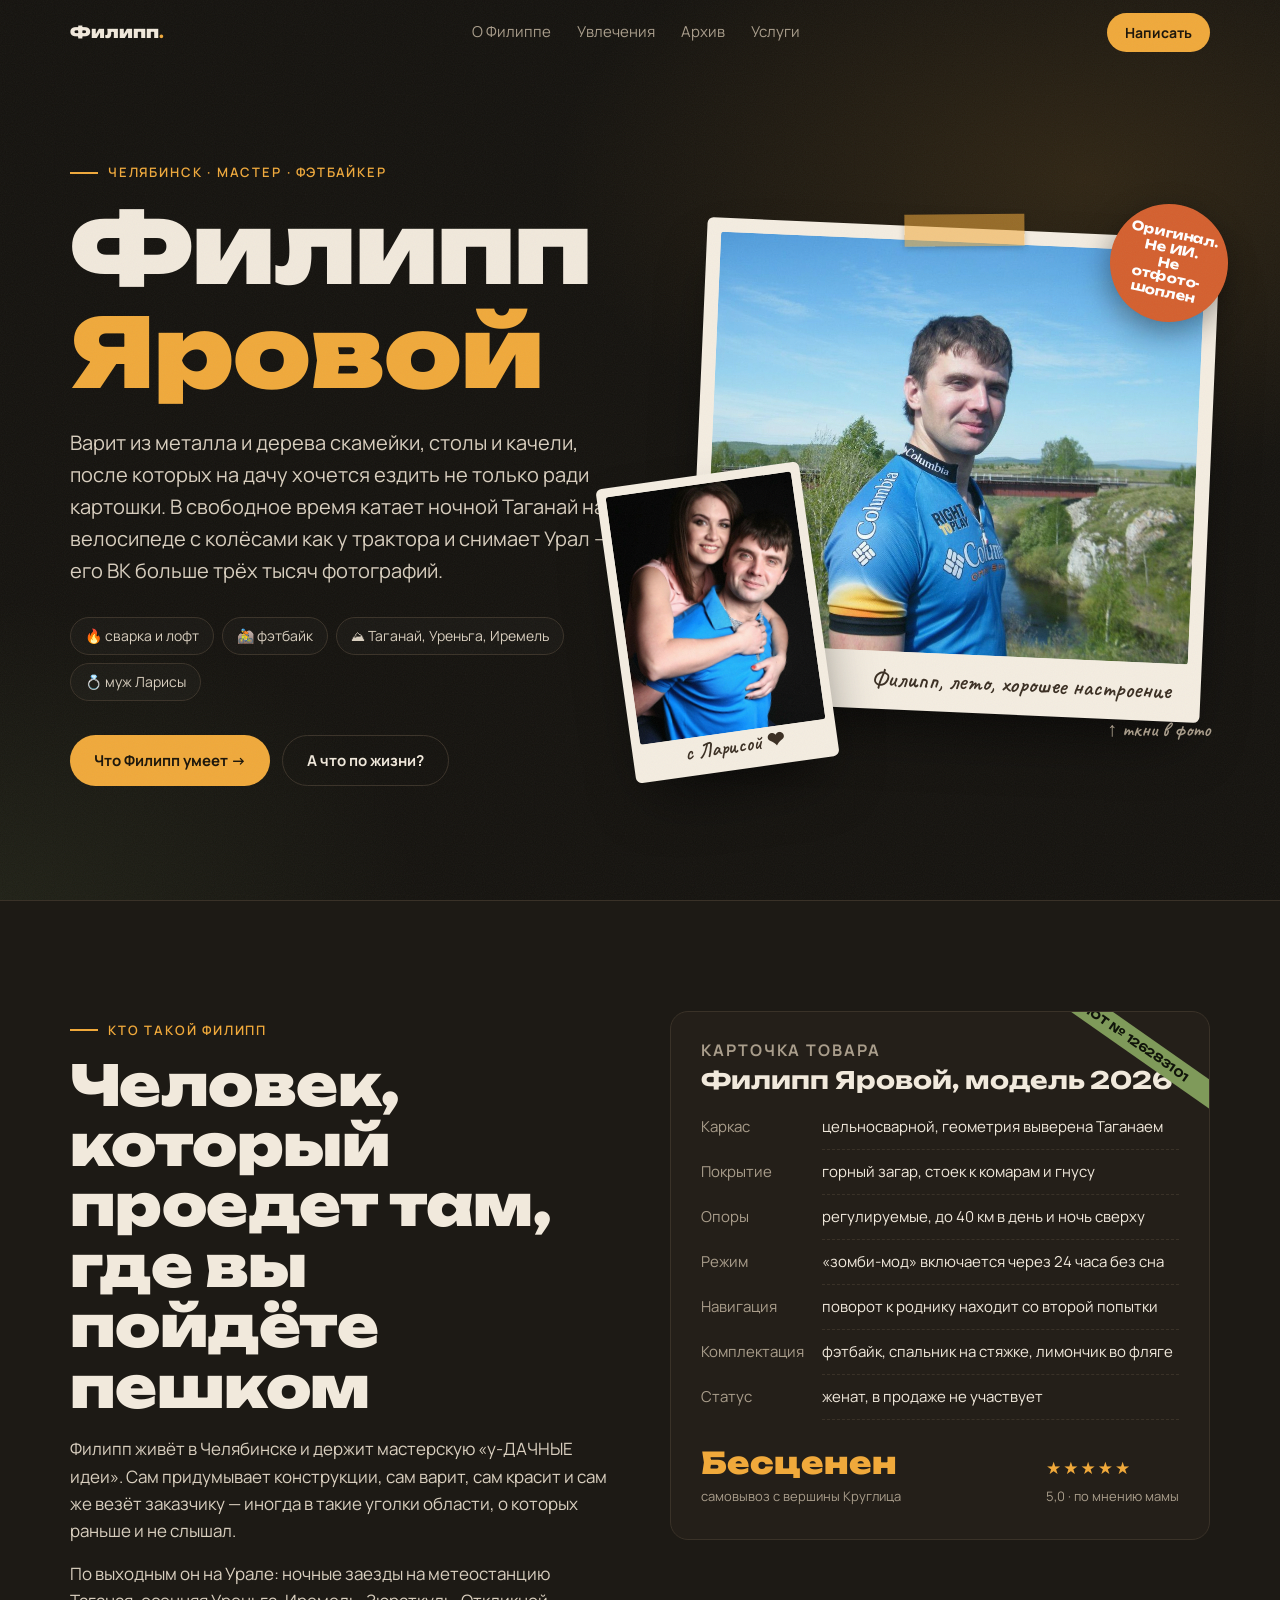
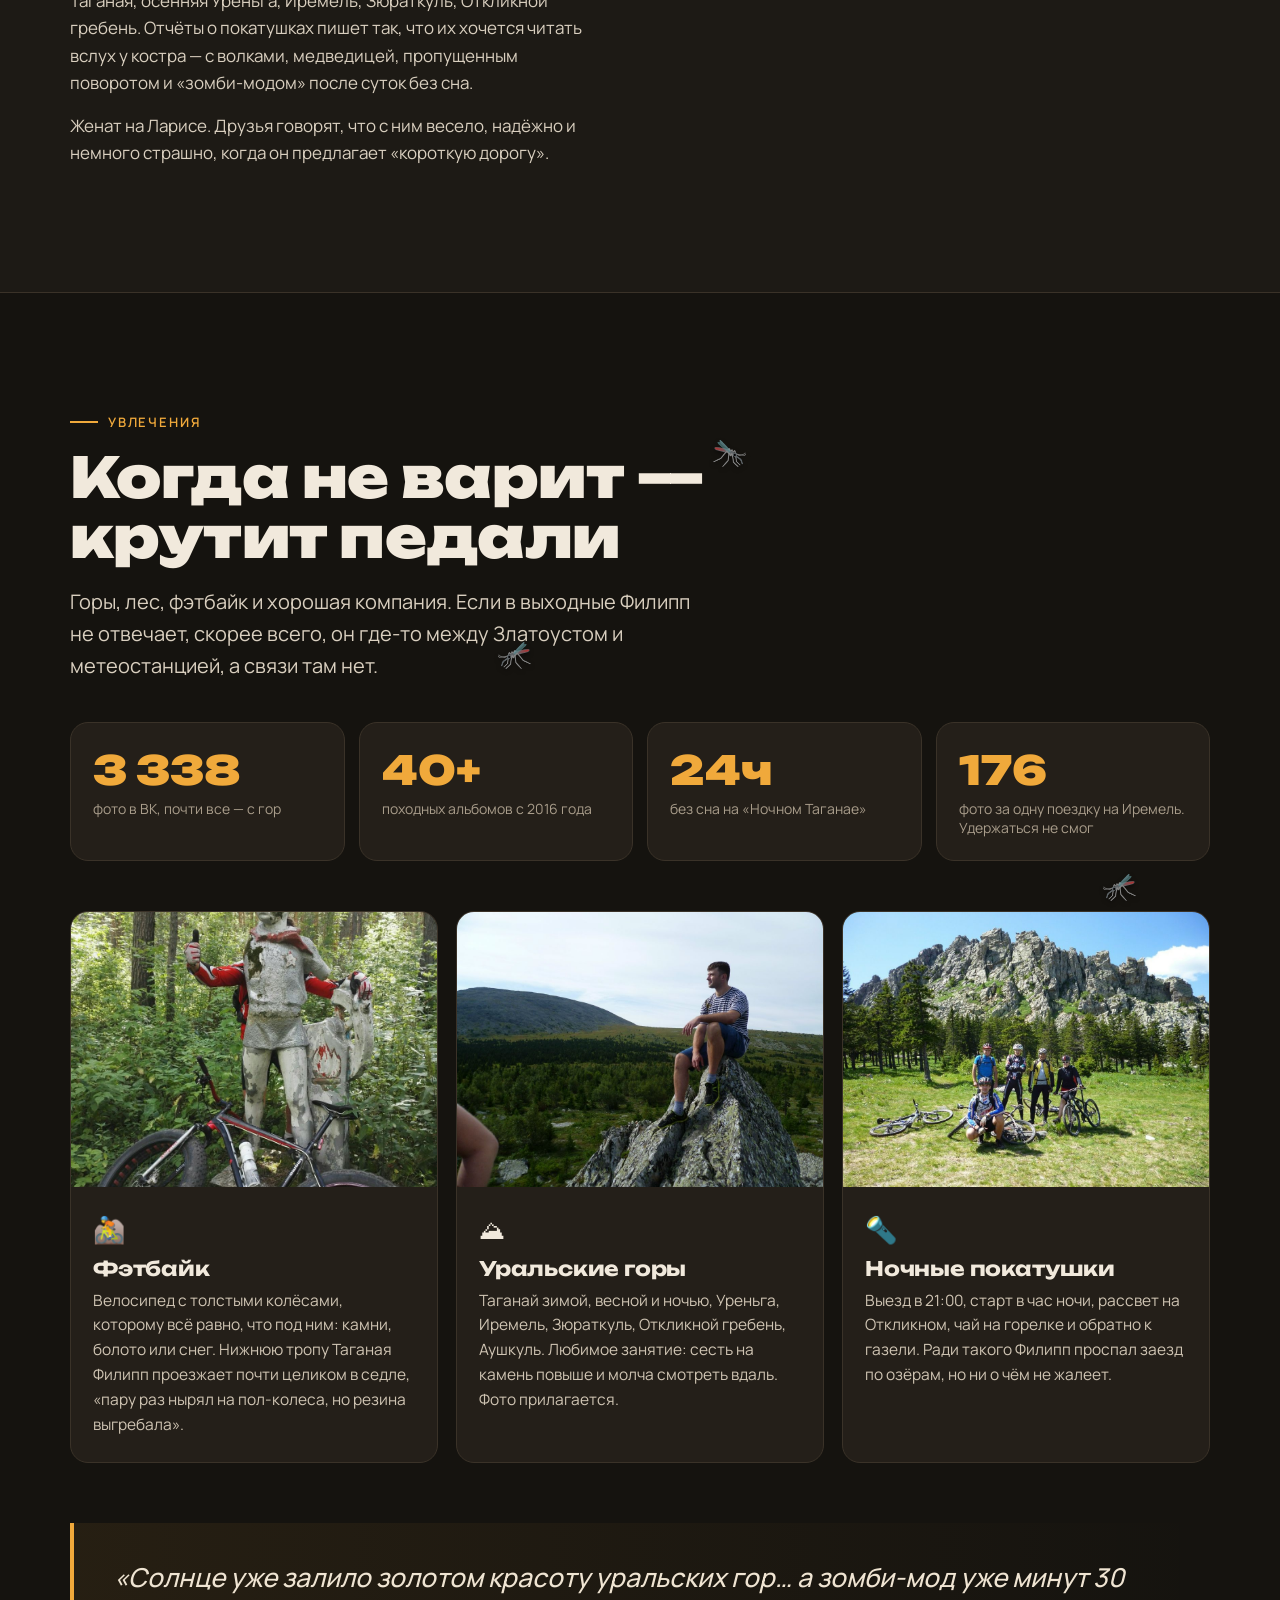
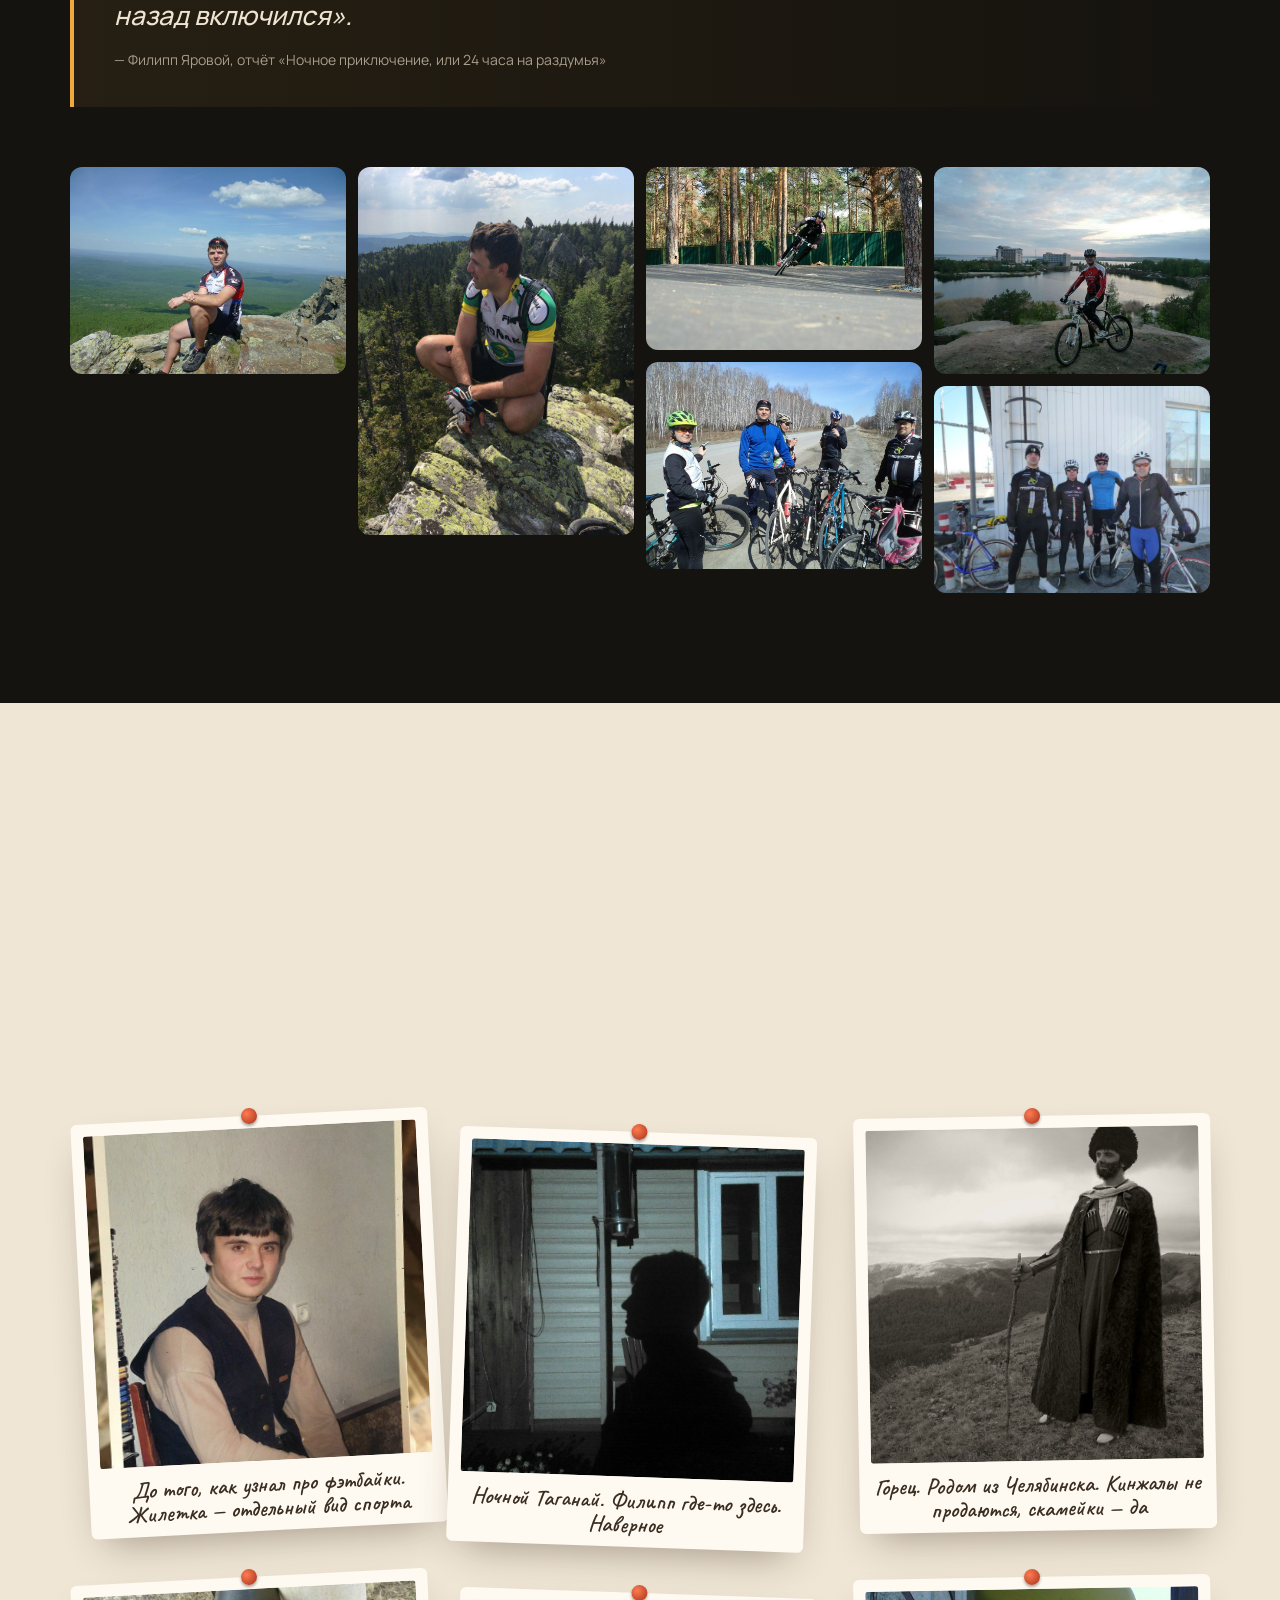
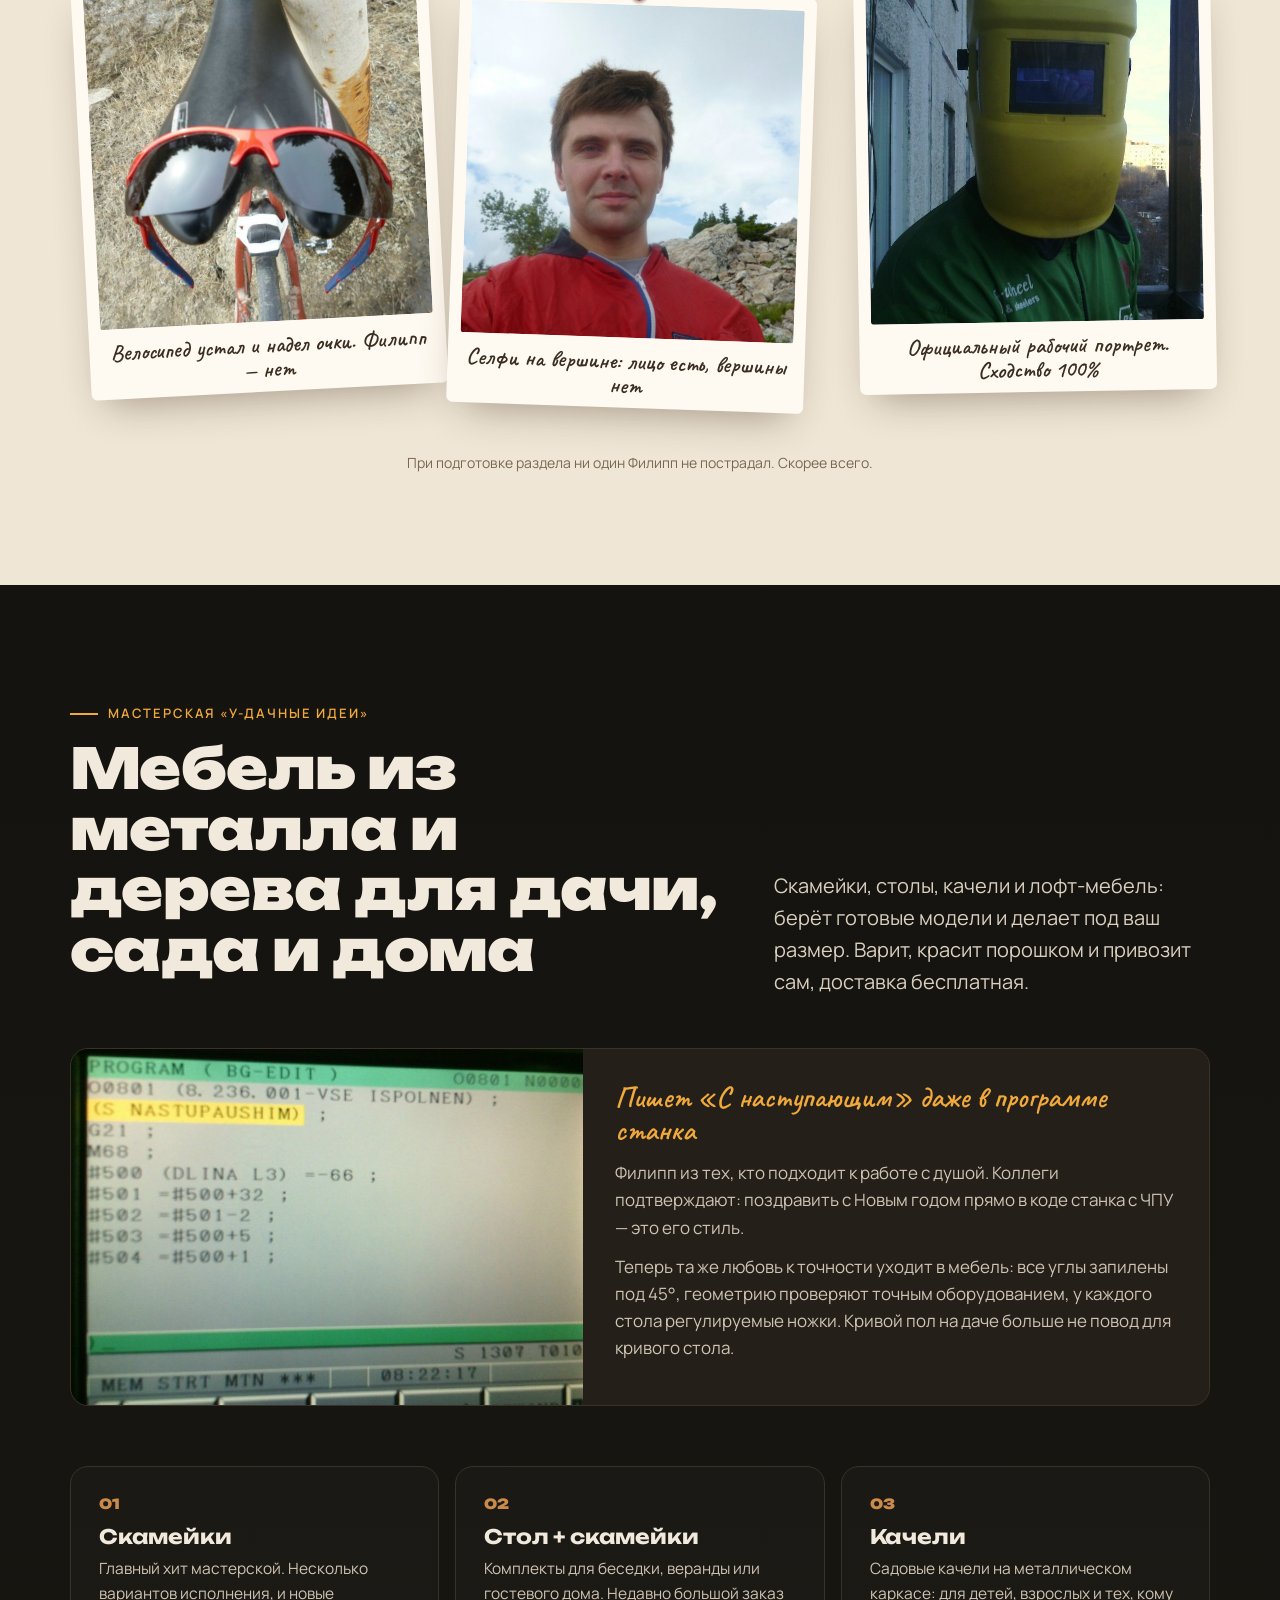
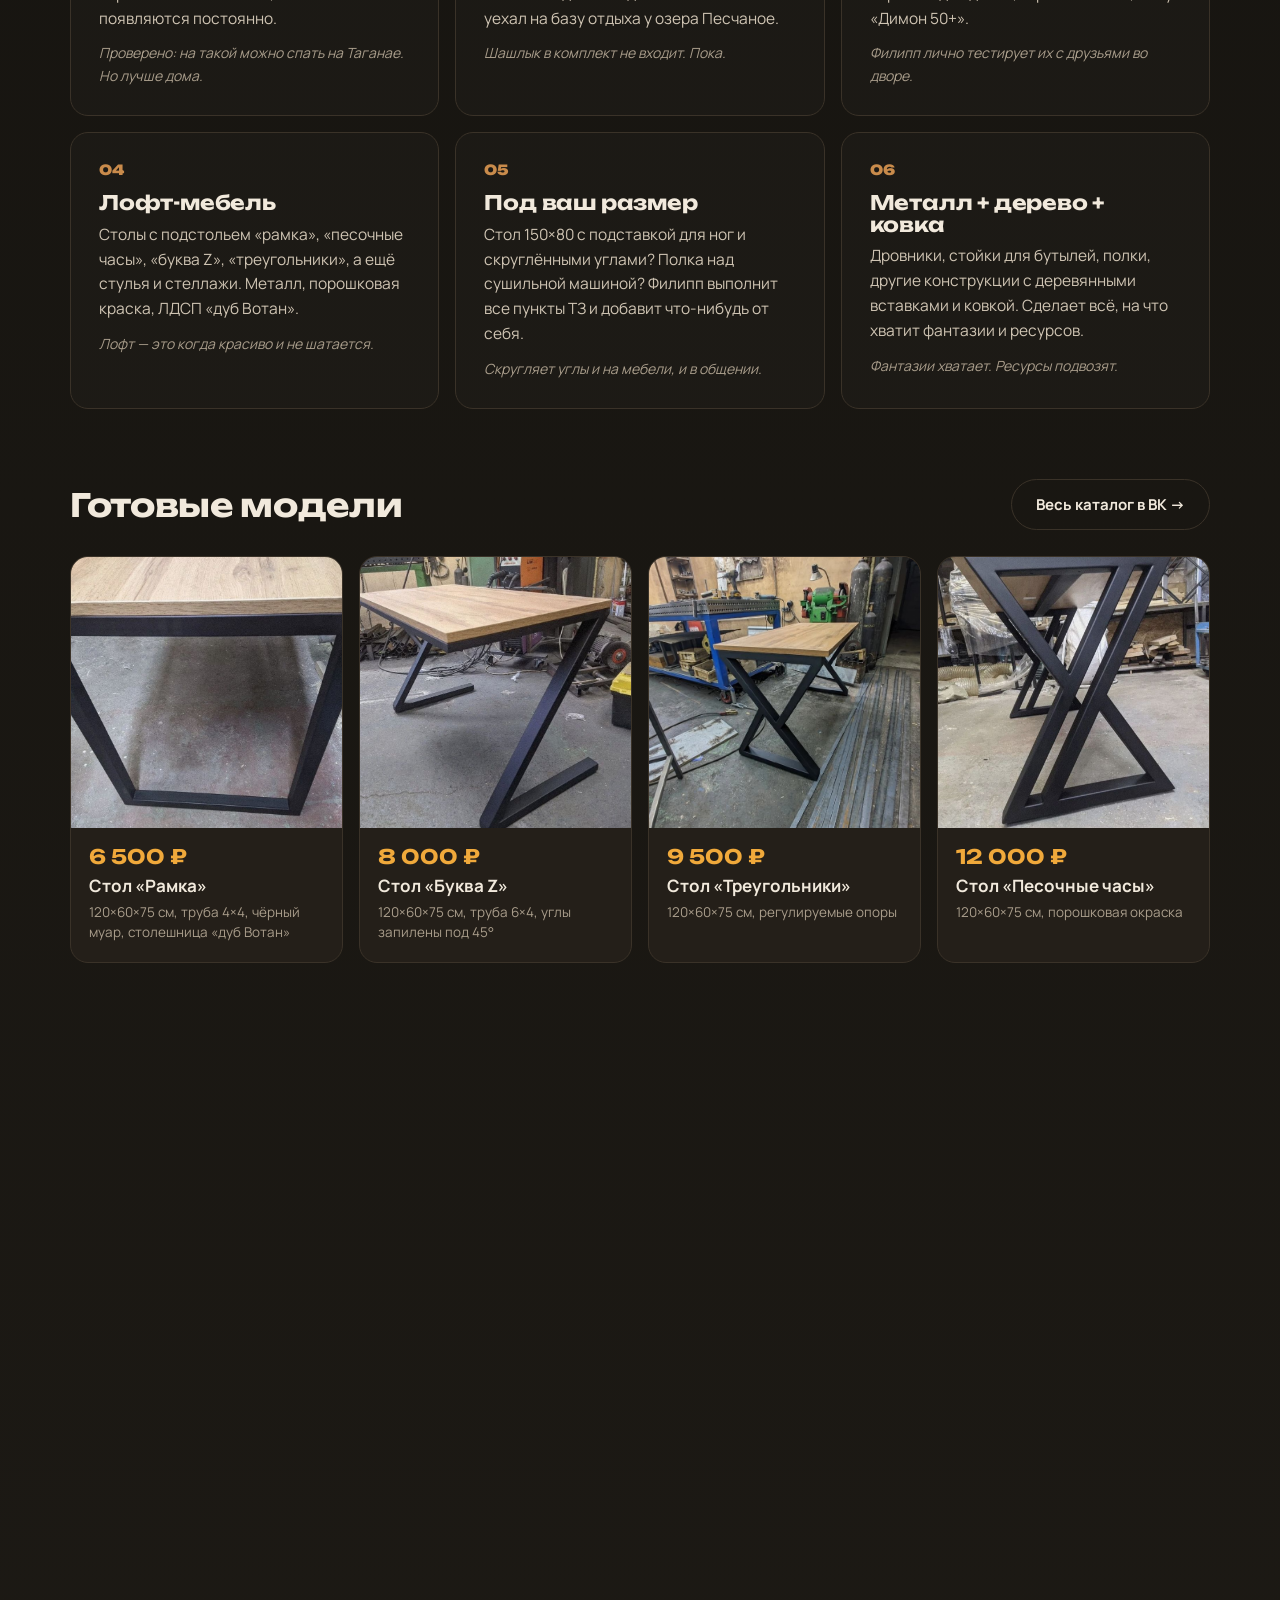
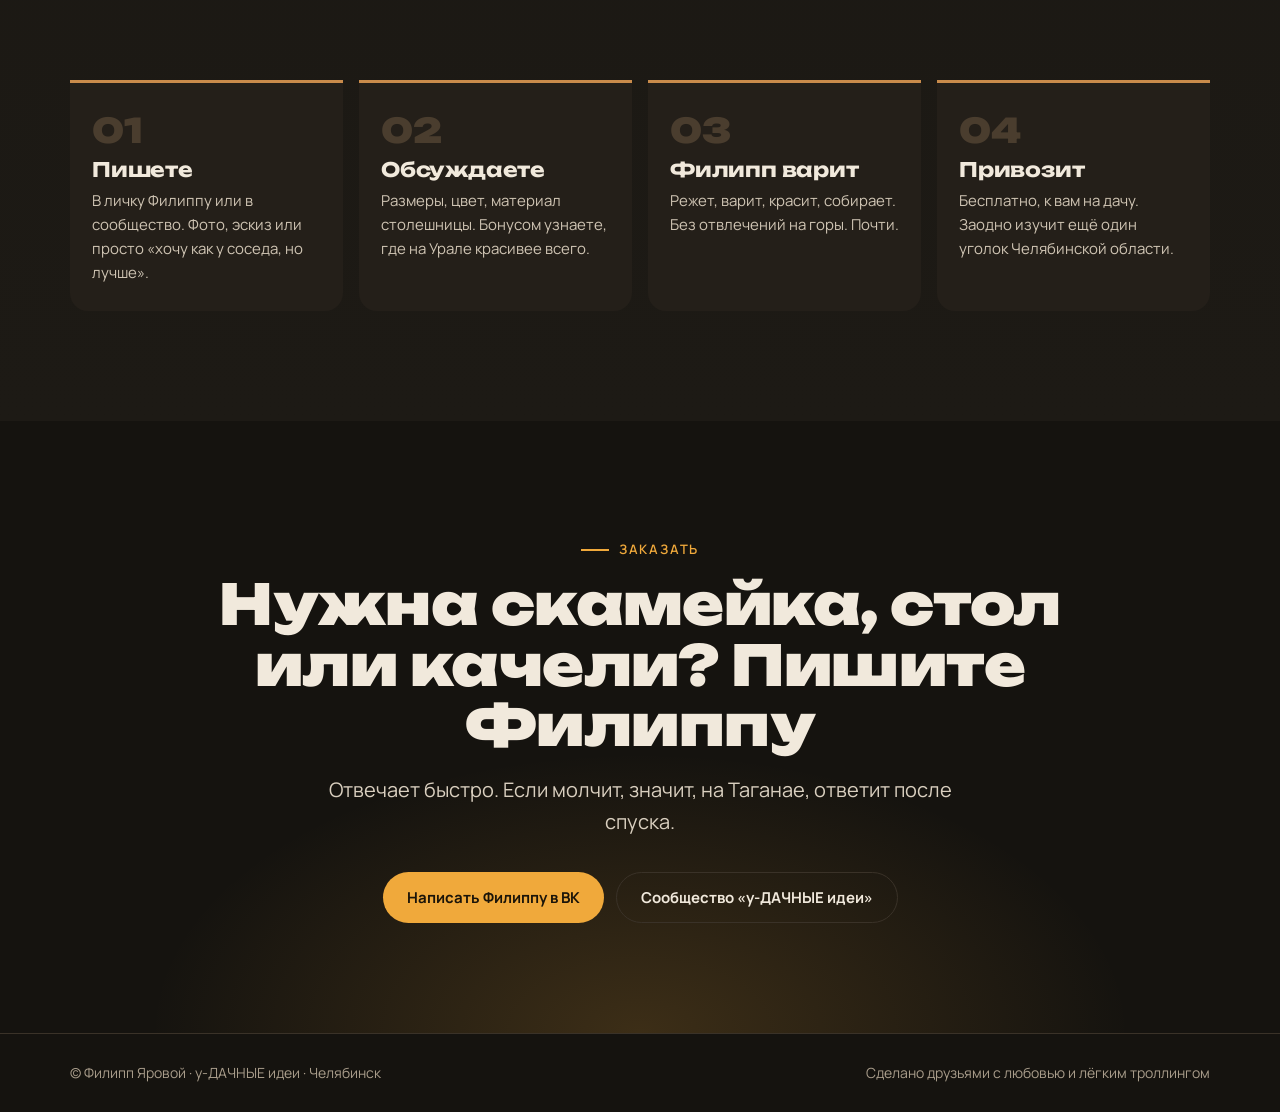
<file: filipp/index.html>
<!doctype html>
<html lang="ru">
<head>
<meta charset="utf-8">
<meta name="viewport" content="width=device-width, initial-scale=1">
<title>Филипп Яровой — мастер, фэтбайкер, у-ДАЧНЫЕ идеи</title>
<meta name="description" content="Филипп Яровой из Челябинска: варит скамейки, столы и качели для дачи, катается на фэтбайке по Таганаю. Мастерская «у-ДАЧНЫЕ идеи».">
<meta property="og:title" content="Филипп Яровой — у-ДАЧНЫЕ идеи">
<meta property="og:description" content="Скамейки, столы, качели и лофт-мебель из металла и дерева. Челябинск и область, доставка бесплатно.">
<meta property="og:image" content="img/hero.jpg">
<link rel="icon" href="favicon.ico" sizes="any">
<link rel="icon" type="image/png" sizes="32x32" href="img/favicon-32.png">
<link rel="icon" type="image/png" sizes="192x192" href="img/icon-192.png">
<link rel="apple-touch-icon" href="img/apple-touch-icon.png">
<link rel="preconnect" href="https://fonts.googleapis.com">
<link rel="preconnect" href="https://fonts.gstatic.com" crossorigin>
<link href="https://fonts.googleapis.com/css2?family=Unbounded:wght@500;700;900&family=Manrope:wght@400;500;700&family=Caveat:wght@600&display=swap" rel="stylesheet">
<style>
:root{
  --bg:#15130f; --bg2:#1d1a15; --card:#241f19; --line:#3a3228;
  --text:#f1e9dc; --muted:#a99d8b; --wood:#c98b4b; --amber:#f0a93b; --rust:#d4602f; --moss:#7f9a5a;
  --r:18px; --max:1180px;
}
*{box-sizing:border-box;margin:0;padding:0}
html{scroll-behavior:smooth}
body{background:var(--bg);color:var(--text);font:400 17px/1.6 Manrope,system-ui,sans-serif;overflow-x:hidden}
img{display:block;max-width:100%}
a{color:inherit}
.wrap{max-width:var(--max);margin:0 auto;padding:0 20px}
h1,h2,h3{font-family:Unbounded,sans-serif;line-height:1.08;letter-spacing:-.01em}
h2{font-size:clamp(30px,5vw,56px);font-weight:900;margin-bottom:18px}
h3{font-size:20px;font-weight:700;margin-bottom:8px}
.kicker{display:inline-flex;gap:10px;align-items:center;font:600 13px/1 Manrope;letter-spacing:.14em;text-transform:uppercase;color:var(--amber);margin-bottom:18px}
.kicker::before{content:"";width:28px;height:2px;background:currentColor}
.lead{font-size:clamp(17px,1.6vw,20px);color:#d9cfbf;max-width:640px}
.hand{font-family:Caveat,cursive;font-weight:600}
section{padding:110px 0;position:relative}

/* noise + metal texture */
body::before{content:"";position:fixed;inset:0;pointer-events:none;z-index:100;opacity:.05;
  background-image:url("data:image/svg+xml,%3Csvg xmlns='http://www.w3.org/2000/svg' width='160' height='160'%3E%3Cfilter id='n'%3E%3CfeTurbulence type='fractalNoise' baseFrequency='.9' numOctaves='3'/%3E%3C/filter%3E%3Crect width='100%25' height='100%25' filter='url(%23n)'/%3E%3C/svg%3E")}

/* NAV */
nav{position:fixed;top:0;left:0;right:0;z-index:50;transition:background .3s}
nav.solid{background:rgba(21,19,15,.88);backdrop-filter:blur(10px);border-bottom:1px solid var(--line)}
nav .wrap{display:flex;align-items:center;justify-content:space-between;height:64px}
.logo{font:900 16px Unbounded;text-decoration:none}
.logo b{color:var(--amber)}
nav ul{display:flex;gap:26px;list-style:none;font-size:15px}
nav ul a{text-decoration:none;color:var(--muted);transition:color .2s}
nav ul a:hover{color:var(--text)}
.btn{display:inline-flex;align-items:center;gap:10px;padding:14px 24px;border-radius:999px;background:var(--amber);color:#1a1409;font:700 15px Manrope;text-decoration:none;transition:transform .2s,box-shadow .2s;border:0;cursor:pointer}
.btn:hover{transform:translateY(-2px);box-shadow:0 10px 30px -8px rgba(240,169,59,.6)}
.btn.ghost{background:transparent;color:var(--text);border:1.5px solid var(--line)}
.btn.ghost:hover{border-color:var(--amber);box-shadow:none}
nav .btn{padding:10px 18px;font-size:14px}

/* HERO */
.hero{padding:130px 0 90px;min-height:min(100vh,920px);display:flex;align-items:center;
  background:radial-gradient(900px 500px at 85% 20%,rgba(240,169,59,.12),transparent 60%),radial-gradient(700px 500px at 0% 100%,rgba(127,154,90,.1),transparent 60%)}
.hero-grid{display:grid;grid-template-columns:1.05fr .95fr;gap:60px;align-items:center}
.hero h1{font-size:clamp(46px,7.5vw,96px);font-weight:900;margin-bottom:22px}
.hero h1 .ln2{display:block;color:var(--amber)}
#hobby{overflow:hidden}
.hero .lead{margin-bottom:30px}
.tags{display:flex;flex-wrap:wrap;gap:8px;margin-bottom:34px}
.tag{padding:7px 14px;border:1px solid var(--line);border-radius:999px;font-size:14px;color:#d9cfbf;background:rgba(255,255,255,.02)}
.cta-row{display:flex;gap:12px;flex-wrap:wrap}

.hero-photo{position:relative}
.polaroid{background:#f4ede1;padding:14px 14px 58px;border-radius:6px;box-shadow:0 30px 60px -20px rgba(0,0,0,.7);position:relative}
.polaroid img{border-radius:3px;aspect-ratio:4/3.4;object-fit:cover;width:100%}
.polaroid .cap{position:absolute;left:0;right:0;bottom:12px;text-align:center;color:#3a2e22;font-size:28px}
.hero-photo .main{transform:rotate(2.5deg)}
.hero-photo .main .cap{padding-left:30%;font-size:24px}
.hero-photo .mini{position:absolute;width:40%;left:-16%;bottom:-12%;transform:rotate(-8deg);padding:9px 9px 38px}
.hero-photo .mini img{aspect-ratio:3/4}
.hero-photo .mini .cap{font-size:21px;bottom:6px}
.tape{position:absolute;top:-14px;left:50%;width:120px;height:32px;transform:translateX(-50%) rotate(-3deg);background:rgba(240,169,59,.55);box-shadow:0 2px 6px rgba(0,0,0,.2)}
.sticker{position:absolute;top:-24px;right:-18px;width:118px;height:118px;border-radius:50%;background:var(--rust);color:#fff;display:grid;place-items:center;text-align:center;font:700 13px/1.15 Unbounded;transform:rotate(12deg);box-shadow:0 10px 30px rgba(0,0,0,.4);padding:12px;animation:wob 5s ease-in-out infinite}
@keyframes wob{50%{transform:rotate(4deg) scale(1.04)}}

/* SPEC CARD */
.about{background:var(--bg2);border-top:1px solid var(--line);border-bottom:1px solid var(--line)}
.about-grid{display:grid;grid-template-columns:1fr 1fr;gap:60px;align-items:start}
.about p{color:#d9cfbf;margin-bottom:16px}
.spec{background:var(--card);border:1px solid var(--line);border-radius:var(--r);padding:30px;position:relative;overflow:hidden}
.spec::after{content:"ЛОТ № 126283101";position:absolute;top:18px;right:-40px;transform:rotate(35deg);background:var(--moss);color:#10140a;font:700 11px Unbounded;padding:5px 50px}
.spec h3{font-size:16px;color:var(--muted);font-family:Manrope;font-weight:700;text-transform:uppercase;letter-spacing:.12em;margin-bottom:6px}
.spec .title{font:700 24px Unbounded;margin-bottom:20px}
.spec dl{display:grid;grid-template-columns:auto 1fr;gap:10px 18px;font-size:15px}
.spec dt{color:var(--muted)}
.spec dd{border-bottom:1px dashed var(--line);padding-bottom:10px}
.spec .price{display:flex;justify-content:space-between;align-items:end;margin-top:24px;gap:12px;flex-wrap:wrap}
.spec .price b{font:900 30px Unbounded;color:var(--amber)}
.spec .price small{color:var(--muted);font-size:13px}
.stars{color:var(--amber);letter-spacing:2px}

/* HOBBIES */
.stats{display:grid;grid-template-columns:repeat(4,1fr);gap:14px;margin:40px 0 50px}
.stat{background:var(--card);border:1px solid var(--line);border-radius:var(--r);padding:22px}
.stat b{display:block;font:900 clamp(26px,3.4vw,40px) Unbounded;color:var(--amber);margin-bottom:4px}
.stat span{color:var(--muted);font-size:14px;line-height:1.4;display:block}
.hobby-grid{display:grid;grid-template-columns:repeat(3,1fr);gap:18px}
.hobby{background:var(--card);border:1px solid var(--line);border-radius:var(--r);overflow:hidden;display:flex;flex-direction:column;transition:transform .3s,border-color .3s}
.hobby:hover{transform:translateY(-4px);border-color:#5a4b39}
.hobby img{aspect-ratio:4/3;object-fit:cover;width:100%;cursor:zoom-in}
.hobby .body{padding:22px 22px 26px}
.hobby p{color:#cfc4b3;font-size:15.5px}
.hobby .emoji{font-size:26px;margin-bottom:8px}

.quote{margin:60px 0;padding:36px 40px;border-left:4px solid var(--amber);background:linear-gradient(90deg,rgba(240,169,59,.08),transparent);border-radius:0 var(--r) var(--r) 0}
.quote p{font:500 clamp(19px,2.2vw,26px)/1.45 Manrope;color:#efe4d2;font-style:italic}
.quote cite{display:block;margin-top:14px;color:var(--muted);font-style:normal;font-size:14px}

.gallery{columns:4 240px;column-gap:12px}
.gallery img{width:100%;margin-bottom:12px;border-radius:12px;cursor:zoom-in;transition:filter .3s,transform .3s}
.gallery img:hover{filter:brightness(1.1);transform:scale(1.01)}

/* BLOOPERS */
.bloopers{background:#efe6d6;color:#2a2118}
.bloopers .kicker{color:var(--rust)}
.bloopers .lead{color:#5a4a39}
.board{display:grid;grid-template-columns:repeat(3,1fr);gap:46px 34px;margin-top:56px}
.board .polaroid{background:#fffaf1;box-shadow:0 18px 40px -16px rgba(60,40,20,.45);padding:12px 12px 70px;transition:transform .3s}
.board .polaroid:nth-child(3n+1){transform:rotate(-3deg)}
.board .polaroid:nth-child(3n+2){transform:rotate(2deg) translateY(16px)}
.board .polaroid:nth-child(3n){transform:rotate(-1deg)}
.board .polaroid:hover{transform:rotate(0) scale(1.03);z-index:2}
.board .polaroid img{aspect-ratio:1;cursor:zoom-in}
.board .cap{font-size:23px;line-height:1.05;padding:0 14px;bottom:10px}
.disclaimer{margin-top:60px;text-align:center;color:#7a6753;font-size:14px}

/* SERVICES */
.services{background:
  linear-gradient(180deg,var(--bg) 0,var(--bg2) 100%)}
.svc-head{display:grid;grid-template-columns:1.2fr .8fr;gap:50px;align-items:end;margin-bottom:50px}
.work-joke{display:grid;grid-template-columns:.9fr 1.1fr;gap:0;background:var(--card);border:1px solid var(--line);border-radius:var(--r);overflow:hidden;margin-bottom:60px}
.work-joke img{height:100%;object-fit:cover;cursor:zoom-in}
.work-joke .body{padding:32px}
.work-joke .hand{font-size:30px;color:var(--amber);line-height:1.1;margin-bottom:12px}
.work-joke p{color:#cfc4b3;margin-bottom:12px}
.svc-grid{display:grid;grid-template-columns:repeat(3,1fr);gap:16px;margin-bottom:70px}
.svc{padding:28px;border:1px solid var(--line);border-radius:var(--r);background:rgba(255,255,255,.015);transition:background .3s,border-color .3s}
.svc:hover{background:var(--card);border-color:#5a4b39}
.svc .n{font:900 14px Unbounded;color:var(--wood);margin-bottom:14px;display:block}
.svc p{color:#cfc4b3;font-size:15.5px}
.svc .joke{display:block;margin-top:12px;color:var(--muted);font-size:14px;font-style:italic}

.catalog-head{display:flex;justify-content:space-between;align-items:end;gap:20px;flex-wrap:wrap;margin-bottom:26px}
.catalog-head h3{font-size:clamp(22px,3vw,32px)}
.catalog{display:grid;grid-template-columns:repeat(4,1fr);gap:16px}
.item{background:var(--card);border:1px solid var(--line);border-radius:var(--r);overflow:hidden;display:flex;flex-direction:column;transition:transform .3s}
.item:hover{transform:translateY(-4px)}
.item img{aspect-ratio:1;object-fit:cover;width:100%;cursor:zoom-in;background:#2e281f}
.item .body{padding:16px 18px 20px;display:flex;flex-direction:column;gap:6px;flex:1}
.item .price{font:700 20px Unbounded;color:var(--amber)}
.item .name{font-weight:700;line-height:1.3}
.item .desc{color:var(--muted);font-size:13.5px;line-height:1.45}

.perks{display:grid;grid-template-columns:repeat(4,1fr);gap:16px;margin:60px 0}
.perk{padding:22px;border-radius:var(--r);background:rgba(127,154,90,.08);border:1px solid rgba(127,154,90,.25)}
.perk b{display:block;font:700 16px Unbounded;margin-bottom:6px}
.perk span{color:#cfc4b3;font-size:14.5px}

.steps{display:grid;grid-template-columns:repeat(4,1fr);gap:16px;counter-reset:s}
.step{position:relative;padding:26px 22px;border-top:3px solid var(--wood);background:var(--card);border-radius:0 0 var(--r) var(--r)}
.step::before{counter-increment:s;content:"0" counter(s);font:900 34px Unbounded;color:#4a3d2e;display:block;margin-bottom:8px}
.step p{color:#cfc4b3;font-size:15px}

/* CTA */
.cta{padding:110px 0;text-align:center;background:radial-gradient(700px 400px at 50% 100%,rgba(240,169,59,.18),transparent 70%)}
.cta h2{max-width:900px;margin:0 auto 18px}
.cta .lead{margin:0 auto 34px}
.cta .cta-row{justify-content:center}
footer{border-top:1px solid var(--line);padding:28px 0;color:var(--muted);font-size:14px}
footer .wrap{display:flex;justify-content:space-between;gap:16px;flex-wrap:wrap}

/* lightbox */
.lb{position:fixed;inset:0;background:rgba(10,8,6,.93);display:none;place-items:center;z-index:200;padding:20px;cursor:zoom-out}
.lb.on{display:grid}
.lb img{max-height:90vh;max-width:94vw;border-radius:10px;box-shadow:0 20px 60px rgba(0,0,0,.6)}

/* ===== дурацкие анимации ===== */
/* буквы имени — желе */
.hero h1 .ch{display:inline-block;transition:transform .2s}
.hero h1 .ch:hover{animation:jelly .6s}
@keyframes jelly{0%{transform:scale(1)}30%{transform:scale(1.25,.75)}45%{transform:scale(.8,1.2) translateY(-8px)}60%{transform:scale(1.1,.9)}80%{transform:scale(.97,1.03)}100%{transform:scale(1)}}
/* наклейка крутится */
.sticker{cursor:pointer}
.sticker:hover{animation:spin 1s cubic-bezier(.5,-0.5,.5,1.5)}
@keyframes spin{to{transform:rotate(372deg) scale(1.1)}}
/* фото героя: режим горца */
.hero-photo .main{cursor:pointer;transition:transform .6s cubic-bezier(.5,-0.4,.4,1.6)}
.hero-photo .main.flip{transform:rotate(-4deg) scale(.96)}
.hero-photo .main.spin{animation:flip .7s ease-in-out}
@keyframes flip{50%{transform:rotateY(90deg) rotate(2deg)}}
.hint{position:absolute;bottom:-34px;right:0;color:var(--muted);font-size:20px;pointer-events:none}
/* полароиды качаются на гвоздиках */
.board .polaroid::before{content:"";position:absolute;top:-8px;left:50%;width:16px;height:16px;margin-left:-8px;border-radius:50%;background:radial-gradient(circle at 35% 35%,#ff7b52,#a3321a);box-shadow:0 2px 3px rgba(0,0,0,.35);z-index:3}
.board .polaroid.rv.in{transform-origin:50% 0;animation:swing 4s ease-in-out infinite}
.board .polaroid.rv.in:nth-child(2n){animation-duration:5s;animation-delay:-1.3s}
.board .polaroid.rv.in:nth-child(3n){animation-duration:3.6s;animation-delay:-2s}
.board .polaroid.rv.in:hover{animation:swing-hard .8s ease-in-out infinite}
@keyframes swing{0%,100%{transform:rotate(-3deg)}50%{transform:rotate(3deg)}}
@keyframes swing-hard{0%,100%{transform:rotate(-12deg) scale(1.03)}50%{transform:rotate(12deg) scale(1.03)}}
/* кнопка «Написать» нервничает */
nav .btn{animation:nudge 6s ease-in-out infinite}
@keyframes nudge{0%,88%,100%{transform:none}90%{transform:rotate(-8deg)}92%{transform:rotate(8deg)}94%{transform:rotate(-6deg)}96%{transform:rotate(4deg)}}
/* «Бесценен» мигает ценником */
.spec .price b{display:inline-block;animation:pulse 2.4s ease-in-out infinite}
@keyframes pulse{50%{transform:scale(1.08) rotate(-2deg);text-shadow:0 0 18px rgba(240,169,59,.6)}}
/* фэтбайкер едет по низу экрана */
.rider{position:fixed;bottom:6px;left:-80px;font-size:40px;z-index:60;pointer-events:none;animation:ride 16s linear infinite;animation-delay:3s}
.rider span{display:inline-block;transform:scaleX(-1);animation:bump .35s ease-in-out infinite alternate}
@keyframes ride{0%{left:-80px}45%{left:calc(100vw + 20px)}100%{left:calc(100vw + 20px)}}
@keyframes bump{to{transform:scaleX(-1) translateY(-5px) rotate(-6deg)}}
/* искры сварки по клику */
.spark{position:fixed;width:6px;height:6px;border-radius:50%;pointer-events:none;z-index:300;background:#ffd36b;box-shadow:0 0 8px 2px #ff9b2f}
/* комар */
.mosquito{position:absolute;font-size:28px;cursor:crosshair;z-index:5;user-select:none;transition:left 1.4s ease-in-out,top 1.4s ease-in-out;filter:drop-shadow(0 2px 2px rgba(0,0,0,.5))}
.mosquito.dead{transition:none;animation:splat .5s forwards}
@keyframes splat{to{transform:scale(2.2) rotate(40deg);opacity:0}}
.score{position:fixed;right:16px;bottom:62px;z-index:61;background:var(--card);border:1px solid var(--line);border-radius:999px;padding:8px 14px;font-size:14px;display:none}
.score.on{display:block;animation:pop .4s}
@keyframes pop{0%{transform:scale(.5)}70%{transform:scale(1.15)}}
/* стикеры-эмодзи в карточках хобби прыгают */
.hobby:hover .emoji{animation:hop .5s ease-in-out 2}
@keyframes hop{50%{transform:translateY(-12px) rotate(15deg)}}
/* цены в каталоге трясутся при наведении */
.item:hover .price{animation:shake .4s}
@keyframes shake{25%{transform:translateX(-4px) rotate(-3deg)}75%{transform:translateX(4px) rotate(3deg)}}
/* шаги — номера светятся по очереди */
.step::before{animation:glow 4s infinite}
.step:nth-child(2)::before{animation-delay:1s}.step:nth-child(3)::before{animation-delay:2s}.step:nth-child(4)::before{animation-delay:3s}
@keyframes glow{0%,20%,100%{color:#4a3d2e}10%{color:var(--amber)}}

/* reveal */
.rv{opacity:0;transform:translateY(24px);transition:opacity .8s ease,transform .8s ease}
.rv.in{opacity:1;transform:none}
@media (prefers-reduced-motion:reduce){
  .rv{opacity:1;transform:none}html{scroll-behavior:auto}
  *,*::before{animation:none!important}
  .rider,.mosquito{display:none}
}

@media (max-width:960px){
  nav ul{display:none}
  .hero-grid,.about-grid,.svc-head,.work-joke{grid-template-columns:1fr}
  .hero{padding-top:110px}
  .hero-photo{max-width:520px;margin:30px auto 40px}
  .hero-photo .mini{left:-4%}
  .hobby-grid,.svc-grid{grid-template-columns:1fr 1fr}
  .catalog,.perks,.steps,.stats{grid-template-columns:1fr 1fr}
  .board{grid-template-columns:1fr 1fr}
  .work-joke img{max-height:320px;width:100%}
}
@media (max-width:600px){
  body{font-size:16px}
  section{padding:80px 0}
  .wrap{padding:0 16px}
  .hobby-grid,.svc-grid,.board{grid-template-columns:1fr}
  .catalog{grid-template-columns:1fr 1fr;gap:10px}
  .item .body{padding:12px}
  .item .price{font-size:16px}
  .item .desc{display:none}
  .sticker{width:92px;height:92px;font-size:11px;right:-6px}
  .spec{padding:22px}
  .spec dl{grid-template-columns:1fr;gap:2px}
  .spec dt{font-size:13px}
  .board{gap:34px;padding:0 10px}
  .quote{padding:24px}
  nav .btn{display:none}
}
</style>
</head>
<body>

<nav id="nav">
  <div class="wrap">
    <a class="logo" href="#top">Филипп<b>.</b></a>
    <ul>
      <li><a href="#about">О Филиппе</a></li>
      <li><a href="#hobby">Увлечения</a></li>
      <li><a href="#archive">Архив</a></li>
      <li><a href="#services">Услуги</a></li>
    </ul>
    <a class="btn" href="https://vk.com/id126283101" target="_blank" rel="noopener">Написать</a>
  </div>
</nav>

<!-- HERO -->
<header class="hero" id="top">
  <div class="wrap hero-grid">
    <div class="rv">
      <div class="kicker">Челябинск · мастер · фэтбайкер</div>
      <h1>Филипп <span class="ln2">Яровой</span></h1>
      <p class="lead">Варит из металла и дерева скамейки, столы и качели, после которых на дачу хочется ездить не только ради картошки. В свободное время катает ночной Таганай на велосипеде с колёсами как у трактора и снимает Урал — в его ВК больше трёх тысяч фотографий.</p>
      <div class="tags">
        <span class="tag">🔥 сварка и лофт</span>
        <span class="tag">🚵 фэтбайк</span>
        <span class="tag">⛰ Таганай, Уреньга, Иремель</span>
        <span class="tag">💍 муж Ларисы</span>
      </div>
      <div class="cta-row">
        <a class="btn" href="#services">Что Филипп умеет →</a>
        <a class="btn ghost" href="#hobby">А что по жизни?</a>
      </div>
    </div>
    <div class="hero-photo rv">
      <div class="polaroid main">
        <span class="tape"></span>
        <img src="img/hero.jpg" alt="Филипп Яровой" id="heroImg">
        <div class="cap hand">Филипп, лето, хорошее настроение</div>
      </div>
      <div class="hint hand">↑ ткни в фото</div>
      <div class="polaroid mini">
        <img src="img/f-wife.jpg" alt="Филипп с Ларисой" data-lb>
        <div class="cap hand">с Ларисой ❤</div>
      </div>
      <div class="sticker">Оригинал.<br>Не ИИ.<br>Не отфото&shy;шоплен</div>
    </div>
  </div>
</header>

<!-- ABOUT -->
<section class="about" id="about">
  <div class="wrap about-grid">
    <div class="rv">
      <div class="kicker">Кто такой Филипп</div>
      <h2>Человек, который проедет там, где вы пойдёте пешком</h2>
      <p>Филипп живёт в Челябинске и держит мастерскую «у-ДАЧНЫЕ идеи». Сам придумывает конструкции, сам варит, сам красит и сам же везёт заказчику — иногда в такие уголки области, о которых раньше и не слышал.</p>
      <p>По выходным он на Урале: ночные заезды на метеостанцию Таганая, осенняя Уреньга, Иремель, Зюраткуль, Откликной гребень. Отчёты о покатушках пишет так, что их хочется читать вслух у костра — с волками, медведицей, пропущенным поворотом и «зомби-модом» после суток без сна.</p>
      <p>Женат на Ларисе. Друзья говорят, что с ним весело, надёжно и немного страшно, когда он предлагает «короткую дорогу».</p>
    </div>
    <div class="spec rv">
      <h3>Карточка товара</h3>
      <div class="title">Филипп Яровой, модель 2026</div>
      <dl>
        <dt>Каркас</dt><dd>цельносварной, геометрия выверена Таганаем</dd>
        <dt>Покрытие</dt><dd>горный загар, стоек к комарам и гнусу</dd>
        <dt>Опоры</dt><dd>регулируемые, до 40 км в день и ночь сверху</dd>
        <dt>Режим</dt><dd>«зомби-мод» включается через 24 часа без сна</dd>
        <dt>Навигация</dt><dd>поворот к роднику находит со второй попытки</dd>
        <dt>Комплектация</dt><dd>фэтбайк, спальник на стяжке, лимончик во фляге</dd>
        <dt>Статус</dt><dd>женат, в продаже не участвует</dd>
      </dl>
      <div class="price">
        <div><b>Бесценен</b><br><small>самовывоз с вершины Круглица</small></div>
        <div><span class="stars">★★★★★</span><br><small>5,0 · по мнению мамы</small></div>
      </div>
    </div>
  </div>
</section>

<!-- HOBBIES -->
<section id="hobby">
  <div class="wrap">
    <div class="rv">
      <div class="kicker">Увлечения</div>
      <h2>Когда не варит —<br>крутит педали</h2>
      <p class="lead">Горы, лес, фэтбайк и хорошая компания. Если в выходные Филипп не отвечает, скорее всего, он где-то между Златоустом и метеостанцией, а связи там нет.</p>
    </div>

    <div class="stats rv">
      <div class="stat"><b>3 338</b><span>фото в ВК, почти все — с гор</span></div>
      <div class="stat"><b>40+</b><span>походных альбомов с 2016 года</span></div>
      <div class="stat"><b>24 ч</b><span>без сна на «Ночном Таганае»</span></div>
      <div class="stat"><b>176</b><span>фото за одну поездку на Иремель. Удержаться не смог</span></div>
    </div>

    <div class="hobby-grid">
      <article class="hobby rv">
        <img src="img/h-fatstatue.jpg" alt="Фэтбайк Филиппа в лесу" data-lb loading="lazy">
        <div class="body">
          <div class="emoji">🚵</div>
          <h3>Фэтбайк</h3>
          <p>Велосипед с толстыми колёсами, которому всё равно, что под ним: камни, болото или снег. Нижнюю тропу Таганая Филипп проезжает почти целиком в седле, «пару раз нырял на пол-колеса, но резина выгребала».</p>
        </div>
      </article>
      <article class="hobby rv">
        <img src="img/h-rock.jpg" alt="Филипп на скале" data-lb loading="lazy">
        <div class="body">
          <div class="emoji">⛰</div>
          <h3>Уральские горы</h3>
          <p>Таганай зимой, весной и ночью, Уреньга, Иремель, Зюраткуль, Откликной гребень, Аушкуль. Любимое занятие: сесть на камень повыше и молча смотреть вдаль. Фото прилагается.</p>
        </div>
      </article>
      <article class="hobby rv">
        <img src="img/h-team.jpg" alt="Велокоманда на поляне" data-lb loading="lazy">
        <div class="body">
          <div class="emoji">🔦</div>
          <h3>Ночные покатушки</h3>
          <p>Выезд в 21:00, старт в час ночи, рассвет на Откликном, чай на горелке и обратно к газели. Ради такого Филипп проспал заезд по озёрам, но ни о чём не жалеет.</p>
        </div>
      </article>
    </div>

    <blockquote class="quote rv">
      <p>«Солнце уже залило золотом красоту уральских гор… а зомби-мод уже минут 30 назад включился».</p>
      <cite>— Филипп Яровой, отчёт «Ночное приключение, или 24 часа на раздумья»</cite>
    </blockquote>

    <div class="gallery rv">
      <img src="img/h-view.jpg" alt="Филипп над долиной" data-lb loading="lazy">
      <img src="img/h-sit.jpg" alt="Привал на скалах" data-lb loading="lazy">
      <img src="img/h-ride.jpg" alt="Спуск на велосипеде" data-lb loading="lazy">
      <img src="img/h-group.jpg" alt="Велогруппа на трассе" data-lb loading="lazy">
      <img src="img/h-lake.jpg" alt="Велосипед у озера" data-lb loading="lazy">
      <img src="img/h-road.jpg" alt="Команда велосипедистов" data-lb loading="lazy">
    </div>
  </div>
</section>

<!-- BLOOPERS -->
<section class="bloopers" id="archive">
  <div class="wrap">
    <div class="rv">
      <div class="kicker">Секретный архив</div>
      <h2>Фото, которые Филипп просил не показывать</h2>
      <p class="lead">Мы честно собирались выбрать лучшие кадры. Но в альбомах нашлось вот это, и молчать мы не смогли.</p>
    </div>
    <div class="board">
      <figure class="polaroid rv">
        <img src="img/f-young.jpg" alt="Молодой Филипп" data-lb loading="lazy">
        <figcaption class="cap hand">До того, как узнал про фэтбайки. Жилетка — отдельный вид спорта</figcaption>
      </figure>
      <figure class="polaroid rv">
        <img src="img/f-dark.jpg" alt="Силуэт в темноте" data-lb loading="lazy">
        <figcaption class="cap hand">Ночной Таганай. Филипп где-то здесь. Наверное</figcaption>
      </figure>
      <figure class="polaroid rv">
        <img src="img/f-burka.jpg" alt="Филипп в бурке" data-lb loading="lazy">
        <figcaption class="cap hand">Горец. Родом из Челябинска. Кинжалы не продаются, скамейки — да</figcaption>
      </figure>
      <figure class="polaroid rv">
        <img src="img/f-glasses.jpg" alt="Очки на седле" data-lb loading="lazy">
        <figcaption class="cap hand">Велосипед устал и надел очки. Филипп — нет</figcaption>
      </figure>
      <figure class="polaroid rv">
        <img src="img/f-selfie.jpg" alt="Селфи Филиппа" data-lb loading="lazy">
        <figcaption class="cap hand">Селфи на вершине: лицо есть, вершины нет</figcaption>
      </figure>
      <figure class="polaroid rv">
        <img src="img/w-mask.jpg" alt="Филипп в сварочной маске" data-lb loading="lazy">
        <figcaption class="cap hand">Официальный рабочий портрет. Сходство 100%</figcaption>
      </figure>
    </div>
    <p class="disclaimer">При подготовке раздела ни один Филипп не пострадал. Скорее всего.</p>
  </div>
</section>

<!-- SERVICES -->
<section class="services" id="services">
  <div class="wrap">
    <div class="svc-head rv">
      <div>
        <div class="kicker">Мастерская «у-ДАЧНЫЕ идеи»</div>
        <h2>Мебель из металла и дерева для дачи, сада и дома</h2>
      </div>
      <p class="lead">Скамейки, столы, качели и лофт-мебель: берёт готовые модели и делает под ваш размер. Варит, красит порошком и привозит сам, доставка бесплатная.</p>
    </div>

    <div class="work-joke rv">
      <img src="img/w-cnc.jpg" alt="Экран станка с ЧПУ с надписью «С наступающим»" data-lb loading="lazy">
      <div class="body">
        <div class="hand">Пишет «С наступающим» даже в программе станка</div>
        <p>Филипп из тех, кто подходит к работе с душой. Коллеги подтверждают: поздравить с Новым годом прямо в коде станка с ЧПУ — это его стиль.</p>
        <p>Теперь та же любовь к точности уходит в мебель: все углы запилены под 45°, геометрию проверяют точным оборудованием, у каждого стола регулируемые ножки. Кривой пол на даче больше не повод для кривого стола.</p>
      </div>
    </div>

    <div class="svc-grid">
      <div class="svc rv"><span class="n">01</span><h3>Скамейки</h3><p>Главный хит мастерской. Несколько вариантов исполнения, и новые появляются постоянно.</p><span class="joke">Проверено: на такой можно спать на Таганае. Но лучше дома.</span></div>
      <div class="svc rv"><span class="n">02</span><h3>Стол + скамейки</h3><p>Комплекты для беседки, веранды или гостевого дома. Недавно большой заказ уехал на базу отдыха у озера Песчаное.</p><span class="joke">Шашлык в комплект не входит. Пока.</span></div>
      <div class="svc rv"><span class="n">03</span><h3>Качели</h3><p>Садовые качели на металлическом каркасе: для детей, взрослых и тех, кому «Димон 50+».</p><span class="joke">Филипп лично тестирует их с друзьями во дворе.</span></div>
      <div class="svc rv"><span class="n">04</span><h3>Лофт-мебель</h3><p>Столы с подстольем «рамка», «песочные часы», «буква Z», «треугольники», а ещё стулья и стеллажи. Металл, порошковая краска, ЛДСП «дуб Вотан».</p><span class="joke">Лофт — это когда красиво и не шатается.</span></div>
      <div class="svc rv"><span class="n">05</span><h3>Под ваш размер</h3><p>Стол 150×80 с подставкой для ног и скруглёнными углами? Полка над сушильной машиной? Филипп выполнит все пункты ТЗ и добавит что-нибудь от себя.</p><span class="joke">Скругляет углы и на мебели, и в общении.</span></div>
      <div class="svc rv"><span class="n">06</span><h3>Металл + дерево + ковка</h3><p>Дровники, стойки для бутылей, полки, другие конструкции с деревянными вставками и ковкой. Сделает всё, на что хватит фантазии и ресурсов.</p><span class="joke">Фантазии хватает. Ресурсы подвозят.</span></div>
    </div>

    <div class="catalog-head rv">
      <h3>Готовые модели</h3>
      <a class="btn ghost" href="https://vk.com/market-195046278" target="_blank" rel="noopener">Весь каталог в ВК →</a>
    </div>
    <div class="catalog">
      <article class="item rv"><img src="img/p-ramka.jpg" alt="Стол с подстольем рамка" data-lb loading="lazy"><div class="body"><span class="price">6 500 ₽</span><span class="name">Стол «Рамка»</span><span class="desc">120×60×75 см, труба 4×4, чёрный муар, столешница «дуб Вотан»</span></div></article>
      <article class="item rv"><img src="img/p-z.jpg" alt="Стол буква Z" data-lb loading="lazy"><div class="body"><span class="price">8 000 ₽</span><span class="name">Стол «Буква Z»</span><span class="desc">120×60×75 см, труба 6×4, углы запилены под 45°</span></div></article>
      <article class="item rv"><img src="img/p-treug.jpg" alt="Стол треугольники" data-lb loading="lazy"><div class="body"><span class="price">9 500 ₽</span><span class="name">Стол «Треугольники»</span><span class="desc">120×60×75 см, регулируемые опоры</span></div></article>
      <article class="item rv"><img src="img/p-chasy.jpg" alt="Стол песочные часы" data-lb loading="lazy"><div class="body"><span class="price">12 000 ₽</span><span class="name">Стол «Песочные часы»</span><span class="desc">120×60×75 см, порошковая окраска</span></div></article>
      <article class="item rv"><img src="img/p-stul.jpg" alt="Стул в стиле лофт" data-lb loading="lazy"><div class="body"><span class="price">3 500 ₽</span><span class="name">Стул лофт со спинкой</span><span class="desc">54×55×69 см, с подлокотниками</span></div></article>
      <article class="item rv"><img src="img/p-stellazh.jpg" alt="Стеллаж лофт" data-lb loading="lazy"><div class="body"><span class="price">24 000 ₽</span><span class="name">Стеллаж лофт</span><span class="desc">200×150×30 см, выдержит книги, цветы и трофеи с гор</span></div></article>
      <article class="item rv"><img src="img/p-drovnik.jpg" alt="Дровник шестигранник" data-lb loading="lazy"><div class="body"><span class="price">4 500 ₽</span><span class="name">Дровник «Шестигранник»</span><span class="desc">80×70×35 см, верх — сосна под яхтным лаком</span></div></article>
      <article class="item rv"><img src="img/p-stoyka.jpg" alt="Стойка для бутылей" data-lb loading="lazy"><div class="body"><span class="price">8 000 ₽</span><span class="name">Стойка для 19-л бутылей</span><span class="desc">На 4 бутыли: 3 внутри, 1 сверху</span></div></article>
    </div>

    <div class="perks">
      <div class="perk rv"><b>🚚 Доставка бесплатно</b><span>По Челябинску и области: Аргаяш, Кунашак, Шеломенцево и дальше</span></div>
      <div class="perk rv"><b>🎨 Порошковая краска</b><span>Чёрный муар, не облезает после первой зимы</span></div>
      <div class="perk rv"><b>📐 Углы под 45°</b><span>Цельносварной каркас, всё ровно</span></div>
      <div class="perk rv"><b>⭐ Рейтинг 5,0</b><span>У сообщества в ВК. И это не мама</span></div>
    </div>

    <div class="steps">
      <div class="step rv"><h3>Пишете</h3><p>В личку Филиппу или в сообщество. Фото, эскиз или просто «хочу как у соседа, но лучше».</p></div>
      <div class="step rv"><h3>Обсуждаете</h3><p>Размеры, цвет, материал столешницы. Бонусом узнаете, где на Урале красивее всего.</p></div>
      <div class="step rv"><h3>Филипп варит</h3><p>Режет, варит, красит, собирает. Без отвлечений на горы. Почти.</p></div>
      <div class="step rv"><h3>Привозит</h3><p>Бесплатно, к вам на дачу. Заодно изучит ещё один уголок Челябинской области.</p></div>
    </div>
  </div>
</section>

<!-- CTA -->
<section class="cta">
  <div class="wrap rv">
    <div class="kicker">Заказать</div>
    <h2>Нужна скамейка, стол или качели? Пишите Филиппу</h2>
    <p class="lead">Отвечает быстро. Если молчит, значит, на Таганае, ответит после спуска.</p>
    <div class="cta-row">
      <a class="btn" href="https://vk.com/id126283101" target="_blank" rel="noopener">Написать Филиппу в ВК</a>
      <a class="btn ghost" href="https://vk.com/skameika74" target="_blank" rel="noopener">Сообщество «у-ДАЧНЫЕ идеи»</a>
    </div>
  </div>
</section>

<footer>
  <div class="wrap">
    <span>© Филипп Яровой · у-ДАЧНЫЕ идеи · Челябинск</span>
    <span>Сделано друзьями с любовью и лёгким троллингом</span>
  </div>
</footer>

<div class="lb" id="lb"><img alt=""></div>
<div class="rider" aria-hidden="true"><span>🚵</span></div>
<div class="score" id="score"></div>

<script>
const calm=matchMedia('(prefers-reduced-motion: reduce)').matches;

// буквы имени по отдельности — для желе
document.querySelectorAll('.hero h1, .hero h1 .ln2').forEach(el=>{
  el.childNodes.forEach(n=>{
    if(n.nodeType!==3||!n.textContent.trim())return;
    const f=document.createDocumentFragment();
    [...n.textContent].forEach(c=>{const s=document.createElement('span');s.className='ch';s.textContent=c;f.appendChild(s)});
    n.replaceWith(f);
  });
});

// фото героя: режим горца
const main=document.querySelector('.hero-photo .main'), heroImg=document.getElementById('heroImg'), cap=main.querySelector('.cap');
let gorets=false;
main.addEventListener('click',()=>{
  main.classList.remove('spin');void main.offsetWidth;main.classList.add('spin');
  setTimeout(()=>{
    gorets=!gorets;
    heroImg.src=gorets?'img/f-burka.jpg':'img/hero.jpg';
    heroImg.style.objectPosition=gorets?'50% 20%':'';
    cap.textContent=gorets?'Режим горца активирован':'Филипп, лето, хорошее настроение';
  },350);
  document.querySelector('.hint').textContent=gorets?'↑ ткни в фото':'↑ ещё раз!';
});

// искры сварки по клику
addEventListener('pointerdown',e=>{
  if(calm)return;
  for(let i=0;i<14;i++){
    const s=document.createElement('div');s.className='spark';
    s.style.left=e.clientX+'px';s.style.top=e.clientY+'px';document.body.appendChild(s);
    const a=Math.random()*Math.PI*2, v=40+Math.random()*90;
    s.animate([{transform:'translate(0,0) scale(1)',opacity:1},{transform:`translate(${Math.cos(a)*v}px,${Math.sin(a)*v+60}px) scale(.2)`,opacity:0}],{duration:500+Math.random()*400,easing:'cubic-bezier(.2,.6,.4,1)'}).onfinish=()=>s.remove();
  }
});

// комары в разделе увлечений
const hobby=document.getElementById('hobby'), score=document.getElementById('score');
let killed=0;
const phrases=['','Минус комар!','Филипп гордится','Таганай стал чище','Гнус трепещет','Мастер спорта по комарам'];
function mosquito(){
  if(calm)return;
  const m=document.createElement('div');m.className='mosquito';m.textContent='🦟';m.setAttribute('aria-hidden','true');
  const fly=()=>{if(m.classList.contains('dead'))return;m.style.left=(5+Math.random()*85)+'%';m.style.top=(3+Math.random()*90)+'%';m.style.transform=`scaleX(${Math.random()<.5?-1:1})`};
  fly();hobby.appendChild(m);
  const t=setInterval(fly,1400);
  m.addEventListener('pointerdown',e=>{
    e.stopPropagation();clearInterval(t);m.classList.add('dead');killed++;
    score.textContent=`🦟 × ${killed} · ${phrases[Math.min(killed,phrases.length-1)]}`;
    score.classList.remove('on');void score.offsetWidth;score.classList.add('on');
    setTimeout(()=>{m.remove();setTimeout(mosquito,2500)},500);
  });
}
for(let i=0;i<3;i++)setTimeout(mosquito,i*700);

// счётчики в статистике
const cio=new IntersectionObserver(es=>es.forEach(e=>{
  if(!e.isIntersecting)return;cio.unobserve(e.target);
  const b=e.target, txt=b.textContent, n=parseInt(txt.replace(/\D/g,'')), suf=txt.replace(/[\d\s]/g,'');
  if(calm||!n)return;const t0=performance.now();
  const step=t=>{const p=Math.min((t-t0)/1400,1), v=Math.round(n*(1-Math.pow(1-p,3)));b.textContent=v.toLocaleString('ru-RU')+suf;if(p<1)requestAnimationFrame(step)};
  requestAnimationFrame(step);
}),{threshold:.6});
document.querySelectorAll('.stat b').forEach(b=>cio.observe(b));
</script>
<script>
const nav=document.getElementById('nav');
addEventListener('scroll',()=>nav.classList.toggle('solid',scrollY>40),{passive:true});

const io=new IntersectionObserver(es=>es.forEach(e=>{if(e.isIntersecting){e.target.classList.add('in');io.unobserve(e.target)}}),{threshold:.12});
document.querySelectorAll('.rv').forEach(el=>io.observe(el));

const lb=document.getElementById('lb'), lbImg=lb.querySelector('img');
document.querySelectorAll('[data-lb]').forEach(img=>img.addEventListener('click',()=>{lbImg.src=img.src;lbImg.alt=img.alt;lb.classList.add('on')}));
lb.addEventListener('click',()=>lb.classList.remove('on'));
addEventListener('keydown',e=>{if(e.key==='Escape')lb.classList.remove('on')});
</script>
</body>
</html>
</file>
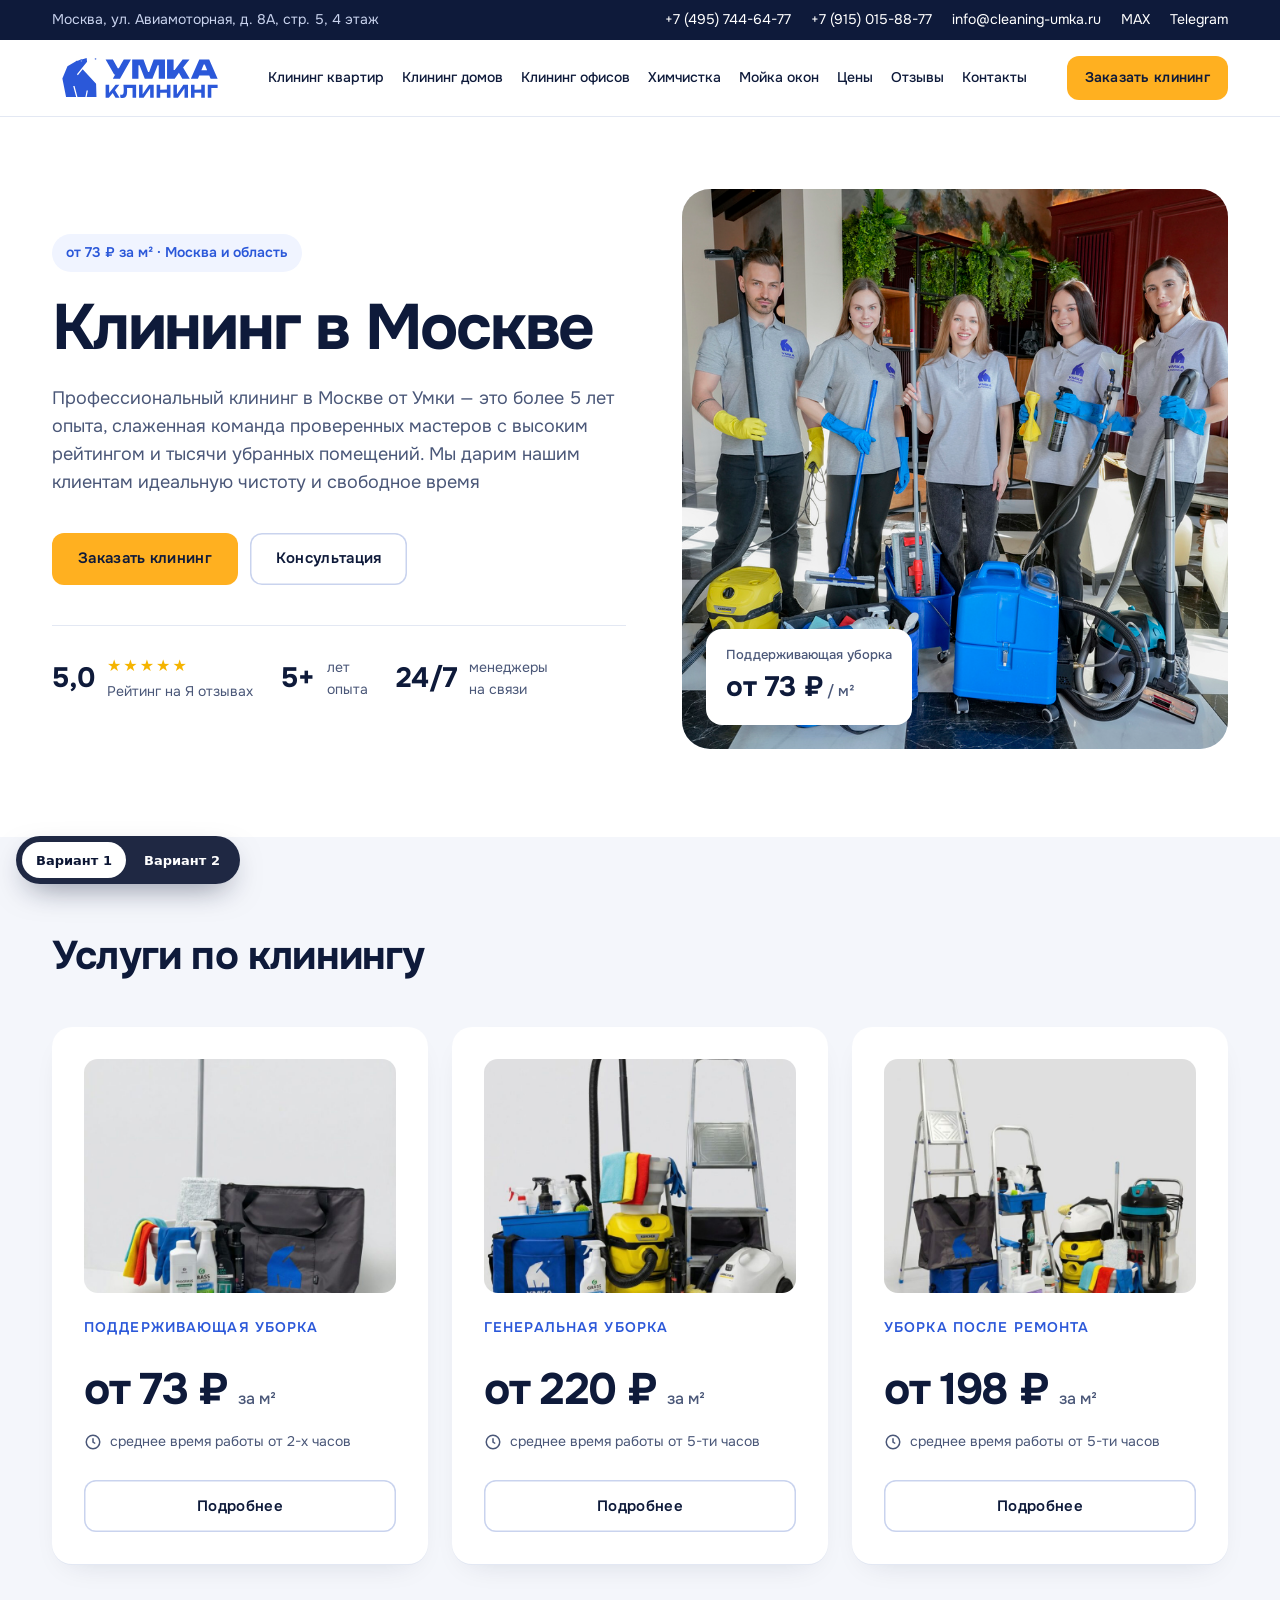
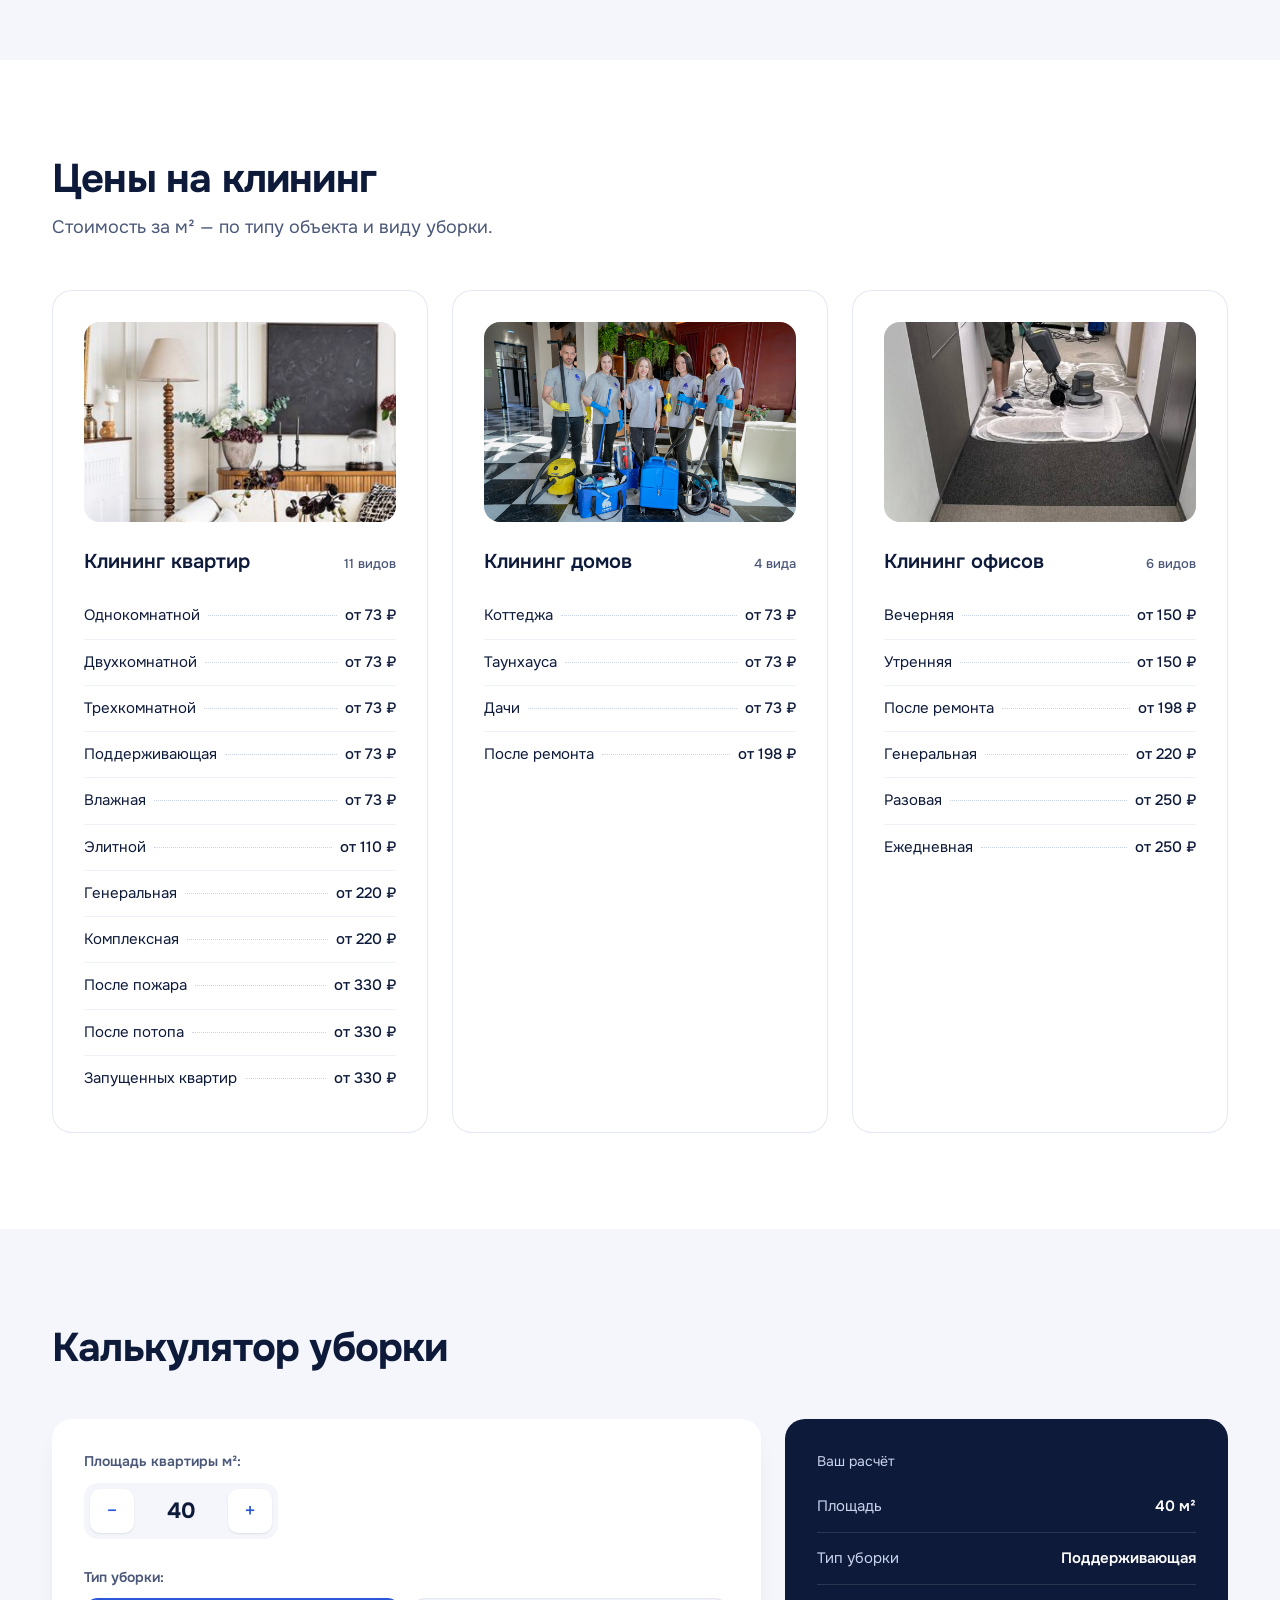
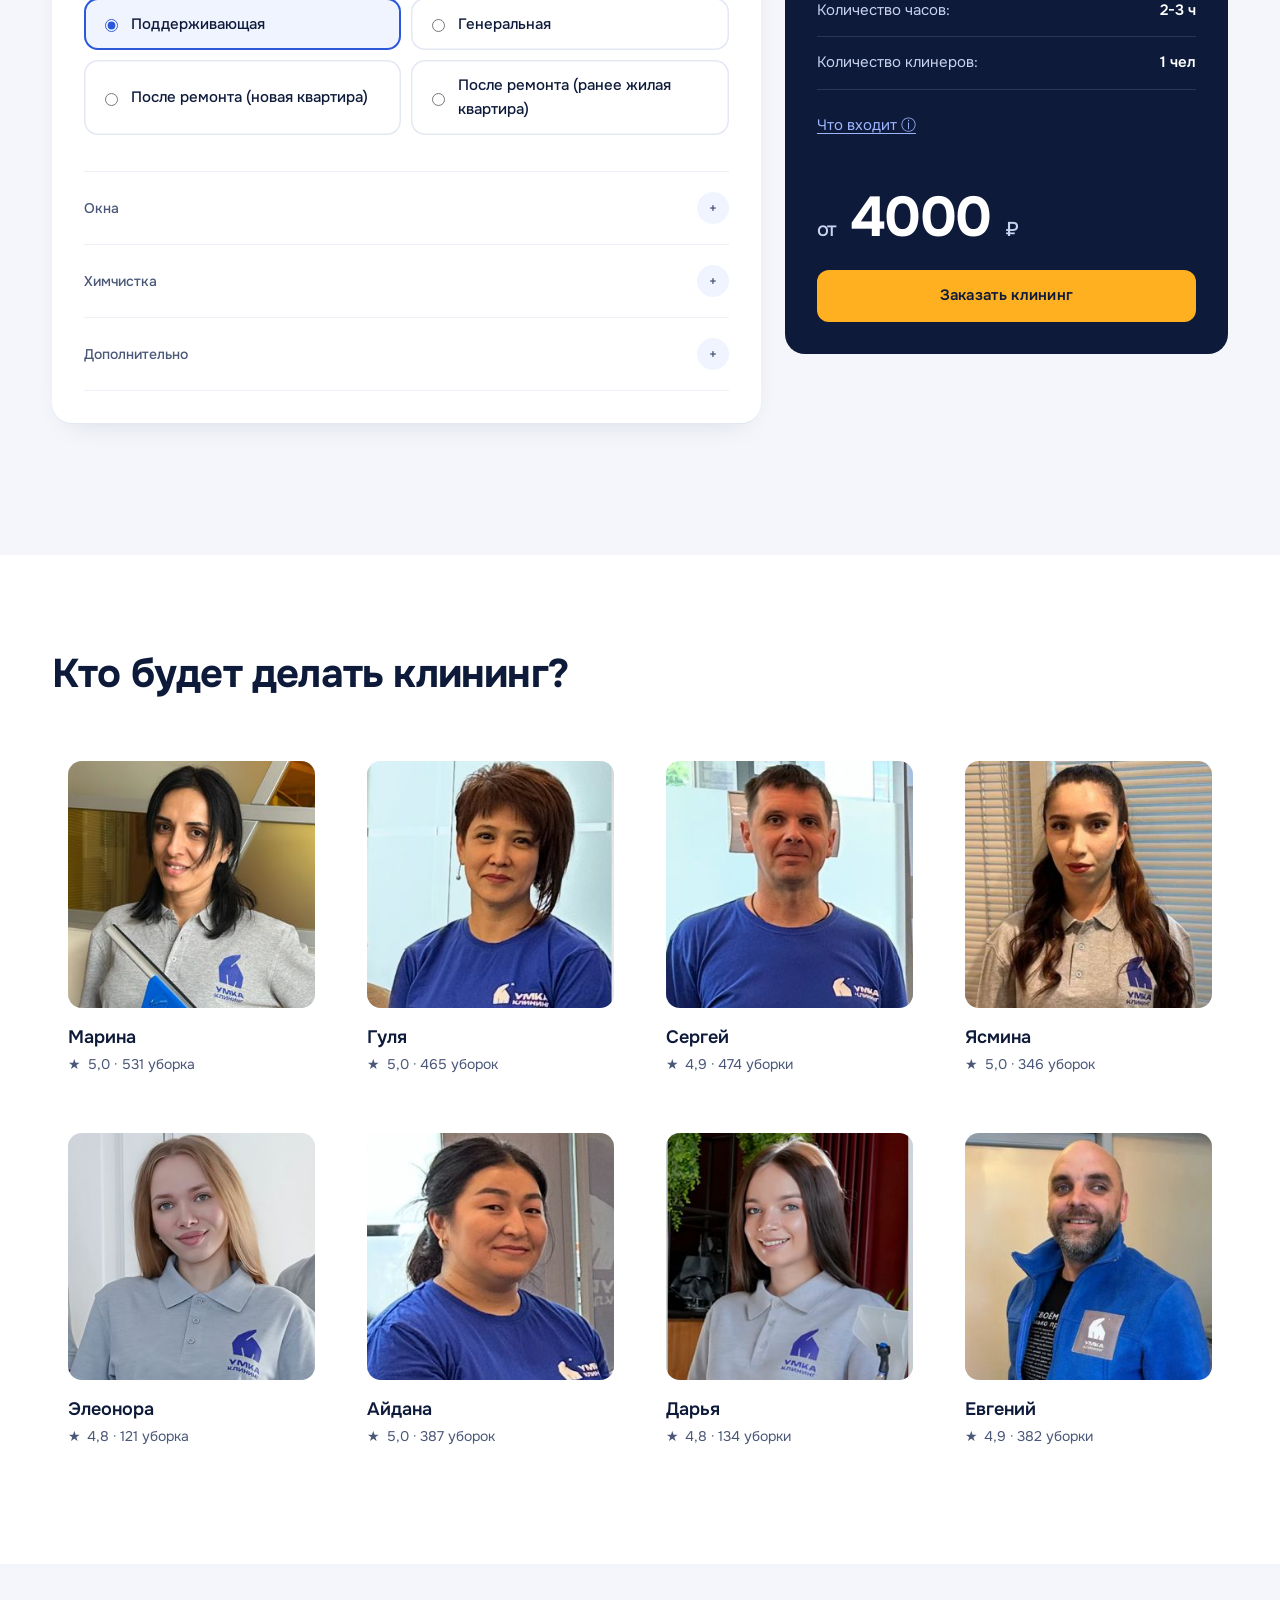
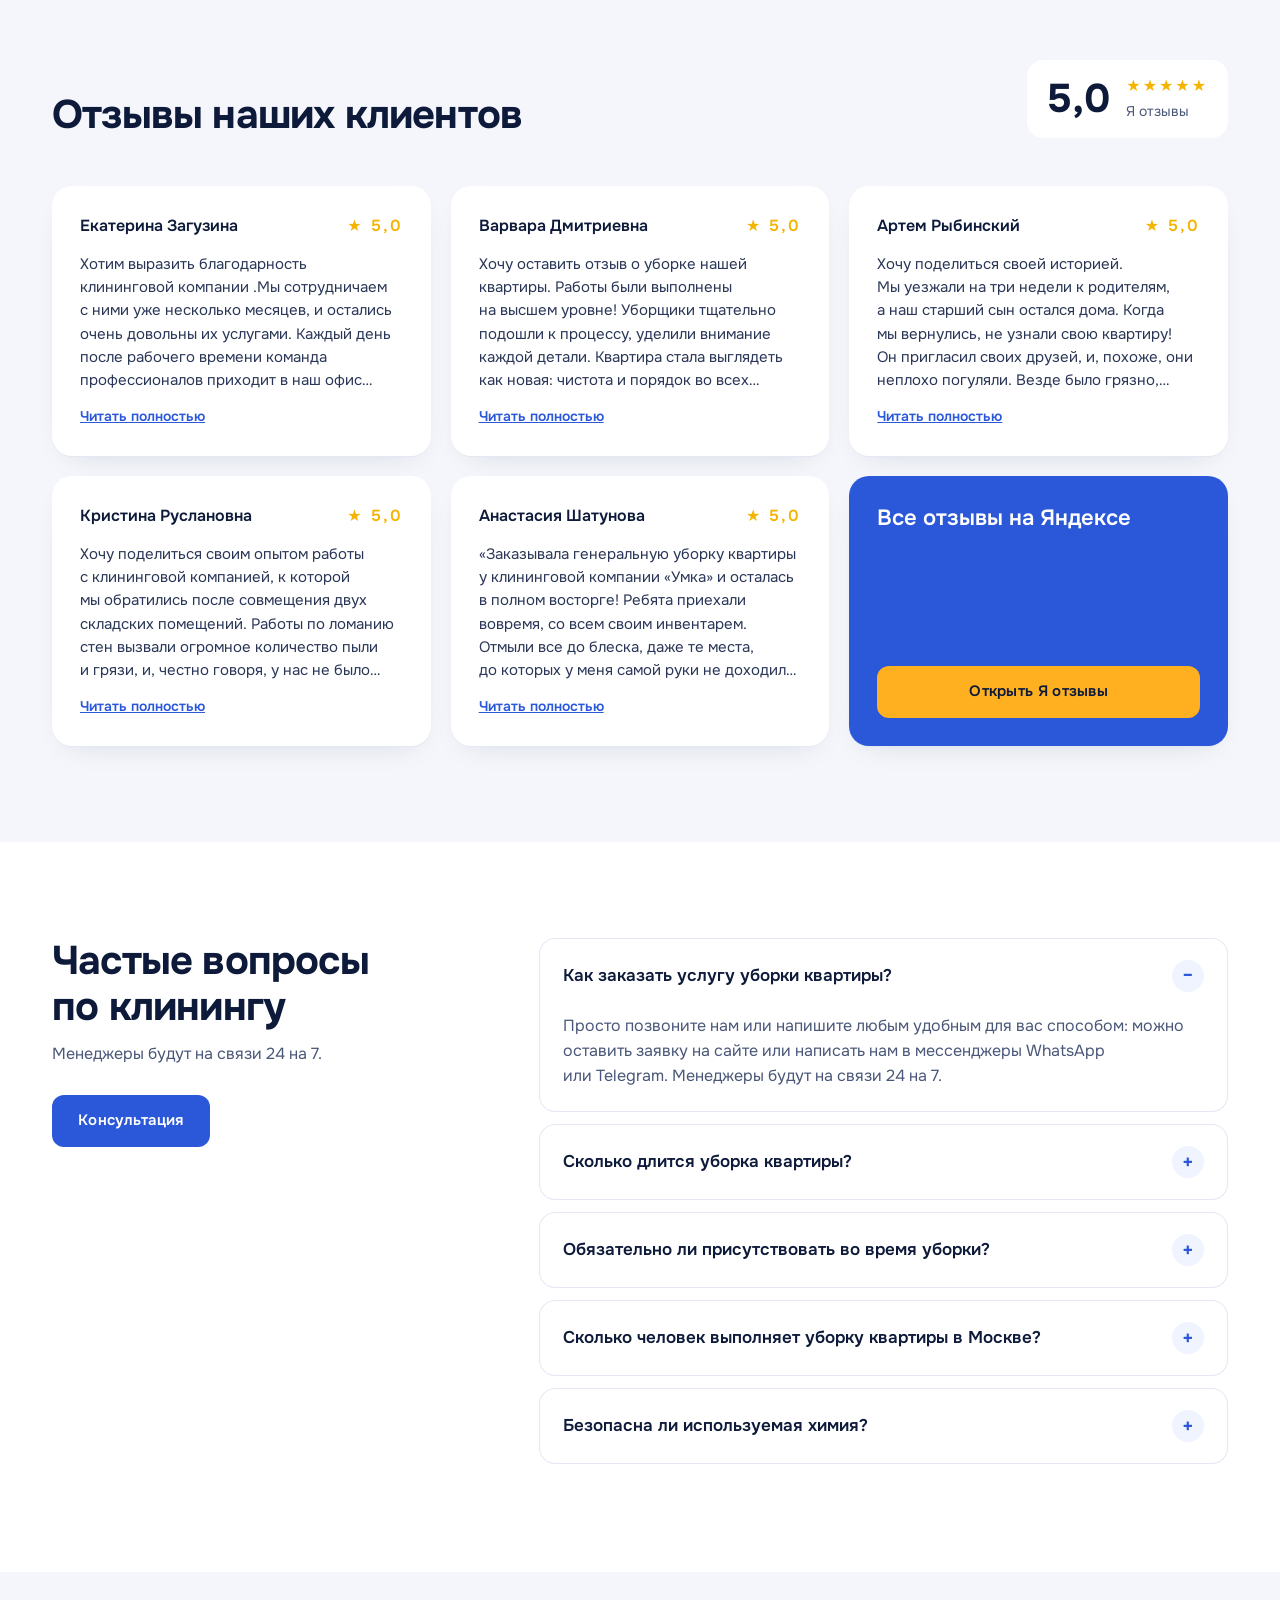
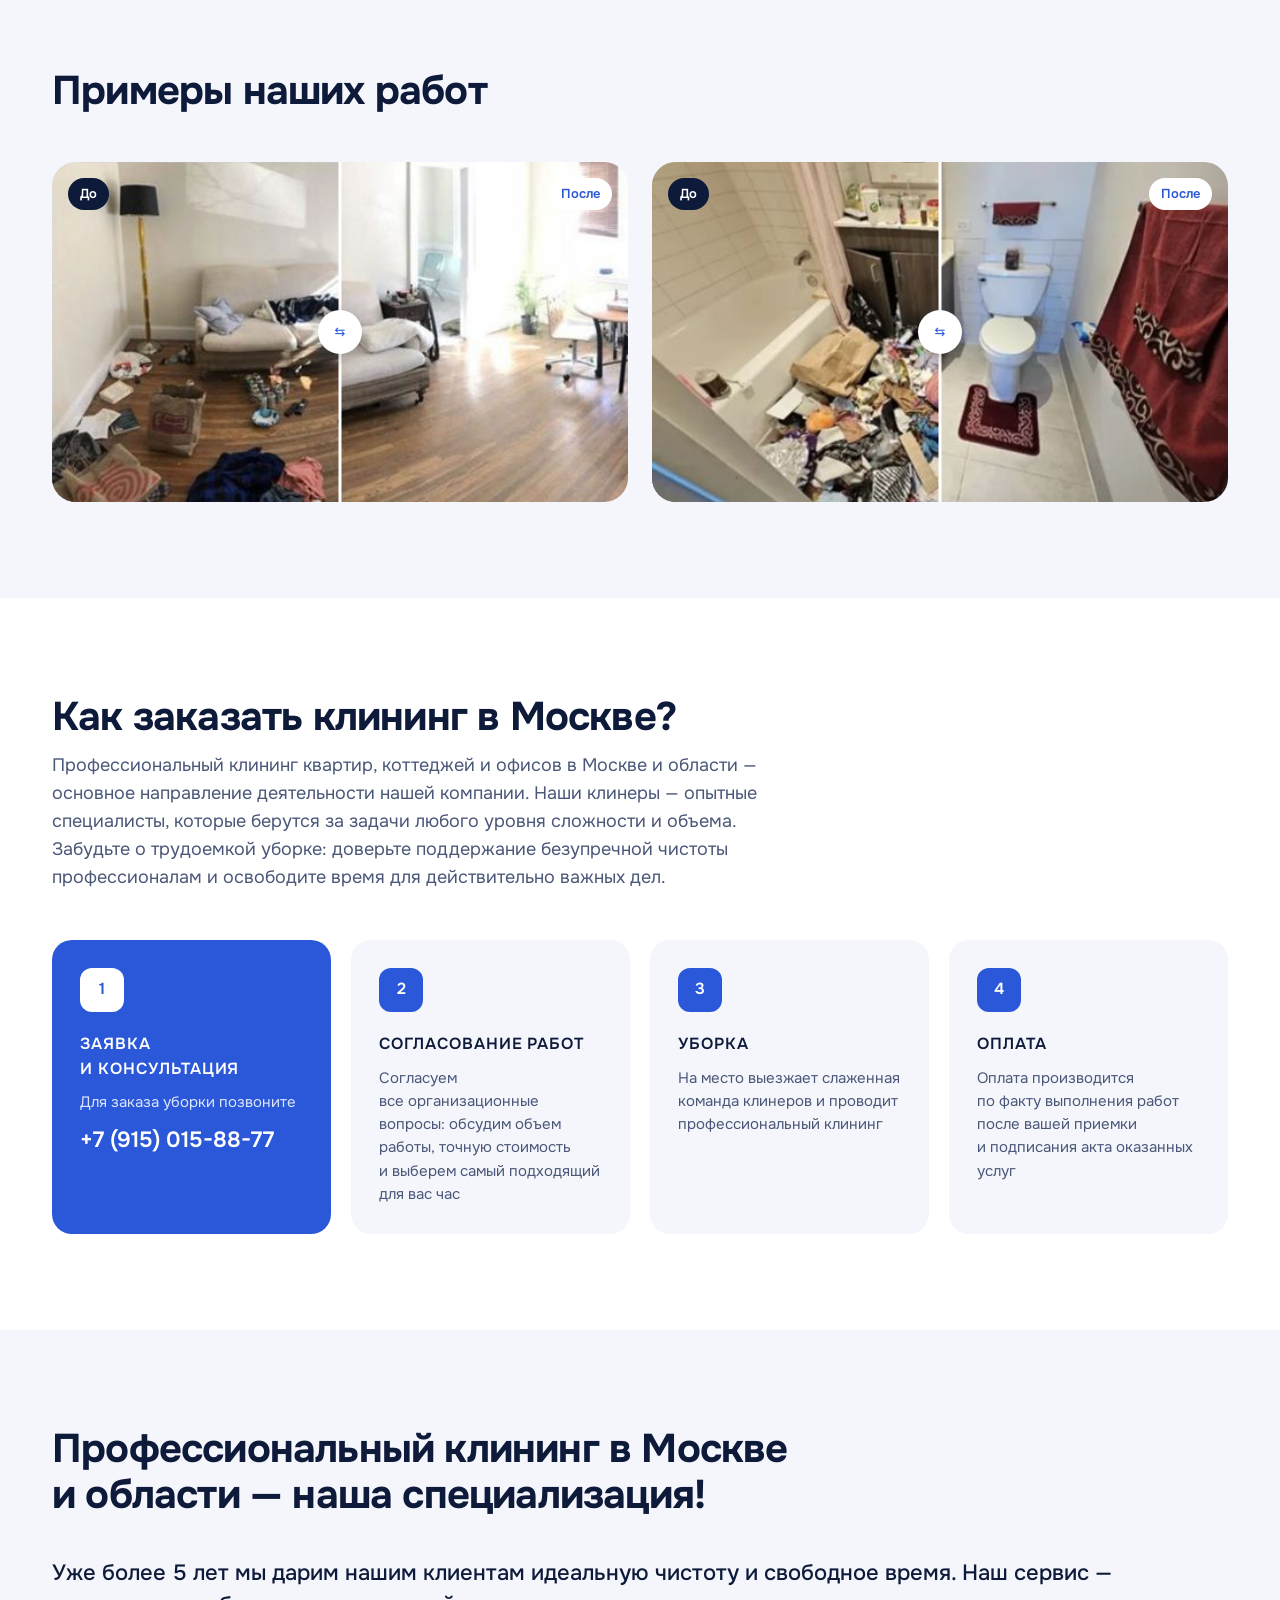
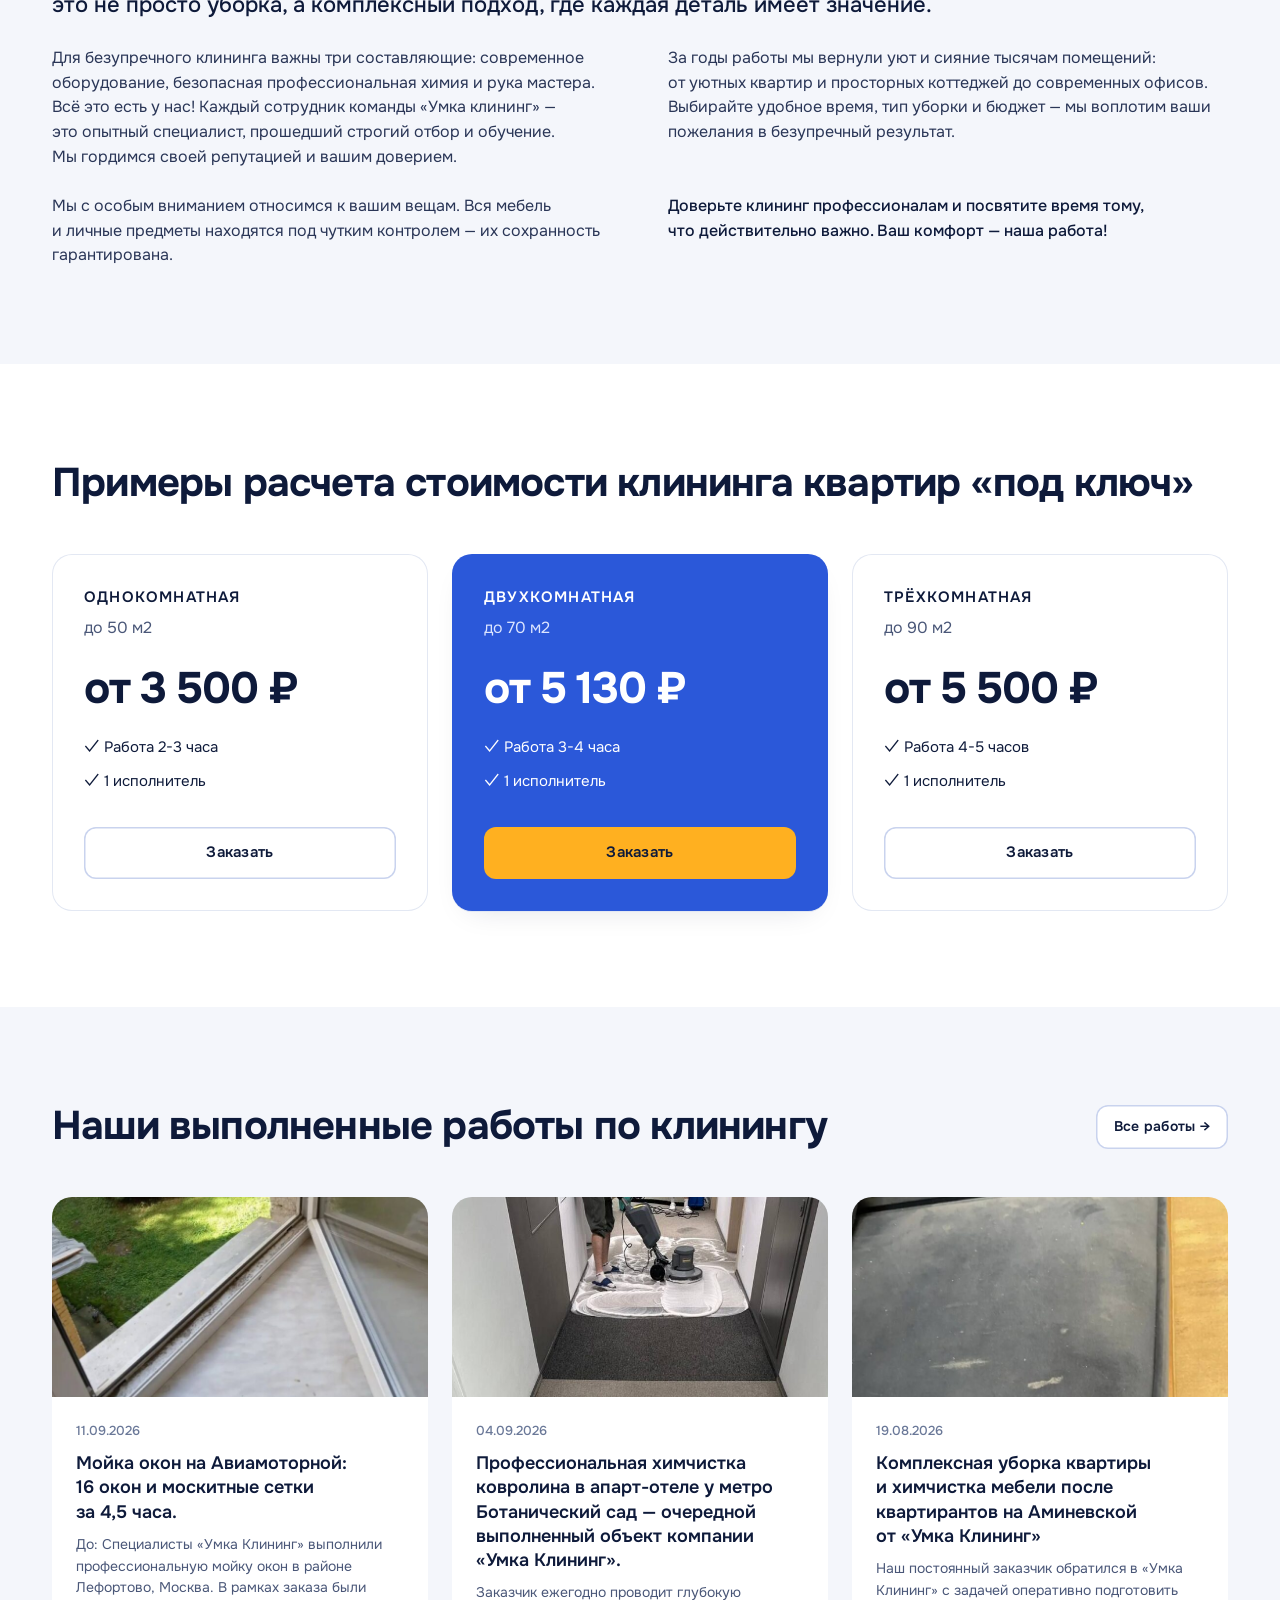
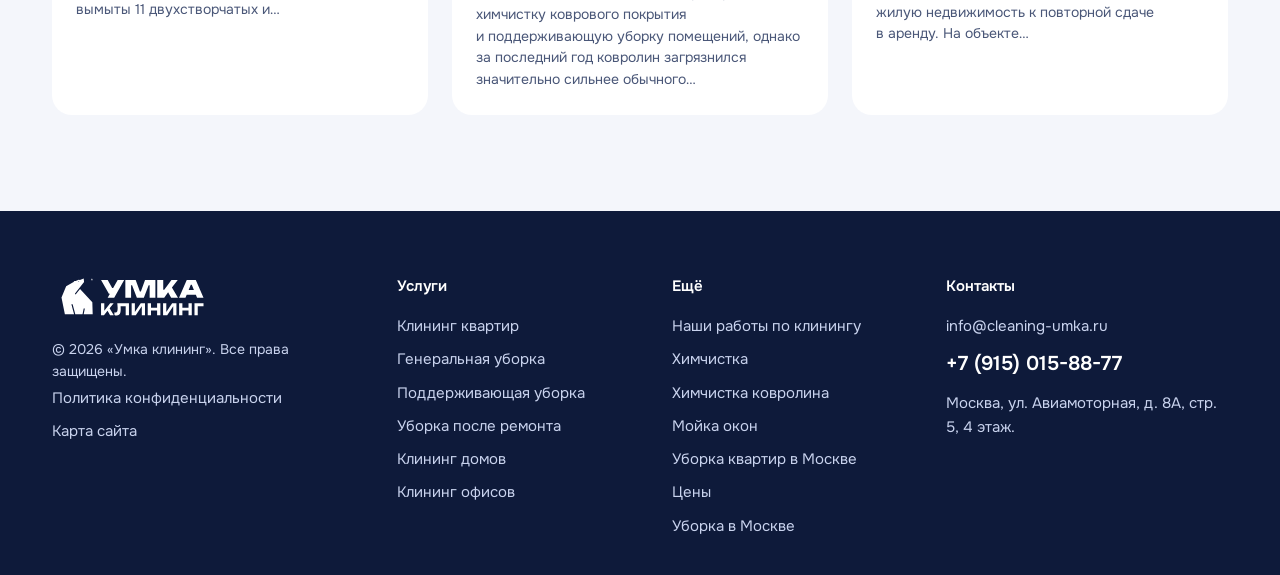
<file: umka/index.html>
<!doctype html>
<html lang="ru">
<head>
<meta charset="utf-8">
<meta name="viewport" content="width=device-width, initial-scale=1">
<meta name="robots" content="noindex, nofollow">
<title>Умка — редизайн главной</title>
<script>
  (function () {
    var allowed = { v1: 1, v2: 1 };
    var renamed = { v5: 'v2' };
    var fromQuery = new URLSearchParams(window.location.search).get('v');
    fromQuery = renamed[fromQuery] || fromQuery;
    var saved = null;
    try { saved = localStorage.getItem('umka-version'); } catch (e) {}
    saved = renamed[saved] || saved;
    var version = allowed[fromQuery] ? fromQuery : (allowed[saved] ? saved : 'v1');
    window.location.replace(version + '/' + window.location.hash);
  })();
</script>
<style>body{margin:0;font-family:system-ui,sans-serif;background:#F4F6FB;color:#0E1A3A;display:flex;min-height:100vh;align-items:center;justify-content:center}a{color:#2B58D9;margin:0 8px}</style>
</head>
<body>
<p>Умка — редизайн главной: <a href="v1/">вариант 1</a> <a href="v2/">вариант 2</a></p>
</body>
</html>
</file>
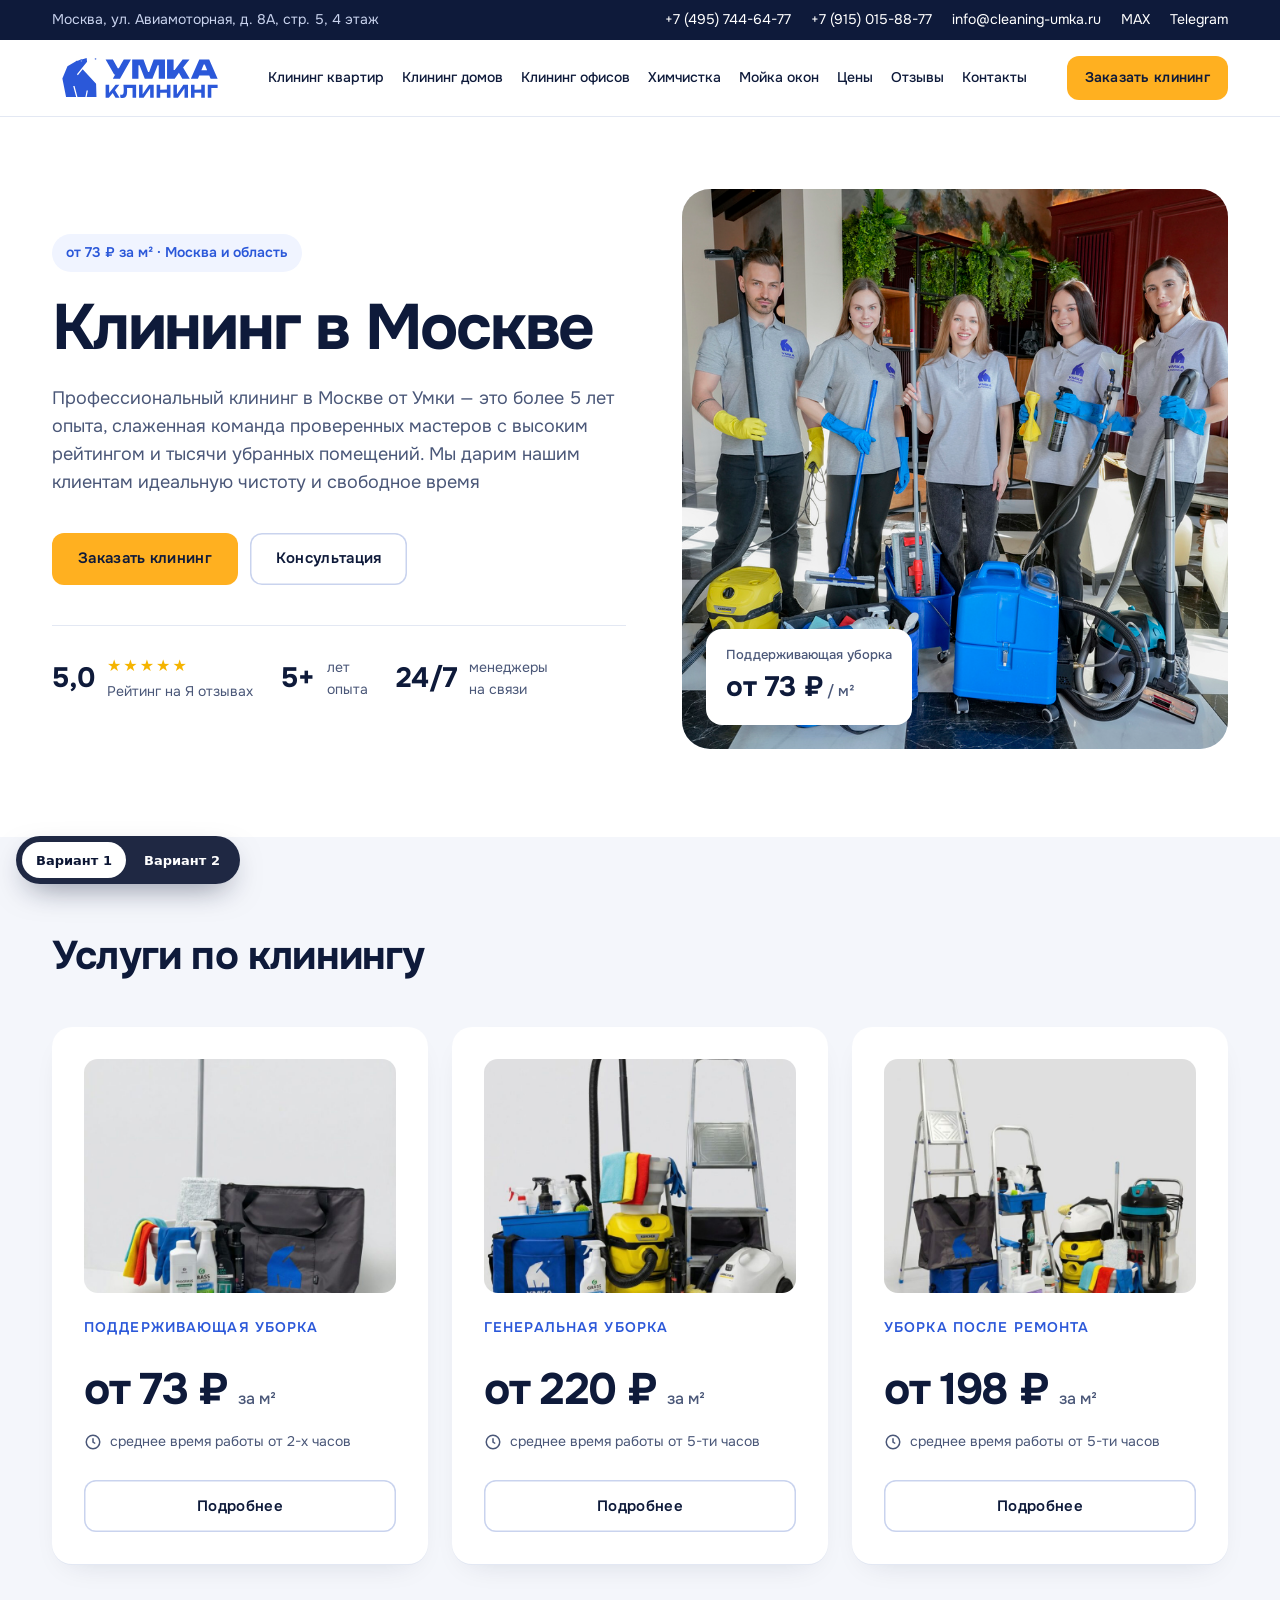
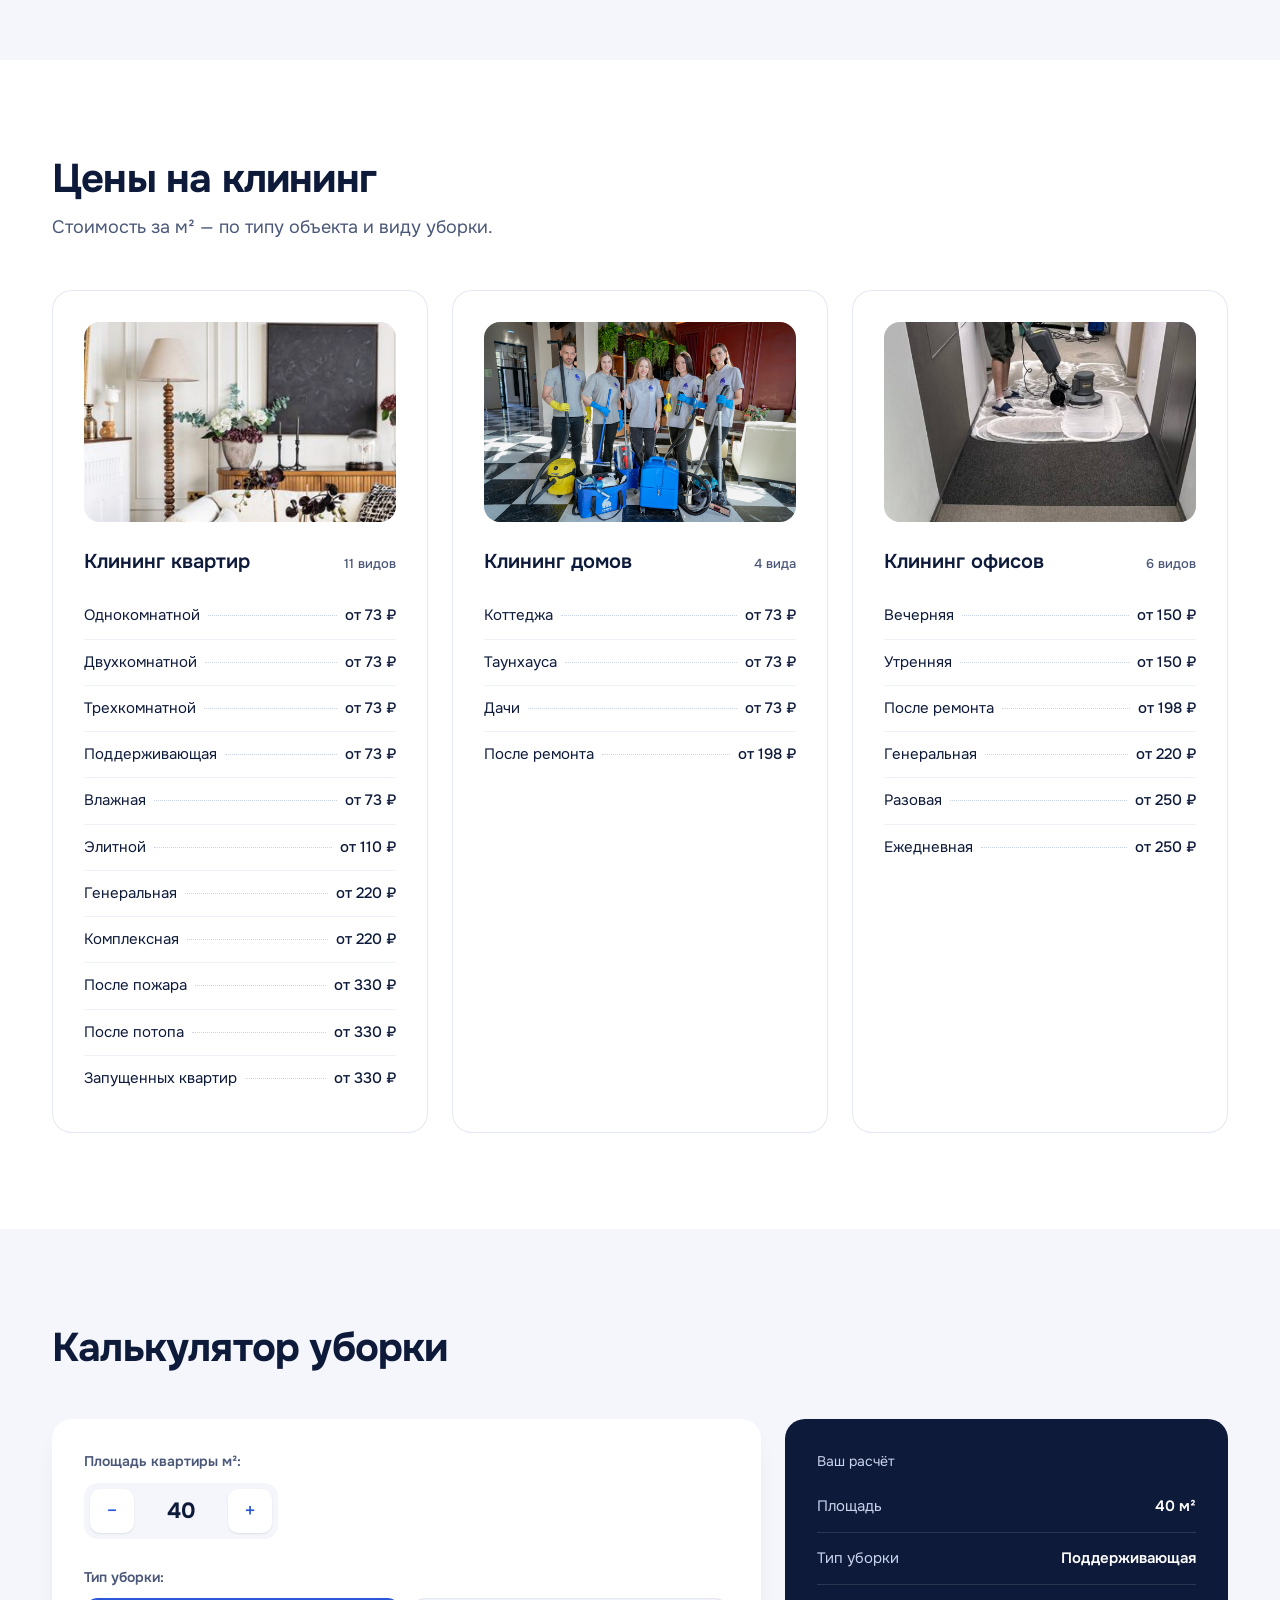
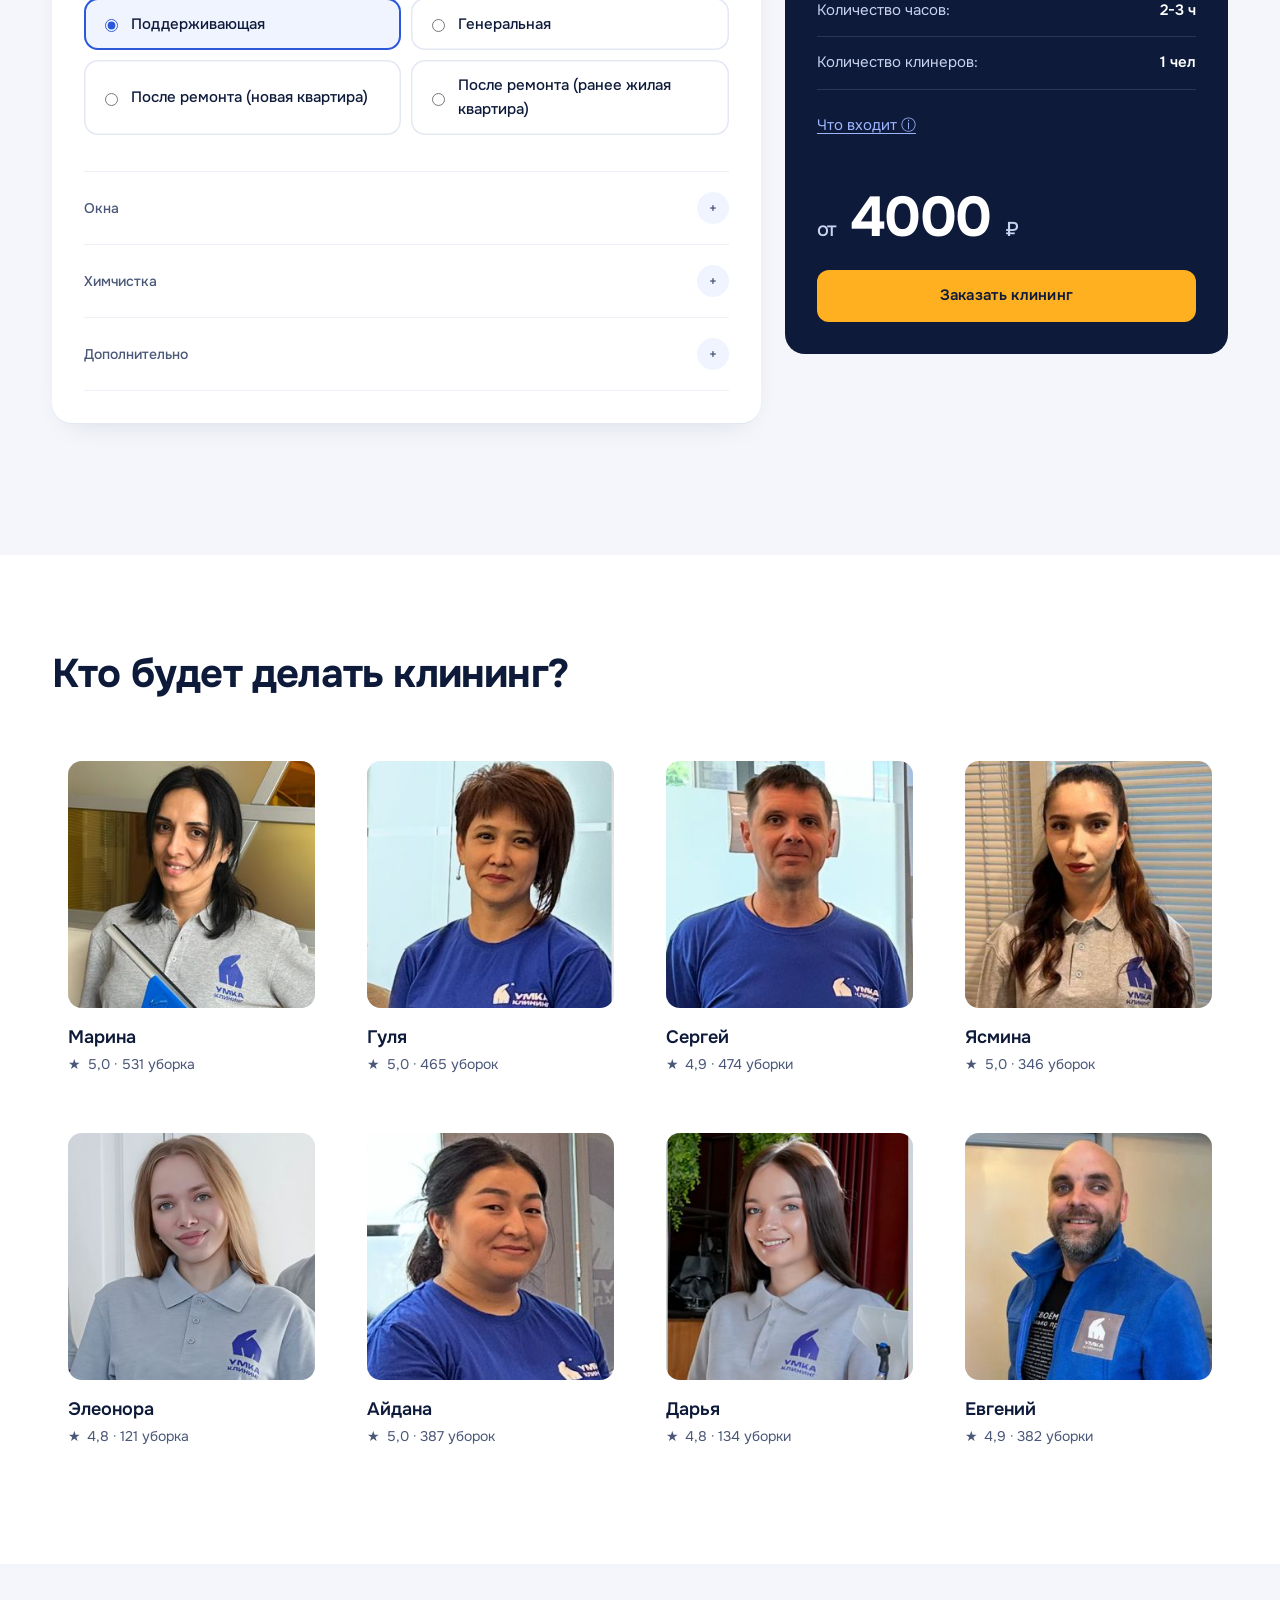
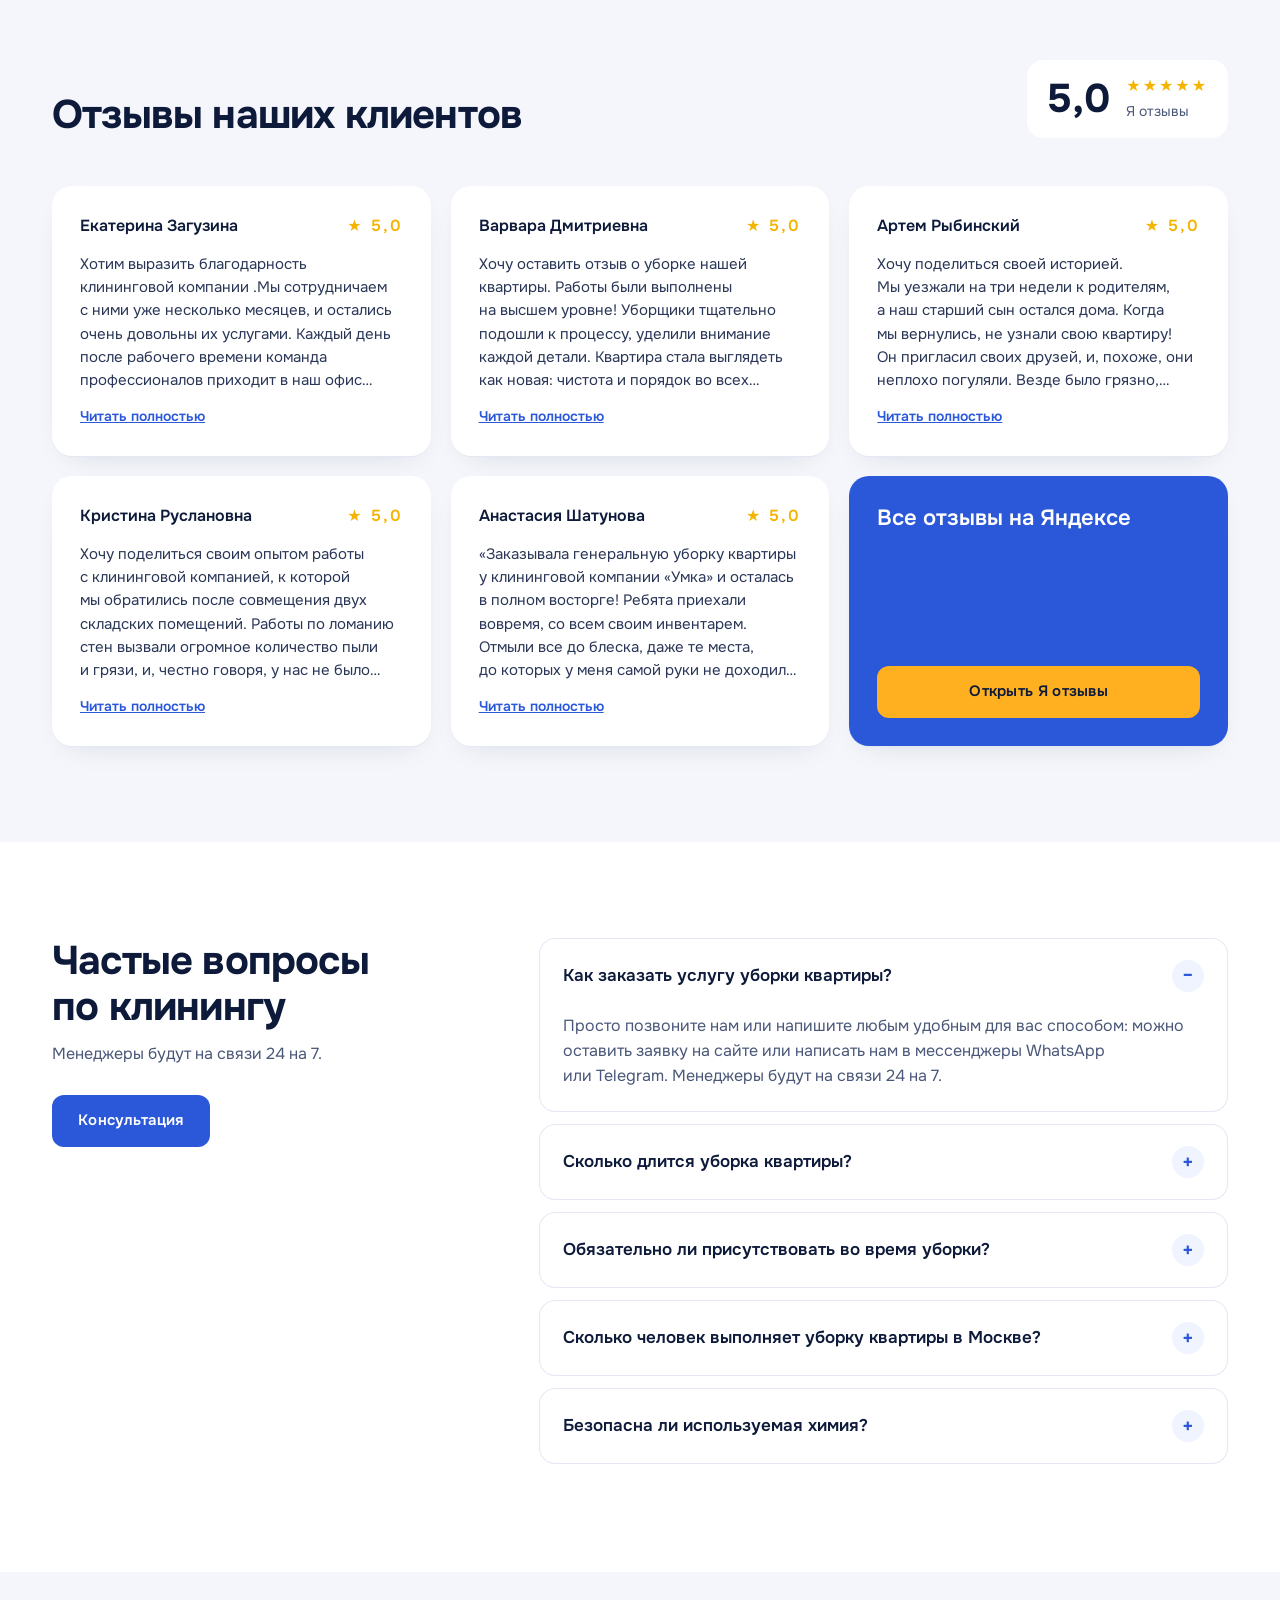
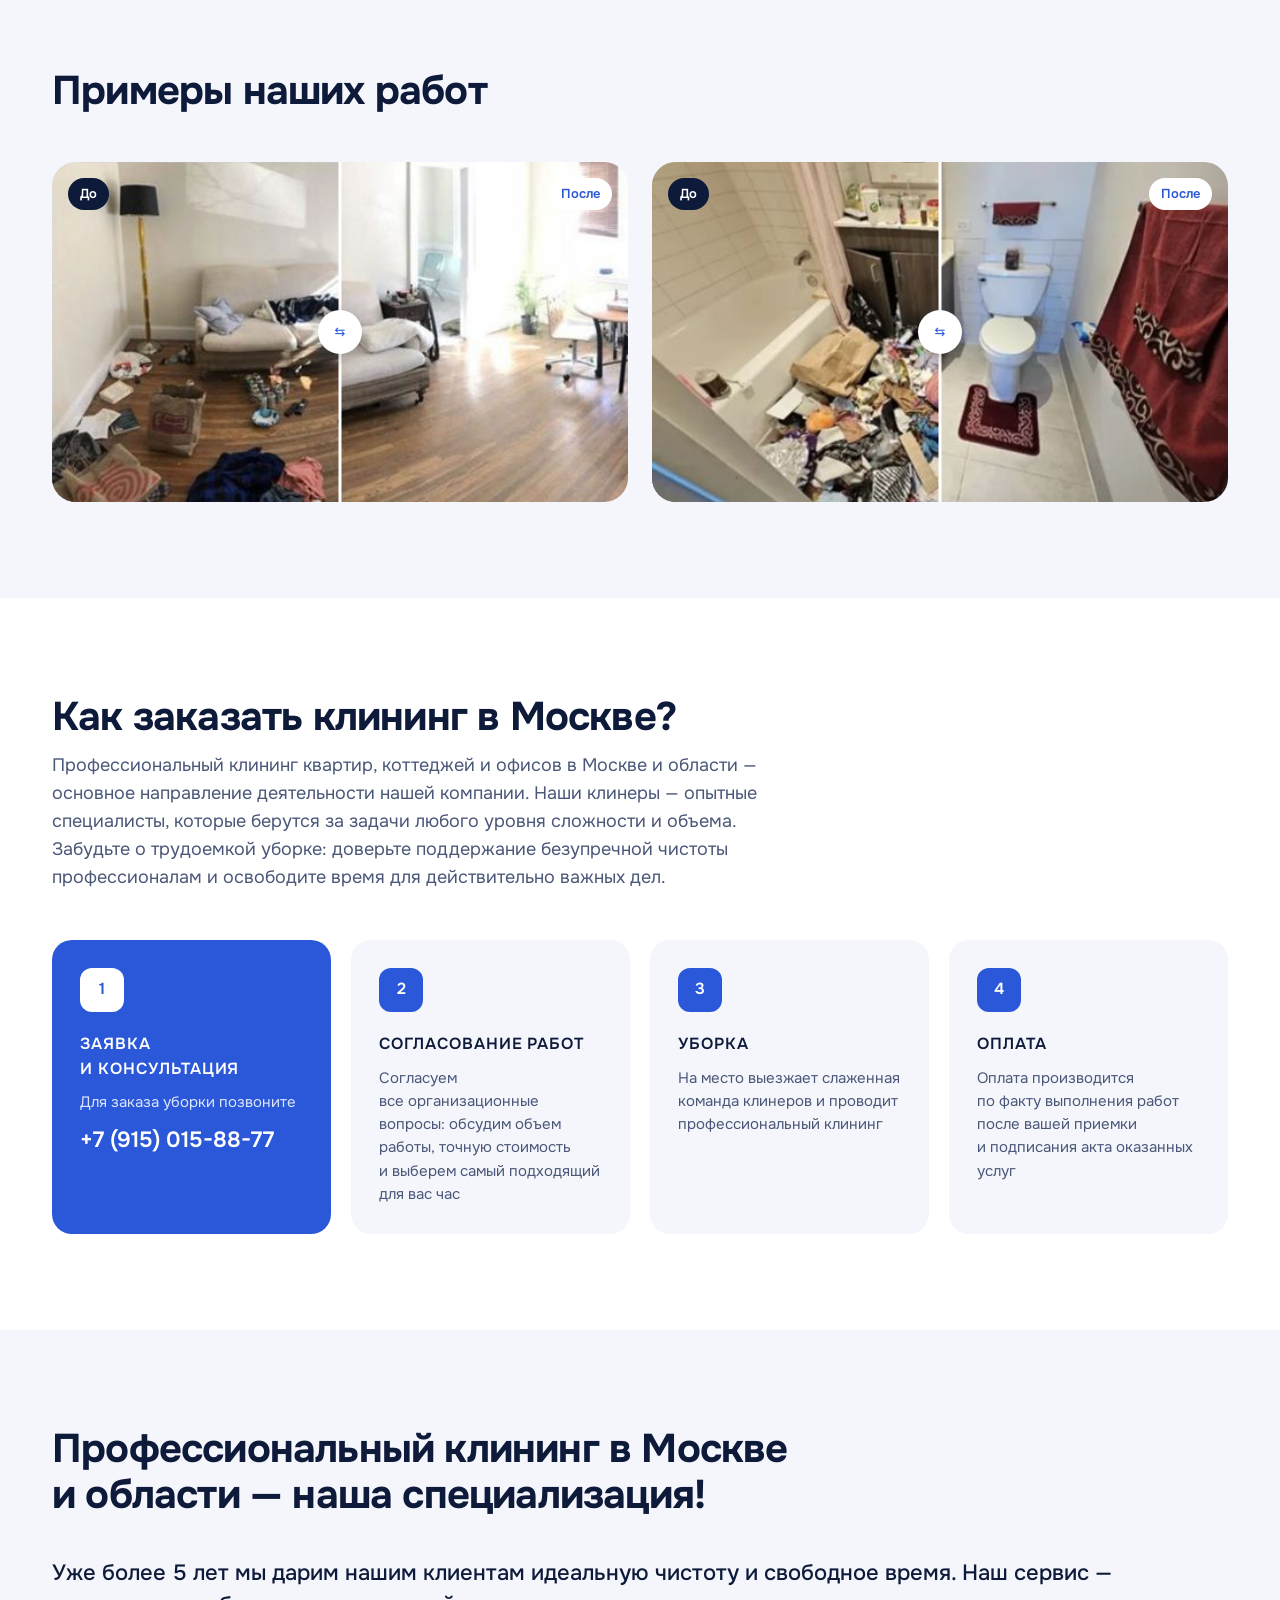
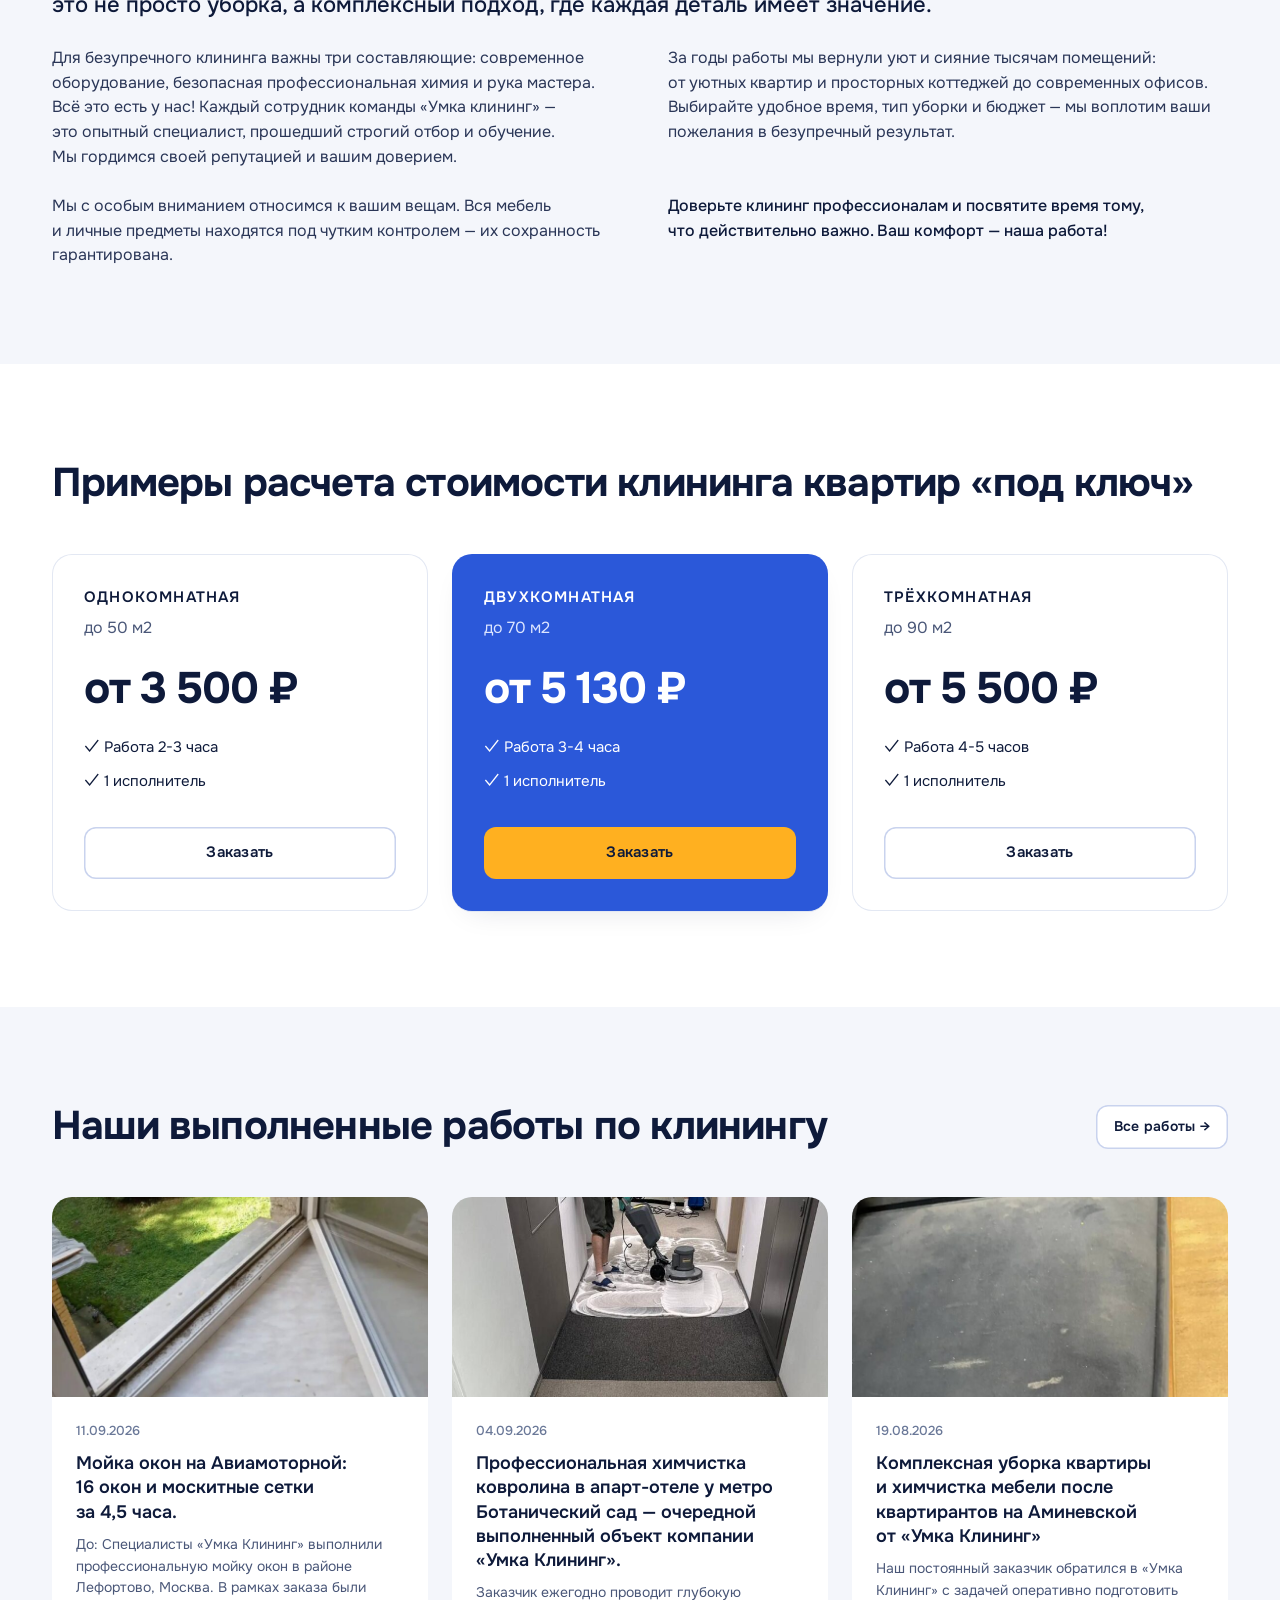
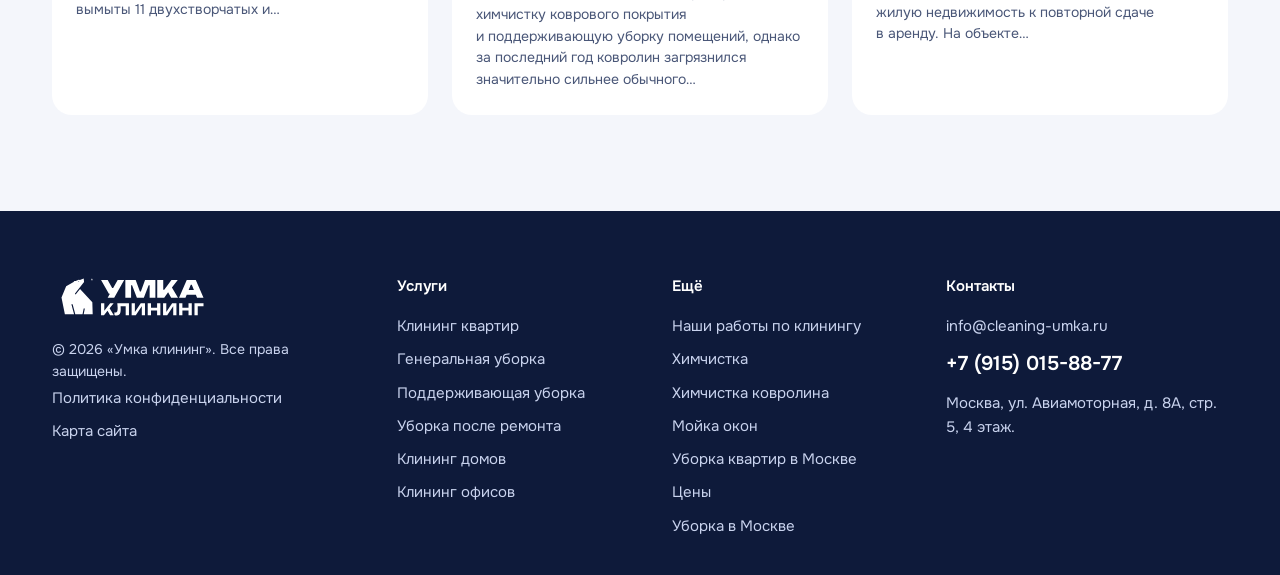
<file: umka/v1/index.html>
<!doctype html>
<html lang="ru">
<head>
<meta charset="utf-8">
<meta name="viewport" content="width=device-width, initial-scale=1">
<meta name="robots" content="noindex, nofollow">
<title>Клининг в Москве — Умка · вариант 1</title>
<meta name="description" content="Профессиональный клининг в Москве от Умки — это более 5 лет опыта, слаженная команда проверенных мастеров с высоким рейтингом и тысячи убранных помещений.">
<script>/* reveal animation: hide sections before the first paint; show everything if reveal.js never runs */document.documentElement.classList.add('reveal-on');setTimeout(function(){var h=document.documentElement;if(!h.classList.contains('reveal-ready'))h.classList.remove('reveal-on')},2500);</script>
<link rel="preconnect" href="https://fonts.googleapis.com">
<link href="https://fonts.googleapis.com/css2?family=Onest:wght@400;500;600;700;800&amp;display=swap" rel="stylesheet">
<style>
body{margin:0;background:#F4F6FB}
a{color:#2B58D9}a:hover{color:#1C3FA8}
.p{font-family:'Onest',system-ui,sans-serif;color:#0E1A3A;background:#F4F6FB;font-size:16px;line-height:1.55}
.w{max-width:1240px;margin:0 auto;padding:0 32px;box-sizing:border-box}
.top{background:#0E1A3A;color:#C9D3EE;font-size:14px}
.top .w{display:flex;gap:24px;align-items:center;justify-content:space-between;min-height:40px;flex-wrap:wrap}
.top a{color:#fff;text-decoration:none}
.nav{background:#fff;border-bottom:1px solid #E3E8F3}
.nav .w{display:flex;align-items:center;gap:24px;min-height:76px;flex-wrap:nowrap}
.logo{display:flex;align-items:center;gap:10px;text-decoration:none;color:#2B58D9}

.logo small{display:block;font-size:12px;font-weight:600;letter-spacing:.2em;text-transform:uppercase;color:#0E1A3A}
.menu{display:flex;gap:18px;flex-wrap:nowrap;flex:1;justify-content:center}
.menu a{color:#0E1A3A;text-decoration:none;font-weight:500;font-size:14px;white-space:nowrap}
.menu a:hover{color:#2B58D9}
.btn{white-space:nowrap;box-sizing:border-box;display:inline-flex;align-items:center;justify-content:center;gap:8px;min-height:52px;padding:0 26px;border-radius:12px;font-weight:600;font-size:15px;text-decoration:none;border:0;cursor:pointer;font-family:inherit;letter-spacing:.02em}
.btn-p{background:#FFB020;color:#0E1A3A}.btn-p:hover{background:#FFC24D;color:#0E1A3A}.btn-b{background:#2B58D9;color:#fff}.btn-b:hover{background:#1C3FA8;color:#fff}
.btn-s{background:#fff;color:#0E1A3A;box-shadow:inset 0 0 0 1.5px #C9D3EE}.btn-s:hover{color:#2B58D9;box-shadow:inset 0 0 0 1.5px #2B58D9}
.btn-sm{min-height:44px;padding:0 18px;font-size:14px}
.sec{padding:96px 0}
.h2{font-size:40px;line-height:1.15;font-weight:700;margin:0 0 12px;letter-spacing:-.02em}
.lead{color:#4A5778;font-size:18px;margin:0;max-width:720px}
.hero{background:#fff;padding:72px 0 88px}
.hero .w{display:grid;grid-template-columns:minmax(0,1.05fr) minmax(0,1fr);gap:56px;align-items:center}
.h1{font-size:64px;line-height:1.02;font-weight:700;letter-spacing:-.035em;margin:0 0 24px}
.cl .ph>img{object-position:50% 20%}.ph>img{position:absolute;inset:0;width:100%;height:100%;object-fit:cover}.ph>img.hl{right:50%;width:50%}.ph>img.hr{left:50%;width:50%}
.ph{background:repeating-linear-gradient(135deg,#E8EDF8 0 14px,#F1F4FB 14px 28px);border-radius:24px;display:flex;align-items:flex-end;justify-content:flex-start;color:#6A7898;font-size:13px;font-weight:500;padding:16px;box-sizing:border-box;position:relative;overflow:hidden}
.trust{display:flex;gap:28px;flex-wrap:wrap;margin-top:40px;padding-top:28px;border-top:1px solid #E3E8F3}
.trust div{display:flex;gap:12px;align-items:center}
.trust strong{font-size:28px;font-weight:700}
.stars{color:#F5B400;letter-spacing:2px}
.cards3{display:grid;grid-template-columns:repeat(3,minmax(0,1fr));gap:24px;margin-top:48px}
.card{background:#fff;border-radius:20px;padding:32px;box-shadow:0 1px 0 #E3E8F3,0 12px 32px -18px rgba(14,26,58,.18)}
.svc-img{display:block;width:100%;aspect-ratio:4/3;object-fit:cover;border-radius:14px;margin-bottom:24px;background:#EEF0F3}
.svc h3{font-size:14px;font-weight:600;letter-spacing:.08em;text-transform:uppercase;margin:0 0 28px;color:#2B58D9}
.price{font-size:44px;font-weight:700;letter-spacing:-.03em;line-height:1}
.price span{font-size:16px;font-weight:500;color:#4A5778;letter-spacing:0}
.meta{display:flex;gap:8px;align-items:center;color:#4A5778;font-size:14px;margin-top:20px}
.svc .btn{margin-top:28px;width:100%}
.pr h3{display:flex;justify-content:space-between;align-items:baseline;font-size:20px;margin:0 0 16px;font-weight:600}
.pr h3 em{font-style:normal;font-size:13px;color:#4A5778;font-weight:500}
.row{display:flex;align-items:baseline;gap:8px;padding:11px 0;border-bottom:1px solid #EEF1F7;font-size:15px}
.row:last-child{border-bottom:0}
.row i{flex:1;border-bottom:1.5px dotted #C9D3EE;transform:translateY(-4px)}
.row b{font-weight:500;white-space:nowrap}
.row b.hi{color:#2B58D9}
.legend{display:flex;gap:16px;flex-wrap:wrap;margin-top:28px;font-size:14px;color:#4A5778}
.legend span{display:inline-flex;align-items:center;gap:8px;background:#fff;border-radius:999px;padding:8px 14px;box-shadow:inset 0 0 0 1px #E3E8F3}
.dot{width:8px;height:8px;border-radius:50%}
.calc{display:grid;grid-template-columns:minmax(0,1.6fr) minmax(0,1fr);gap:24px;margin-top:48px;align-items:start}
.lbl{font-size:14px;font-weight:600;color:#4A5778;margin:0 0 10px;display:block}
.step{display:inline-flex;align-items:center;background:#F4F6FB;border-radius:14px;padding:6px}
.step button{width:44px;height:44px;border:0;border-radius:10px;background:#fff;font-size:22px;color:#2B58D9;cursor:pointer;font-family:inherit;box-shadow:0 1px 2px rgba(14,26,58,.1)}
.step input{width:90px;border:0;background:transparent;text-align:center;font-size:22px;font-weight:700;font-family:inherit;color:#0E1A3A}
.seg{display:grid;grid-template-columns:repeat(2,minmax(0,1fr));gap:10px}
.seg label{display:flex;align-items:center;gap:10px;padding:14px 16px;border-radius:14px;box-shadow:inset 0 0 0 1.5px #E3E8F3;cursor:pointer;font-weight:500;font-size:15px;min-height:24px}
.seg label.on{box-shadow:inset 0 0 0 2px #2B58D9;background:#F0F4FF}
.acc{border-top:1px solid #EEF1F7;margin-top:8px}
.acc-h{display:flex;justify-content:space-between;align-items:center;padding:20px 0;font-weight:600;font-size:17px;border-bottom:1px solid #EEF1F7;cursor:pointer;background:none;border-left:0;border-right:0;border-top:0;width:100%;font-family:inherit;color:inherit;text-align:left}
.acc-h span{color:#4A5778;font-weight:500;font-size:14px}
.chips{display:flex;flex-wrap:wrap;gap:8px;padding:16px 0 20px}
.chip{display:inline-flex;align-items:center;gap:8px;padding:10px 14px;border-radius:999px;background:#F4F6FB;font-size:14px}
.sum{background:#0E1A3A;color:#fff;border-radius:20px;padding:32px;position:sticky;top:24px}
.sum .k{display:flex;justify-content:space-between;padding:14px 0;border-bottom:1px solid rgba(255,255,255,.12);color:#C9D3EE;font-size:15px}
.sum .k b{color:#fff}
.total{font-size:56px;font-weight:700;letter-spacing:-.03em;margin:28px 0 4px;line-height:1}
.total small{font-size:20px;font-weight:500;color:#C9D3EE}
.team{display:grid;grid-template-columns:repeat(4,minmax(0,1fr));gap:20px;margin-top:48px}
.cl{background:#fff;border-radius:20px;padding:16px 16px 20px}
.cl .ph{aspect-ratio:1/1;border-radius:14px;margin-bottom:16px}
.cl b{font-size:18px;display:block}
.cl span{font-size:14px;color:#4A5778}
.rv{display:grid;grid-template-columns:repeat(3,minmax(0,1fr));gap:20px;margin-top:48px}
.rv .card{padding:28px;display:flex;flex-direction:column;gap:14px}
.rv p{margin:0;color:#2A3657;font-size:15px;display:-webkit-box;-webkit-line-clamp:6;-webkit-box-orient:vertical;overflow:hidden}
.rv .who{display:flex;justify-content:space-between;align-items:center;font-weight:600}
.rv .more{font-size:14px;font-weight:600;margin-top:auto}
.rhead{display:flex;justify-content:space-between;align-items:end;gap:24px;flex-wrap:wrap}
.score{display:flex;align-items:center;gap:16px;background:#fff;border-radius:16px;padding:14px 20px}
.score b{font-size:40px;font-weight:700;line-height:1}
.faq{display:grid;grid-template-columns:minmax(0,1fr) minmax(0,1.6fr);gap:56px}
.q{background:#fff;border-radius:16px;margin-bottom:12px}
.q summary{list-style:none;display:flex;justify-content:space-between;align-items:center;gap:16px;padding:22px 24px;font-weight:600;font-size:17px;cursor:pointer}
.q summary::-webkit-details-marker{display:none}
.q p{margin:0;padding:0 24px 24px;color:#4A5778}
.pm{width:32px;height:32px;border-radius:50%;background:#F0F4FF;color:#2B58D9;display:flex;align-items:center;justify-content:center;flex-shrink:0;font-size:20px}
.ba{display:grid;grid-template-columns:repeat(2,minmax(0,1fr));gap:24px;margin-top:48px}
.ba .ph{height:340px}
.tag{position:absolute;top:16px;padding:6px 12px;border-radius:999px;font-size:13px;font-weight:600}
.split{position:absolute;top:0;bottom:0;left:50%;width:3px;background:#fff}
.knob{position:absolute;top:50%;left:50%;width:44px;height:44px;border-radius:50%;background:#fff;transform:translate(-50%,-50%);box-shadow:0 4px 16px rgba(14,26,58,.25);display:flex;align-items:center;justify-content:center;color:#2B58D9}
.steps{display:grid;grid-template-columns:repeat(4,minmax(0,1fr));gap:20px;margin-top:48px;counter-reset:s}
.st{background:#fff;border-radius:20px;padding:28px;position:relative}
.st .n{width:44px;height:44px;border-radius:12px;background:#2B58D9;color:#fff;font-weight:600;display:flex;align-items:center;justify-content:center;margin-bottom:20px}
.st h3{font-size:16px;letter-spacing:.06em;text-transform:uppercase;margin:0 0 10px}
.st p{margin:0;color:#4A5778;font-size:15px}
.seo{display:grid;grid-template-columns:minmax(0,1fr) minmax(0,1fr);gap:24px 56px;margin-top:40px;color:#2A3657}
.seo p{margin:0}
.seo .big{grid-column:1/-1;font-size:22px;line-height:1.45;color:#0E1A3A;font-weight:500}
.ex{display:grid;grid-template-columns:repeat(3,minmax(0,1fr));gap:24px;margin-top:48px;align-items:stretch}
.ex .card{display:flex;flex-direction:column;gap:6px}
.ex .card.feat{background:#2B58D9;color:#fff}
.ex h3{margin:0;font-size:15px;letter-spacing:.08em}
.ex ul{list-style:none;padding:0;margin:20px 0 28px;display:flex;flex-direction:column;gap:10px;font-size:15px}
.ex li{display:flex;gap:10px;align-items:center}
.ex .btn{margin-top:auto}
.news{display:grid;grid-template-columns:repeat(3,minmax(0,1fr));gap:24px;margin-top:48px}
.nw{background:#fff;border-radius:20px;overflow:hidden;display:flex;flex-direction:column}
.nw .ph{height:200px;border-radius:0}
.nw div.b{padding:24px;display:flex;flex-direction:column;gap:10px}
.nw time{font-size:13px;color:#6A7898;font-weight:500}
.nw h3{margin:0;font-size:18px;line-height:1.35}
.nw p{margin:0;font-size:14px;color:#4A5778}
.ft{background:#0E1A3A;color:#C9D3EE;padding:64px 0 32px;font-size:15px}
.ft .w{display:grid;grid-template-columns:1.3fr 1fr 1fr 1.2fr;gap:40px}
.ft a{color:#C9D3EE;text-decoration:none;display:block;padding:5px 0}
.ft a:hover{color:#fff}
.ft h4{color:#fff;margin:0 0 12px;font-size:15px}
.cta-band{background:#2B58D9;color:#fff;border-radius:28px;padding:48px;display:flex;justify-content:space-between;align-items:center;gap:24px;flex-wrap:wrap}
@media (max-width:1180px){.menu{display:none}.nav .w{justify-content:space-between}}
.st h3,.ex h3,.nw h3,.cl b,.ft h4,.sum .k b{font-weight:600}.trust strong{font-weight:700}
.sec-badge{display:inline-flex;align-items:center;justify-content:center;min-width:22px;height:22px;padding:0 6px;margin-left:8px;border-radius:999px;background:#2B58D9;color:#fff;font-style:normal;font-size:12px;font-weight:600;box-sizing:border-box;vertical-align:2px}.chip.sel{background:#E6EDFF;box-shadow:inset 0 0 0 1.5px #2B58D9}.calc-picked{padding:14px 0 6px;border-bottom:1px solid rgba(255,255,255,.12)}.calc-picked-t{font-size:13px;color:#9DB5FF;margin-bottom:8px}.calc-picked ul{list-style:none;margin:0;padding:0;display:flex;flex-direction:column;gap:10px}.calc-picked li{display:flex;justify-content:space-between;gap:16px;font-size:14px;color:#C9D3EE}.calc-picked li b{color:#fff;font-weight:500;text-align:right}
@media (max-width:1000px){.hero .w,.calc,.faq{grid-template-columns:minmax(0,1fr)}.cards3,.rv,.ex,.news{grid-template-columns:minmax(0,1fr)}.team,.steps{grid-template-columns:repeat(2,minmax(0,1fr))}.ft .w{grid-template-columns:1fr 1fr}.h1{font-size:44px}.h2{font-size:30px}.sec{padding:64px 0}.seo{grid-template-columns:minmax(0,1fr)}.ba{grid-template-columns:minmax(0,1fr)}}
@media (max-width:600px){.logo img{height:40px !important}.nav .w{gap:12px}.w{padding:0 16px}.team,.steps,.seg{grid-template-columns:minmax(0,1fr)}.menu{display:none}.top .w{font-size:12px}.ft .w{grid-template-columns:1fr}.card{padding:22px}}
</style>
<style>
html{scroll-behavior:smooth}section[id],footer[id]{scroll-margin-top:16px}.article-link{color:inherit;text-decoration:none}.article-link:hover{color:#2B58D9}
</style>
<link rel="stylesheet" href="../assets/css/forms.css?v=202610071902">
<link rel="stylesheet" href="../assets/css/version-switcher.css?v=202610071902">
<link rel="stylesheet" href="calculator.css?v=202610071902">
<link rel="stylesheet" href="../assets/css/before-after.css?v=202610071902">
<link rel="stylesheet" href="../assets/css/reveal.css?v=202610071902">
<link rel="stylesheet" href="../assets/css/sticky-header.css?v=202610071902">
</head>
<body data-version="v1">
<div class="p">

<div class="top"><div class="w">
<span>Москва, ул. Авиамоторная, д. 8А, стр. 5, 4 этаж</span>
<span style="display: flex; gap: 20px; flex-wrap: wrap"><a href="tel:+74957446477">+7 (495) 744-64-77</a><a href="tel:+79150158877">+7 (915) 015-88-77</a><a href="mailto:info@cleaning-umka.ru">info@cleaning-umka.ru</a><a href="https://max.ru/u/f9LHodD0cOJJg-tEEM1Lq-Mv_jj6TA3XOlxe73UzP9JK4HUgE7WJ40M6ME8">MAX</a><a href="https://t.me/Cleaning_UMKA">Telegram</a></span>
</div></div>

<header class="site-header nav"><div class="w">
<a class="logo" href="./"><img src="../assets/img/umka-logo.svg" alt="Умка клининг" width="176" height="48" style="display: block; height: 48px; width: auto"></a>
<nav class="menu"><a href="https://cleaning-umka.ru/klining-kvartir/">Клининг квартир</a><a href="https://cleaning-umka.ru/klining-domov/">Клининг домов</a><a href="https://cleaning-umka.ru/klining-ofisov/">Клининг офисов</a><a href="https://cleaning-umka.ru/himchistka-s-kliningom/">Химчистка</a><a href="https://cleaning-umka.ru/mojka-okon/">Мойка окон</a><a href="#prices">Цены</a><a href="#reviews">Отзывы</a><a href="#contacts">Контакты</a></nav>
<div style="display: flex; gap: 8px; align-items: center; flex-shrink: 0">
<a class="btn btn-p btn-sm" href="#order" data-order="order">Заказать клининг</a>
</div>
</div></header>

<section class="hero"><div class="w">
<div>
<div style="display: inline-flex; gap: 8px; align-items: center; background: #F0F4FF; color: #2B58D9; border-radius: 999px; padding: 8px 14px; font-size: 14px; font-weight: 600; margin-bottom: 24px">от 73 ₽ за м² · Москва и область</div>
<h1 class="h1">Клининг в Москве</h1>
<p class="lead">Профессиональный клининг в Москве от Умки — это более 5 лет опыта, слаженная команда проверенных мастеров с высоким рейтингом и тысячи убранных помещений. Мы дарим нашим клиентам идеальную чистоту и свободное время</p>
<div style="display: flex; gap: 12px; margin-top: 36px; flex-wrap: wrap"><a class="btn btn-p" href="#order" data-order="order">Заказать клининг</a><a class="btn btn-s" href="#order" data-order="consult">Консультация</a></div>
<div class="trust">
<div><strong>5,0</strong><span><span class="stars">★★★★★</span><br><span style="font-size: 14px; color: #4A5778">Рейтинг на Я отзывах</span></span></div>
<div><strong>5+</strong><span style="font-size: 14px; color: #4A5778">лет<br>опыта</span></div>
<div><strong>24/7</strong><span style="font-size: 14px; color: #4A5778">менеджеры<br>на связи</span></div>
</div>
</div>
<div class="ph" style="height: 560px; border-radius: 28px"><img src="../assets/img/klining-moskva.jpg" alt="Команда Умка клининг">
<div style="position: absolute; left: 24px; bottom: 24px; background: #fff; border-radius: 16px; padding: 16px 20px; box-shadow: 0 12px 32px -12px rgba(14,26,58,.3); color: #0E1A3A"><div style="font-size: 13px; color: #4A5778">Поддерживающая уборка</div><div style="font-size: 28px; font-weight: 700">от 73 ₽<span style="font-size: 15px; font-weight: 500; color: #4A5778"> / м²</span></div></div>
</div>
</div></section>

<section class="sec"><div class="w">
<h2 class="h2">Услуги по клинингу</h2>
<div class="cards3">
<div class="card svc"><img src="../assets/img/podderzhivayushchaya-uborka-kvartir-msk-768x768.jpg" alt="Поддерживающая уборка" class="svc-img"><h3>Поддерживающая уборка</h3><div class="price">от 73 ₽ <span>за м²</span></div><div class="meta"><svg width="18" height="18" viewBox="0 0 24 24" fill="none" stroke="currentColor" stroke-width="2"><circle cx="12" cy="12" r="9"/><path d="M12 7v5l3 2"/></svg>среднее время работы от 2-х часов</div><a class="btn btn-s" href="https://cleaning-umka.ru/klining-kvartir/podderzhivayushhaya-uborka-kvartiry/">Подробнее</a></div>
<div class="card svc"><img src="../assets/img/generalnaya-uborka-kvartir-768x768.jpg" alt="Генеральная уборка" class="svc-img"><h3>Генеральная уборка</h3><div class="price">от 220 ₽ <span>за м²</span></div><div class="meta"><svg width="18" height="18" viewBox="0 0 24 24" fill="none" stroke="currentColor" stroke-width="2"><circle cx="12" cy="12" r="9"/><path d="M12 7v5l3 2"/></svg>среднее время работы от 5-ти часов</div><a class="btn btn-s" href="https://cleaning-umka.ru/klining-kvartir/generalnaja-uborka-kvartiry/">Подробнее</a></div>
<div class="card svc"><img src="../assets/img/uborka-kvartir-posle-remonta-768x768.jpg" alt="Уборка после ремонта" class="svc-img"><h3>Уборка после ремонта</h3><div class="price">от 198 ₽ <span>за м²</span></div><div class="meta"><svg width="18" height="18" viewBox="0 0 24 24" fill="none" stroke="currentColor" stroke-width="2"><circle cx="12" cy="12" r="9"/><path d="M12 7v5l3 2"/></svg>среднее время работы от 5-ти часов</div><a class="btn btn-s" href="https://cleaning-umka.ru/klining-kvartir/uuborka-posle-remonta/">Подробнее</a></div>
</div>
</div></section>

<section id="prices" class="sec" style="background: #fff"><div class="w">
<h2 class="h2">Цены на клининг</h2>
<p class="lead">Стоимость за м² — по типу объекта и виду уборки.</p>
<div class="cards3">
<div class="card pr" style="box-shadow: inset 0 0 0 1px #E3E8F3"><div class="ph" style="height: 200px; margin-bottom: 24px; border-radius: 16px"><img src="../assets/img/uborka-kvartir-msk.jpg" alt="Клининг квартир"></div><h3>Клининг квартир <em>11 видов</em></h3>
<div class="row">Однокомнатной<i></i><b>от 73 ₽</b></div>
<div class="row">Двухкомнатной<i></i><b>от 73 ₽</b></div>
<div class="row">Трехкомнатной<i></i><b>от 73 ₽</b></div>
<div class="row">Поддерживающая<i></i><b>от 73 ₽</b></div>
<div class="row">Влажная<i></i><b>от 73 ₽</b></div>
<div class="row">Элитной<i></i><b>от 110 ₽</b></div>
<div class="row">Генеральная<i></i><b>от 220 ₽</b></div>
<div class="row">Комплексная<i></i><b>от 220 ₽</b></div>
<div class="row">После пожара<i></i><b>от 330 ₽</b></div>
<div class="row">После потопа<i></i><b>от 330 ₽</b></div>
<div class="row">Запущенных квартир<i></i><b>от 330 ₽</b></div>
</div>
<div class="card pr" style="box-shadow: inset 0 0 0 1px #E3E8F3"><div class="ph" style="height: 200px; margin-bottom: 24px; border-radius: 16px"><img src="../assets/img/klining-moskva.jpg" alt="Клининг домов"></div><h3>Клининг домов <em>4 вида</em></h3>
<div class="row">Коттеджа<i></i><b>от 73 ₽</b></div>
<div class="row">Таунхауса<i></i><b>от 73 ₽</b></div>
<div class="row">Дачи<i></i><b>от 73 ₽</b></div>
<div class="row">После ремонта<i></i><b>от 198 ₽</b></div>
</div>
<div class="card pr" style="box-shadow: inset 0 0 0 1px #E3E8F3"><div class="ph" style="height: 200px; margin-bottom: 24px; border-radius: 16px"><img src="../assets/img/himchistka-kovrolina-v-otele-768x344.jpg" alt="Клининг офисов"></div><h3>Клининг офисов <em>6 видов</em></h3>
<div class="row">Вечерняя<i></i><b>от 150 ₽</b></div>
<div class="row">Утренняя<i></i><b>от 150 ₽</b></div>
<div class="row">После ремонта<i></i><b>от 198 ₽</b></div>
<div class="row">Генеральная<i></i><b>от 220 ₽</b></div>
<div class="row">Разовая<i></i><b>от 250 ₽</b></div>
<div class="row">Ежедневная<i></i><b>от 250 ₽</b></div>
</div>
</div>
</div></section>

<section class="sec"><div class="w">
<h2 class="h2">Калькулятор уборки</h2>
<div class="calc-slot" data-fragment="calculator.html"></div>
</div></section>

<section class="sec" style="background: #fff"><div class="w">
<h2 class="h2">Кто будет делать клининг?</h2>
<div class="team">
<div class="cl"><div class="ph"><img src="../assets/img/marina-cleaner.jpg" alt="Марина"></div><b>Марина</b><span><span class="stars">★</span> 5,0 · 531 уборка</span></div>
<div class="cl"><div class="ph"><img src="../assets/img/gylia-cleaner.jpg" alt="Гуля"></div><b>Гуля</b><span><span class="stars">★</span> 5,0 · 465 уборок</span></div>
<div class="cl"><div class="ph"><img src="../assets/img/sergey-cleaner.jpg" alt="Сергей"></div><b>Сергей</b><span><span class="stars">★</span> 4,9 · 474 уборки</span></div>
<div class="cl"><div class="ph"><img src="../assets/img/yasmina-cleaner.jpg" alt="Ясмина"></div><b>Ясмина</b><span><span class="stars">★</span> 5,0 · 346 уборок</span></div>
<div class="cl"><div class="ph"><img src="../assets/img/eleonora-cleaner.jpg" alt="Элеонора"></div><b>Элеонора</b><span><span class="stars">★</span> 4,8 · 121 уборка</span></div>
<div class="cl"><div class="ph"><img src="../assets/img/aidana-cleaner.jpg" alt="Айдана"></div><b>Айдана</b><span><span class="stars">★</span> 5,0 · 387 уборок</span></div>
<div class="cl"><div class="ph"><img src="../assets/img/daria2-cleaner.jpg" alt="Дарья"></div><b>Дарья</b><span><span class="stars">★</span> 4,8 · 134 уборки</span></div>
<div class="cl"><div class="ph"><img src="../assets/img/evgenii-cleaner.jpg" alt="Евгений"></div><b>Евгений</b><span><span class="stars">★</span> 4,9 · 382 уборки</span></div>
</div>
</div></section>

<section id="reviews" class="sec"><div class="w">
<div class="rhead"><h2 class="h2" style="margin: 0">Отзывы наших клиентов</h2><div class="score"><b>5,0</b><span><span class="stars">★★★★★</span><br><span style="font-size: 14px; color: #4A5778">Я отзывы</span></span></div></div>
<div class="rv">
<div class="card"><div class="who">Екатерина Загузина<span class="stars">★ 5,0</span></div><p>Хотим выразить благодарность клининговой компании .Мы сотрудничаем с ними уже несколько месяцев, и остались очень довольны их услугами. Каждый день после рабочего времени команда профессионалов приходит в наш офис и выполняет уборку на высшем уровне. У них всегда чистота и порядок, а работники очень внимательны к деталям. Они не только убирают, но и поддерживают атмосферу свежести и уюта в нашем офисе. Особенно хочется отметить их надежность и пунктуальность. Мы можем быть уверены, что после рабочего дня офис будет выглядеть безупречно. Взаимодействие с менеджерами компании всегда проходит гладко, они готовы учесть все наши пожелания.</p><a class="more" href="https://cleaning-umka.ru/otzyvy/">Читать полностью</a></div>
<div class="card"><div class="who">Варвара Дмитриевна<span class="stars">★ 5,0</span></div><p>Хочу оставить отзыв о уборке нашей квартиры. Работы были выполнены на высшем уровне! Уборщики тщательно подошли к процессу, уделили внимание каждой детали. Квартира стала выглядеть как новая: чистота и порядок во всех уголках. Я был впечатлён профессионализмом команды и их вниманием к нашим просьбам. Очень рекомендую эту услугу всем, кто ценит время и качество!</p><a class="more" href="https://cleaning-umka.ru/otzyvy/">Читать полностью</a></div>
<div class="card"><div class="who">Артем Рыбинский<span class="stars">★ 5,0</span></div><p>Хочу поделиться своей историей. Мы уезжали на три недели к родителям, а наш старший сын остался дома. Когда мы вернулись, не узнали свою квартиру! Он пригласил своих друзей, и, похоже, они неплохо погуляли. Везде было грязно, ковёр покрыт непонятными пятнами, а диван выглядел ужасно. К счастью, мы обратились в клининговую компанию. Ребята использовали новейшие средства и профессиональные технологии для очистки. После их работы диван стал выглядеть как новый, а в квартире воцарилась идеальная чистота! Мы были приятно удивлены результатом и обслуживанием.</p><a class="more" href="https://cleaning-umka.ru/otzyvy/">Читать полностью</a></div>
<div class="card"><div class="who">Кристина Руслановна<span class="stars">★ 5,0</span></div><p>Хочу поделиться своим опытом работы с клининговой компанией, к которой мы обратились после совмещения двух складских помещений. Работы по ломанию стен вызвали огромное количество пыли и грязи, и, честно говоря, у нас не было времени и сил на уборку. На сайте нашли информацию о клининговых услугах и решили обратиться. Сервис оказался на высшем уровне! Команда быстро отреагировала на наш запрос, приехала в оговоренное время и справилась с задачей гораздо быстрее, чем мы ожидали. Помещения блестят чистотой, и мы смогли сосредоточиться на других важных делах. Очень довольны результатом .Большое спасибо!</p><a class="more" href="https://cleaning-umka.ru/otzyvy/">Читать полностью</a></div>
<div class="card"><div class="who">Анастасия Шатунова<span class="stars">★ 5,0</span></div><p>«Заказывала генеральную уборку квартиры у клининговой компании «Умка» и осталась в полном восторге! Ребята приехали вовремя, со всем своим инвентарем. Отмыли все до блеска, даже те места, до которых у меня самой руки не доходили. Особенно порадовало, как идеально вымыли окна и кухню. Очень вежливые и трудолюбивые сотрудники. Цена полностью соответствует качеству. Теперь за чистотой – только к «Умке»!»</p><a class="more" href="https://cleaning-umka.ru/otzyvy/">Читать полностью</a></div>
<div class="card" style="background: #2B58D9; color: #fff; justify-content: space-between"><div style="font-size: 22px; font-weight: 600; line-height: 1.3">Все отзывы на Яндексе</div><a class="btn btn-p" href="https://cleaning-umka.ru/otzyvy/">Открыть Я отзывы</a></div>
</div>
</div></section>


<section class="sec" style="background: #fff"><div class="w faq">
<div><h2 class="h2">Частые вопросы по клинингу</h2><p class="lead" style="font-size: 16px">Менеджеры будут на связи 24 на 7.</p><a class="btn btn-b" href="#order" style="margin-top: 28px" data-order="consult">Консультация</a></div>
<div>
<details class="q" open style="box-shadow: inset 0 0 0 1px #E3E8F3"><summary>Как заказать услугу уборки квартиры?<span class="pm">−</span></summary><p>Просто позвоните нам или напишите любым удобным для вас способом: можно оставить заявку на сайте или написать нам в мессенджеры WhatsApp или Telegram. Менеджеры будут на связи 24 на 7.</p></details>
<details class="q" style="box-shadow: inset 0 0 0 1px #E3E8F3"><summary>Сколько длится уборка квартиры?<span class="pm">+</span></summary><p>Время уборки зависит от выбранного вами типа клининга. Поддерживающая уборка квартиры занимает минимальное количество времени. Уборка после ремонта, в зависимости от объема работ, может занимать несколько часов. Если необходима максимальная срочность, на выезд приедут дополнительные клинеры.</p></details>
<details class="q" style="box-shadow: inset 0 0 0 1px #E3E8F3"><summary>Обязательно ли присутствовать во время уборки?<span class="pm">+</span></summary><p>Присутствие не обязательно. Единственное условие — это быть на месте по окончанию работ для оценки их качества и оплаты услуг.</p></details>
<details class="q" style="box-shadow: inset 0 0 0 1px #E3E8F3"><summary>Сколько человек выполняет уборку квартиры в Москве?<span class="pm">+</span></summary><p>Заказчик назначает удобное время старта уборки и ее тип. Умка клининг подбирает под эти условия необходимое количество клинеров. Как правило, это 2-3 человека.</p></details>
<details class="q" style="box-shadow: inset 0 0 0 1px #E3E8F3"><summary>Безопасна ли используемая химия?<span class="pm">+</span></summary><p>Здоровье наших клиентов и команды — наш главный приоритет. Именно поэтому мы используем только профессиональную, гипоаллергенную и экологически безопасную химию. Она гарантирует безупречную чистоту без вреда для вас и окружающей среды.</p></details>
</div>
</div></section>

<section class="sec"><div class="w">
<h2 class="h2">Примеры наших работ</h2>
<div class="ba">
<div class="ph"><img src="../assets/img/uborka-do-1.jpg" alt="Уборка гостиной до" class="hl"><img src="../assets/img/uborka-posle-1.jpg" alt="Уборка комнаты после" class="hr"><span class="tag" style="left: 16px; background: #0E1A3A; color: #fff">До</span><span class="tag" style="right: 16px; background: #fff; color: #2B58D9">После</span><span class="split"></span><span class="knob">⇆</span></div>
<div class="ph"><img src="../assets/img/uborka-doe-2.jpg" alt="Уборка ванной комнаты до" class="hl"><img src="../assets/img/uborka-posle-2.jpg" alt="Уборка ванной комнаты после" class="hr"><span class="tag" style="left: 16px; background: #0E1A3A; color: #fff">До</span><span class="tag" style="right: 16px; background: #fff; color: #2B58D9">После</span><span class="split"></span><span class="knob">⇆</span></div>
</div>
</div></section>

<section class="sec" style="background: #fff"><div class="w">
<h2 class="h2">Как заказать клининг в Москве?</h2>
<p class="lead">Профессиональный клининг квартир, коттеджей и офисов в Москве и области — основное направление деятельности нашей компании. Наши клинеры — опытные специалисты, которые берутся за задачи любого уровня сложности и объема. Забудьте о трудоемкой уборке: доверьте поддержание безупречной чистоты профессионалам и освободите время для действительно важных дел.</p>
<div class="steps">
<div class="st" style="background: #2B58D9; color: #fff"><div class="n" style="background: #fff; color: #2B58D9">1</div><h3>Заявка и консультация</h3><p style="color: #DCE5FF">Для заказа уборки позвоните</p><a href="tel:+79150158877" style="color: #fff; font-size: 22px; font-weight: 600; text-decoration: none; display: block; margin-top: 8px">+7 (915) 015-88-77</a></div>
<div class="st" style="background: #F4F6FB"><div class="n">2</div><h3>Согласование работ</h3><p>Согласуем все организационные вопросы: обсудим объем работы, точную стоимость и выберем самый подходящий для вас час</p></div>
<div class="st" style="background: #F4F6FB"><div class="n">3</div><h3>Уборка</h3><p>На место выезжает слаженная команда клинеров и проводит профессиональный клининг</p></div>
<div class="st" style="background: #F4F6FB"><div class="n">4</div><h3>Оплата</h3><p>Оплата производится по факту выполнения работ после вашей приемки и подписания акта оказанных услуг</p></div>
</div>
</div></section>

<section class="sec"><div class="w">
<h2 class="h2" style="max-width: 820px">Профессиональный клининг в Москве и области — наша специализация!</h2>
<div class="seo">
<p class="big">Уже более 5 лет мы дарим нашим клиентам идеальную чистоту и свободное время. Наш сервис — это не просто уборка, а комплексный подход, где каждая деталь имеет значение.</p>
<p>Для безупречного клининга важны три составляющие: современное оборудование, безопасная профессиональная химия и рука мастера. Всё это есть у нас! Каждый сотрудник команды «Умка клининг» — это опытный специалист, прошедший строгий отбор и обучение. Мы гордимся своей репутацией и вашим доверием.</p>
<p>За годы работы мы вернули уют и сияние тысячам помещений: от уютных квартир и просторных коттеджей до современных офисов. Выбирайте удобное время, тип уборки и бюджет — мы воплотим ваши пожелания в безупречный результат.</p>
<p>Мы с особым вниманием относимся к вашим вещам. Вся мебель и личные предметы находятся под чутким контролем — их сохранность гарантирована.</p>
<p style="font-weight: 500; color: #0E1A3A">Доверьте клининг профессионалам и посвятите время тому, что действительно важно. Ваш комфорт — наша работа!</p>
</div>
</div></section>

<section class="sec" style="background: #fff"><div class="w">
<h2 class="h2">Примеры расчета стоимости клининга квартир «под ключ»</h2>
<div class="ex">
<div class="card" style="box-shadow: inset 0 0 0 1px #E3E8F3"><h3>ОДНОКОМНАТНАЯ</h3><span style="color: #4A5778">до 50 м2</span><div class="price" style="margin-top: 20px">от 3 500 ₽</div><ul><li>✓ Работа 2-3 часа</li><li>✓ 1 исполнитель</li></ul><a class="btn btn-s" href="#order" data-order="order">Заказать</a></div>
<div class="card feat"><h3>ДВУХКОМНАТНАЯ</h3><span style="color: #DCE5FF">до 70 м2</span><div class="price" style="margin-top: 20px">от 5 130 ₽</div><ul><li>✓ Работа 3-4 часа</li><li>✓ 1 исполнитель</li></ul><a class="btn btn-p" href="#order" data-order="order">Заказать</a></div>
<div class="card" style="box-shadow: inset 0 0 0 1px #E3E8F3"><h3>ТРЁХКОМНАТНАЯ</h3><span style="color: #4A5778">до 90 м2</span><div class="price" style="margin-top: 20px">от 5 500 ₽</div><ul><li>✓ Работа 4-5 часов</li><li>✓ 1 исполнитель</li></ul><a class="btn btn-s" href="#order" data-order="order">Заказать</a></div>
</div>
</div></section>

<section id="works" class="sec"><div class="w">
<div class="rhead"><h2 class="h2" style="margin: 0">Наши выполненные работы по клинингу</h2><a class="btn btn-s btn-sm" href="#works">Все работы →</a></div>
<div class="news">
<article class="nw"><div class="ph"><img src="../assets/img/preview-768x557.jpg" alt="Мойка окон на Авиамоторной"></div><div class="b"><time>11.09.2026</time><h3><a class="article-link" href="https://cleaning-umka.ru/primery-klininga/mojka-okon-moskitnye-setki/">Мойка окон на Авиамоторной: 16 окон и москитные сетки за 4,5 часа.</a></h3><p>До: Специалисты «Умка Клининг» выполнили профессиональную мойку окон в районе Лефортово, Москва. В рамках заказа были вымыты 11 двухстворчатых и…</p></div></article>
<article class="nw"><div class="ph"><img src="../assets/img/himchistka-kovrolina-v-otele-768x344.jpg" alt="Химчистка ковролина в апарт-отеле"></div><div class="b"><time>04.09.2026</time><h3><a class="article-link" href="https://cleaning-umka.ru/primery-klininga/himchistka-kovrolina-v-otele-metro-botanicheskij-sad/">Профессиональная химчистка ковролина в апарт-отеле у метро Ботанический сад — очередной выполненный объект компании «Умка Клининг».</a></h3><p>Заказчик ежегодно проводит глубокую химчистку коврового покрытия и поддерживающую уборку помещений, однако за последний год ковролин загрязнился значительно сильнее обычного…</p></div></article>
<article class="nw"><div class="ph"><img src="../assets/img/before-03-1-768x472.jpg" alt="Уборка и химчистка на Аминевской"></div><div class="b"><time>19.08.2026</time><h3><a class="article-link" href="https://cleaning-umka.ru/primery-klininga/uborka-i-himchistka-na-aminevskoj-ot-umka-klining/">Комплексная уборка квартиры и химчистка мебели после квартирантов на Аминевской от «Умка Клининг»</a></h3><p>Наш постоянный заказчик обратился в «Умка Клининг» с задачей оперативно подготовить жилую недвижимость к повторной сдаче в аренду. На объекте…</p></div></article>
</div>
</div></section>

<footer id="contacts" class="ft"><div class="w">
<div><a class="logo" href="./" style="padding: 0"><img src="../assets/img/umka-logo-white.svg" alt="Умка клининг" width="161" height="44" style="display: block; height: 44px; width: auto"></a><p style="margin: 20px 0 0; font-size: 14px">© 2026 «Умка клининг». Все права защищены.</p><a href="https://cleaning-umka.ru/">Политика конфиденциальности</a><a href="https://cleaning-umka.ru/sitemap/">Карта сайта</a></div>
<div><h4>Услуги</h4><a href="https://cleaning-umka.ru/klining-kvartir/">Клининг квартир</a><a href="https://cleaning-umka.ru/klining-kvartir/generalnaja-uborka-kvartiry/">Генеральная уборка</a><a href="https://cleaning-umka.ru/klining-kvartir/podderzhivayushhaya-uborka-kvartiry/">Поддерживающая уборка</a><a href="https://cleaning-umka.ru/klining-kvartir/uuborka-posle-remonta/">Уборка после ремонта</a><a href="https://cleaning-umka.ru/klining-domov/">Клининг домов</a><a href="https://cleaning-umka.ru/klining-ofisov/">Клининг офисов</a></div>
<div><h4>Ещё</h4><a href="#works">Наши работы по клинингу</a><a href="https://cleaning-umka.ru/himchistka-s-kliningom/">Химчистка</a><a href="https://cleaning-umka.ru/himchistka-s-kliningom/himchistka-kovrolina-v-ofise/">Химчистка ковролина</a><a href="https://cleaning-umka.ru/mojka-okon/">Мойка окон</a><a href="https://cleaning-umka.ru/klining-kvartir/">Уборка квартир в Москве</a><a href="#prices">Цены</a><a href="https://cleaning-umka.ru/">Уборка в Москве</a></div>
<div><h4>Контакты</h4><a href="mailto:info@cleaning-umka.ru">info@cleaning-umka.ru</a><a href="tel:+79150158877" style="color: #fff; font-size: 20px; font-weight: 600">+7 (915) 015-88-77</a><p style="margin: 8px 0 0">Москва, ул. Авиамоторная, д. 8А, стр. 5, 4 этаж.</p></div>
</div></footer>
</div>
<script src="../assets/js/forms.js?v=202610071902" defer></script>
<script src="../assets/js/version-switcher.js?v=202610071902" defer></script>
<script src="../assets/js/before-after.js?v=202610071902" defer></script>
<script src="../assets/js/reveal.js?v=202610071902" defer></script>
<script src="../assets/js/sticky-header.js?v=202610071902" defer></script>
</body>
</html>
</file>
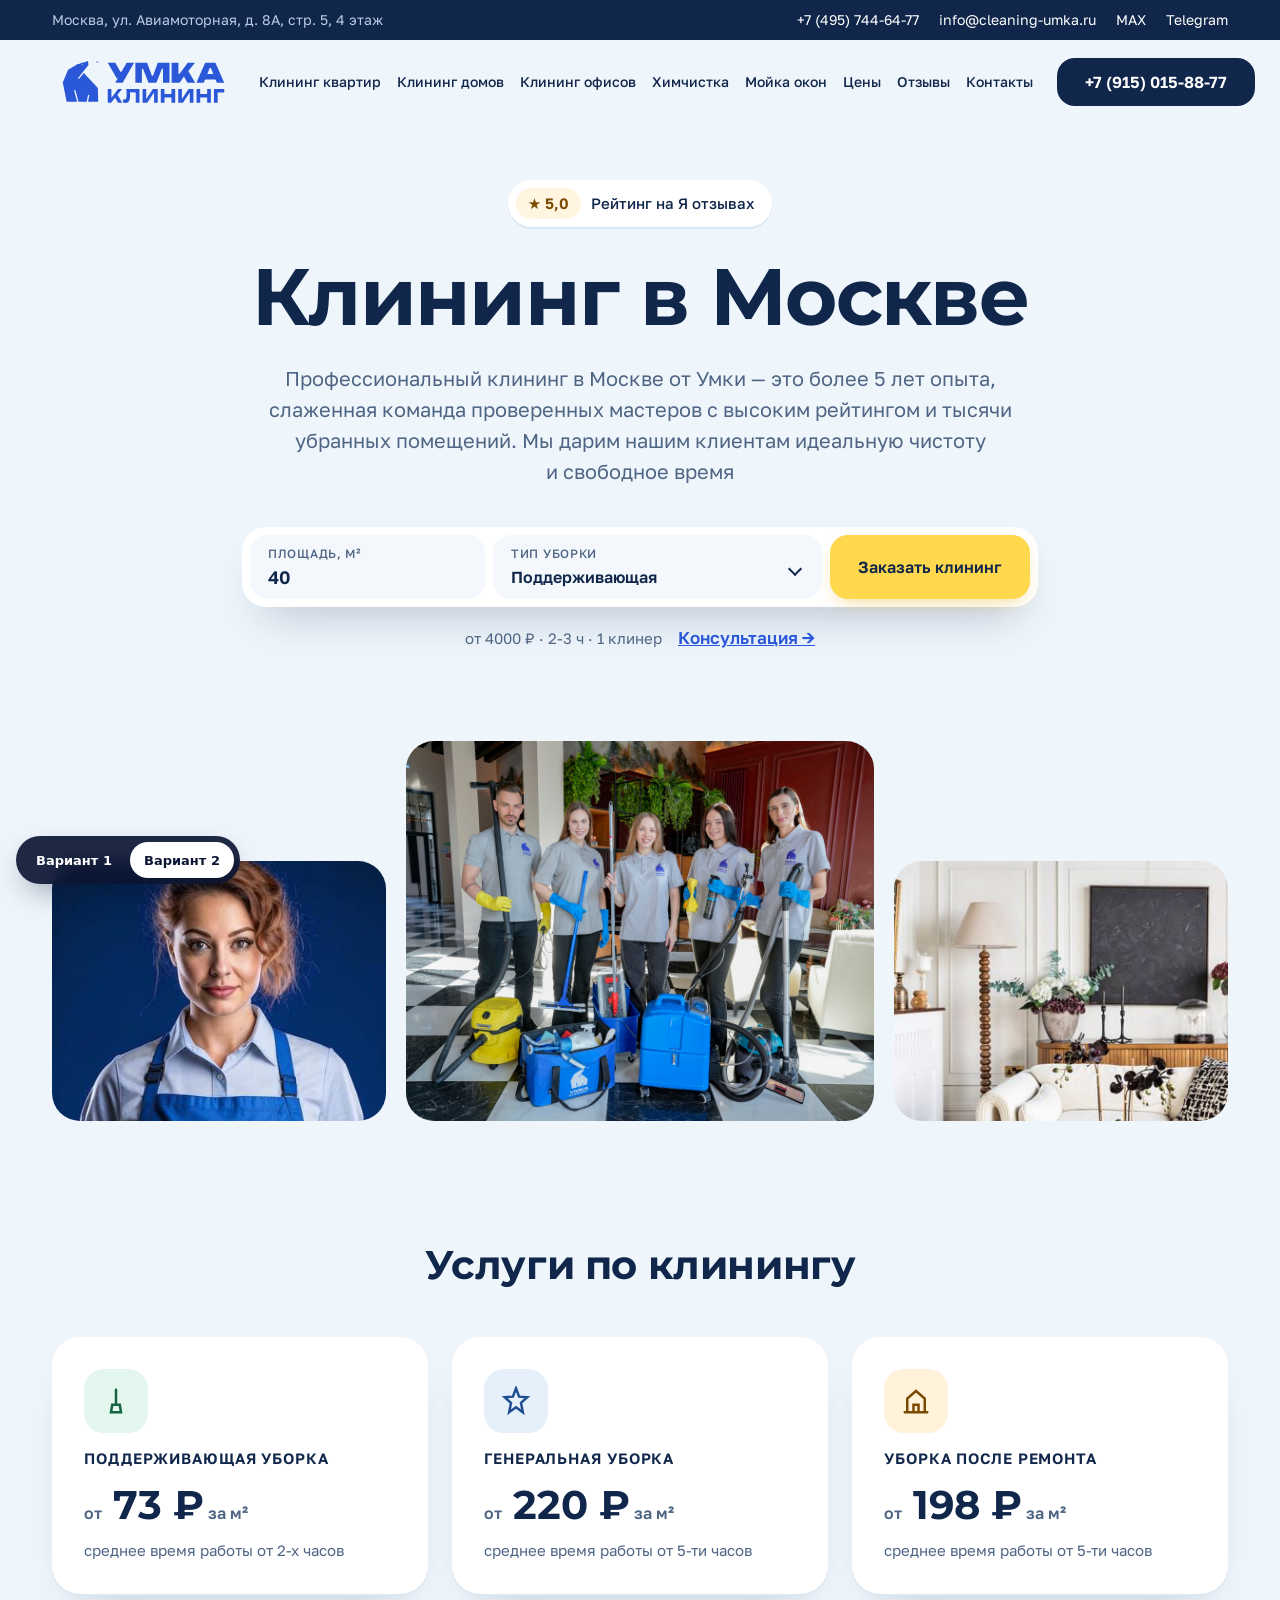
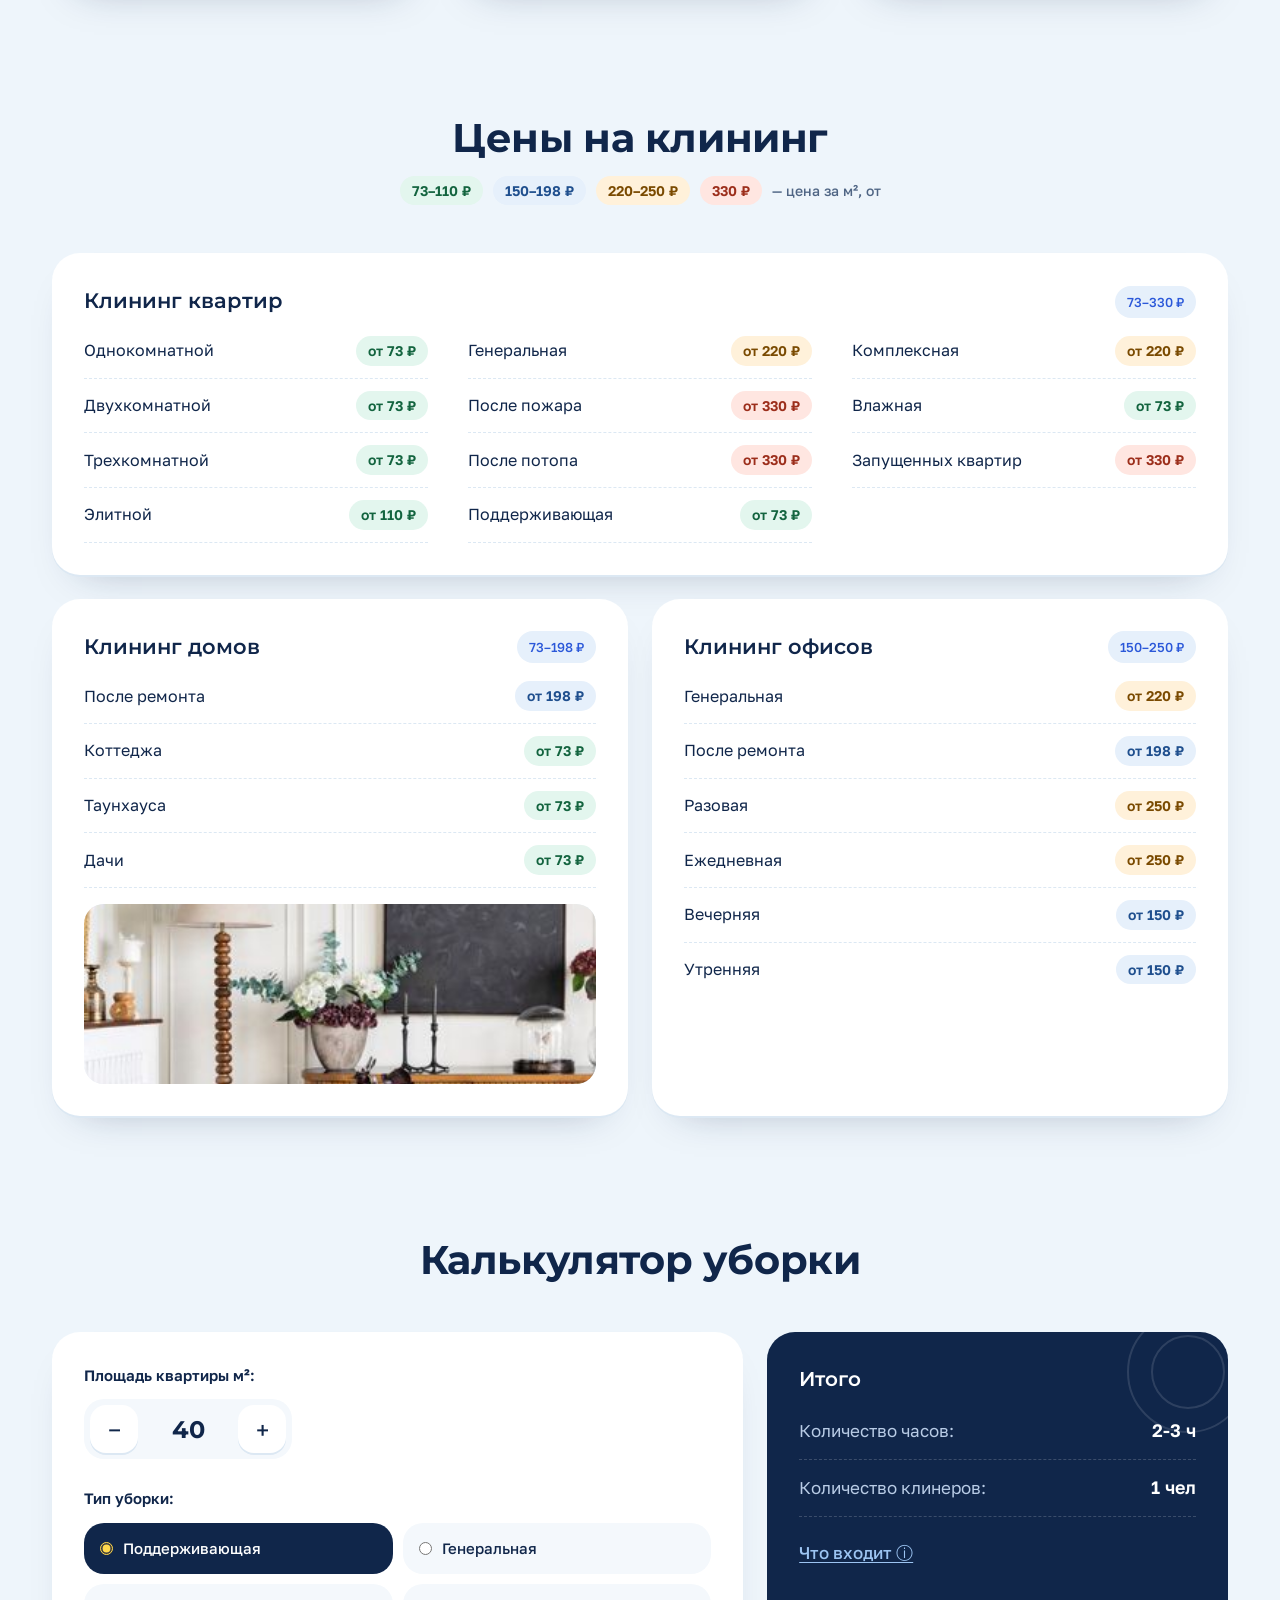
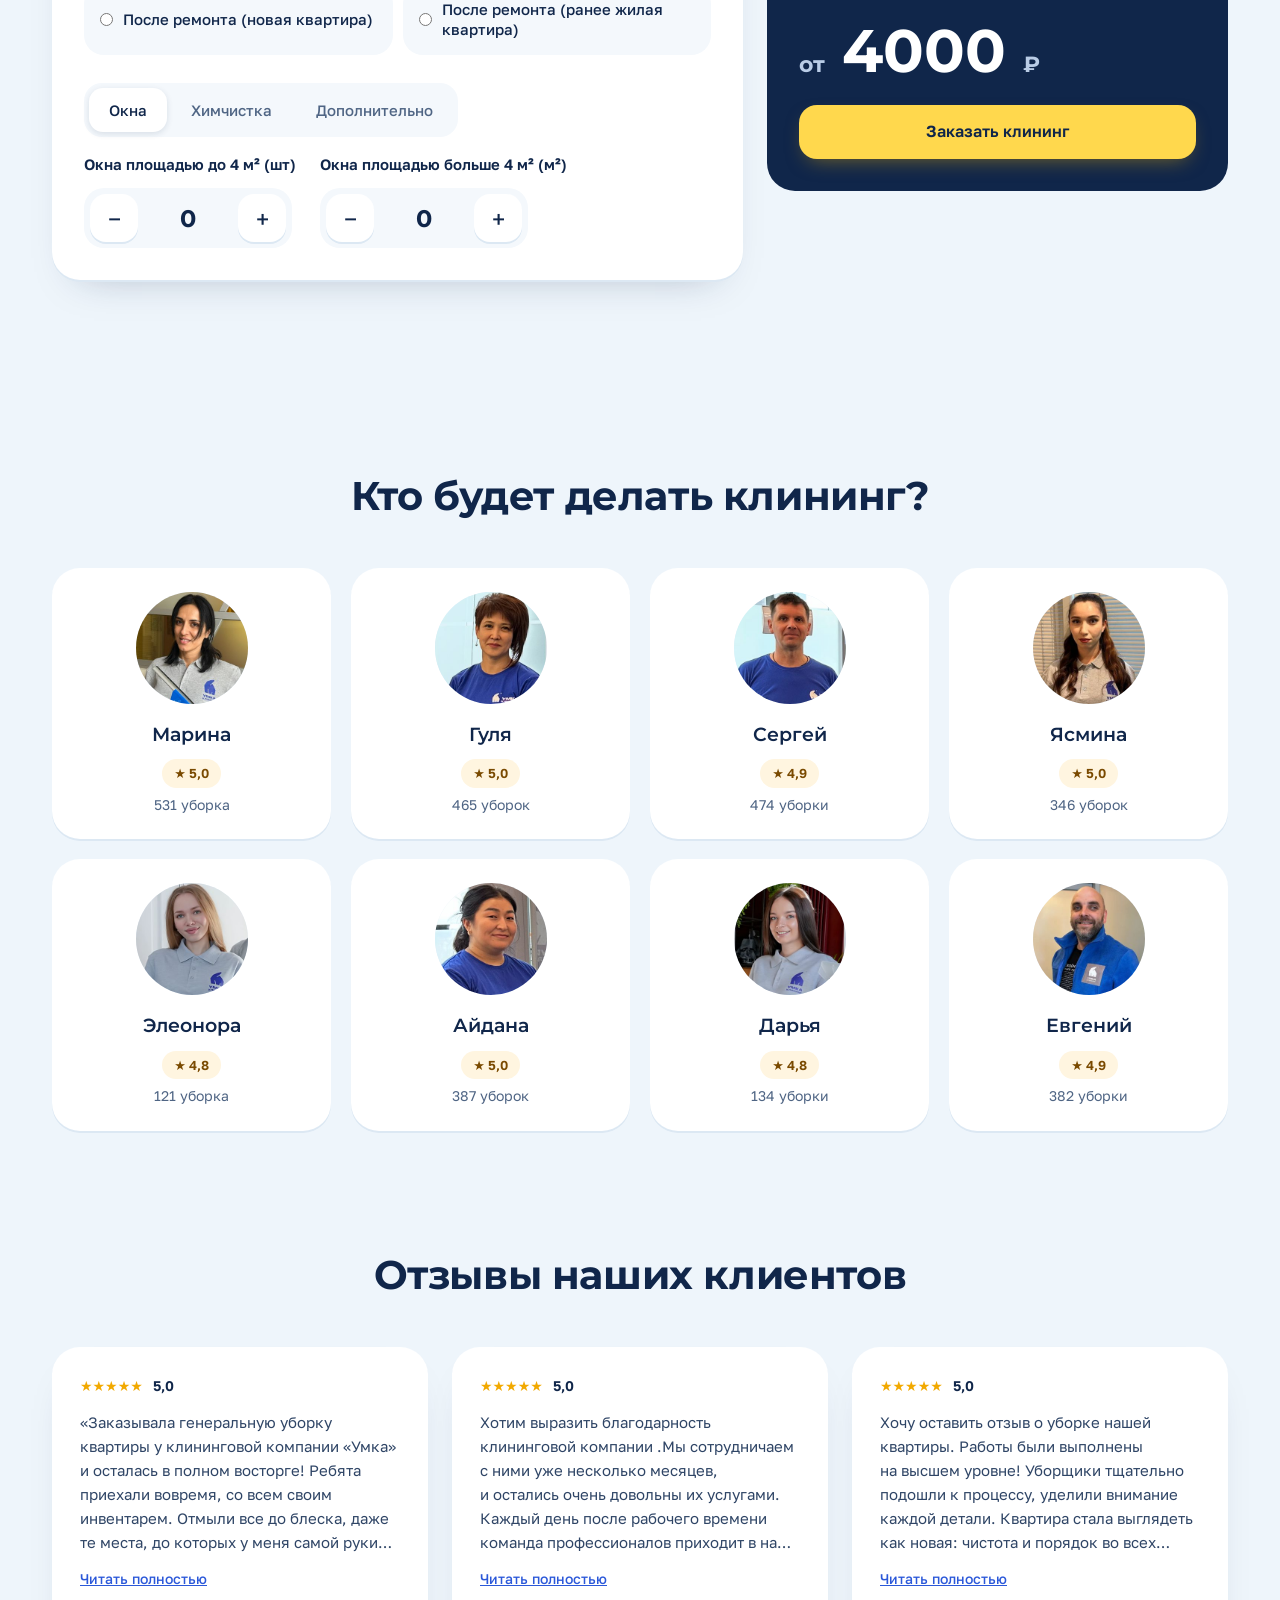
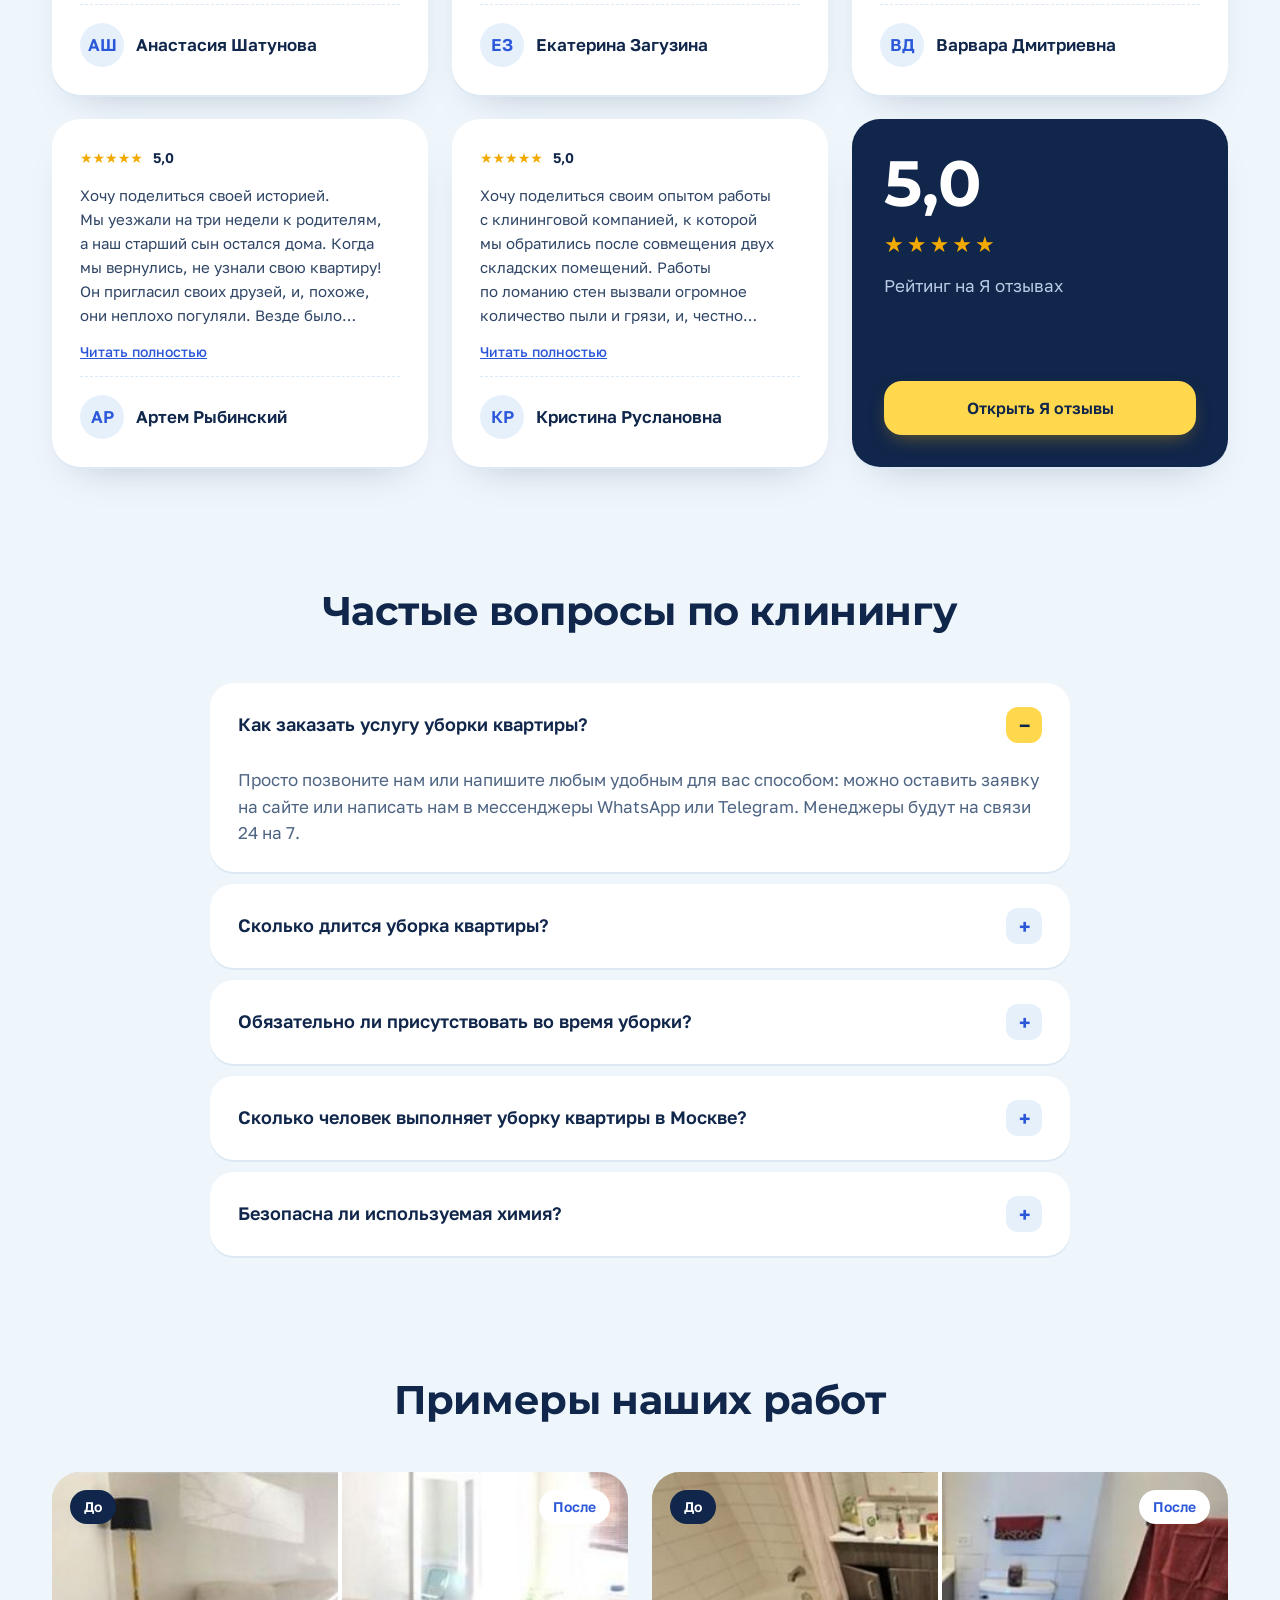
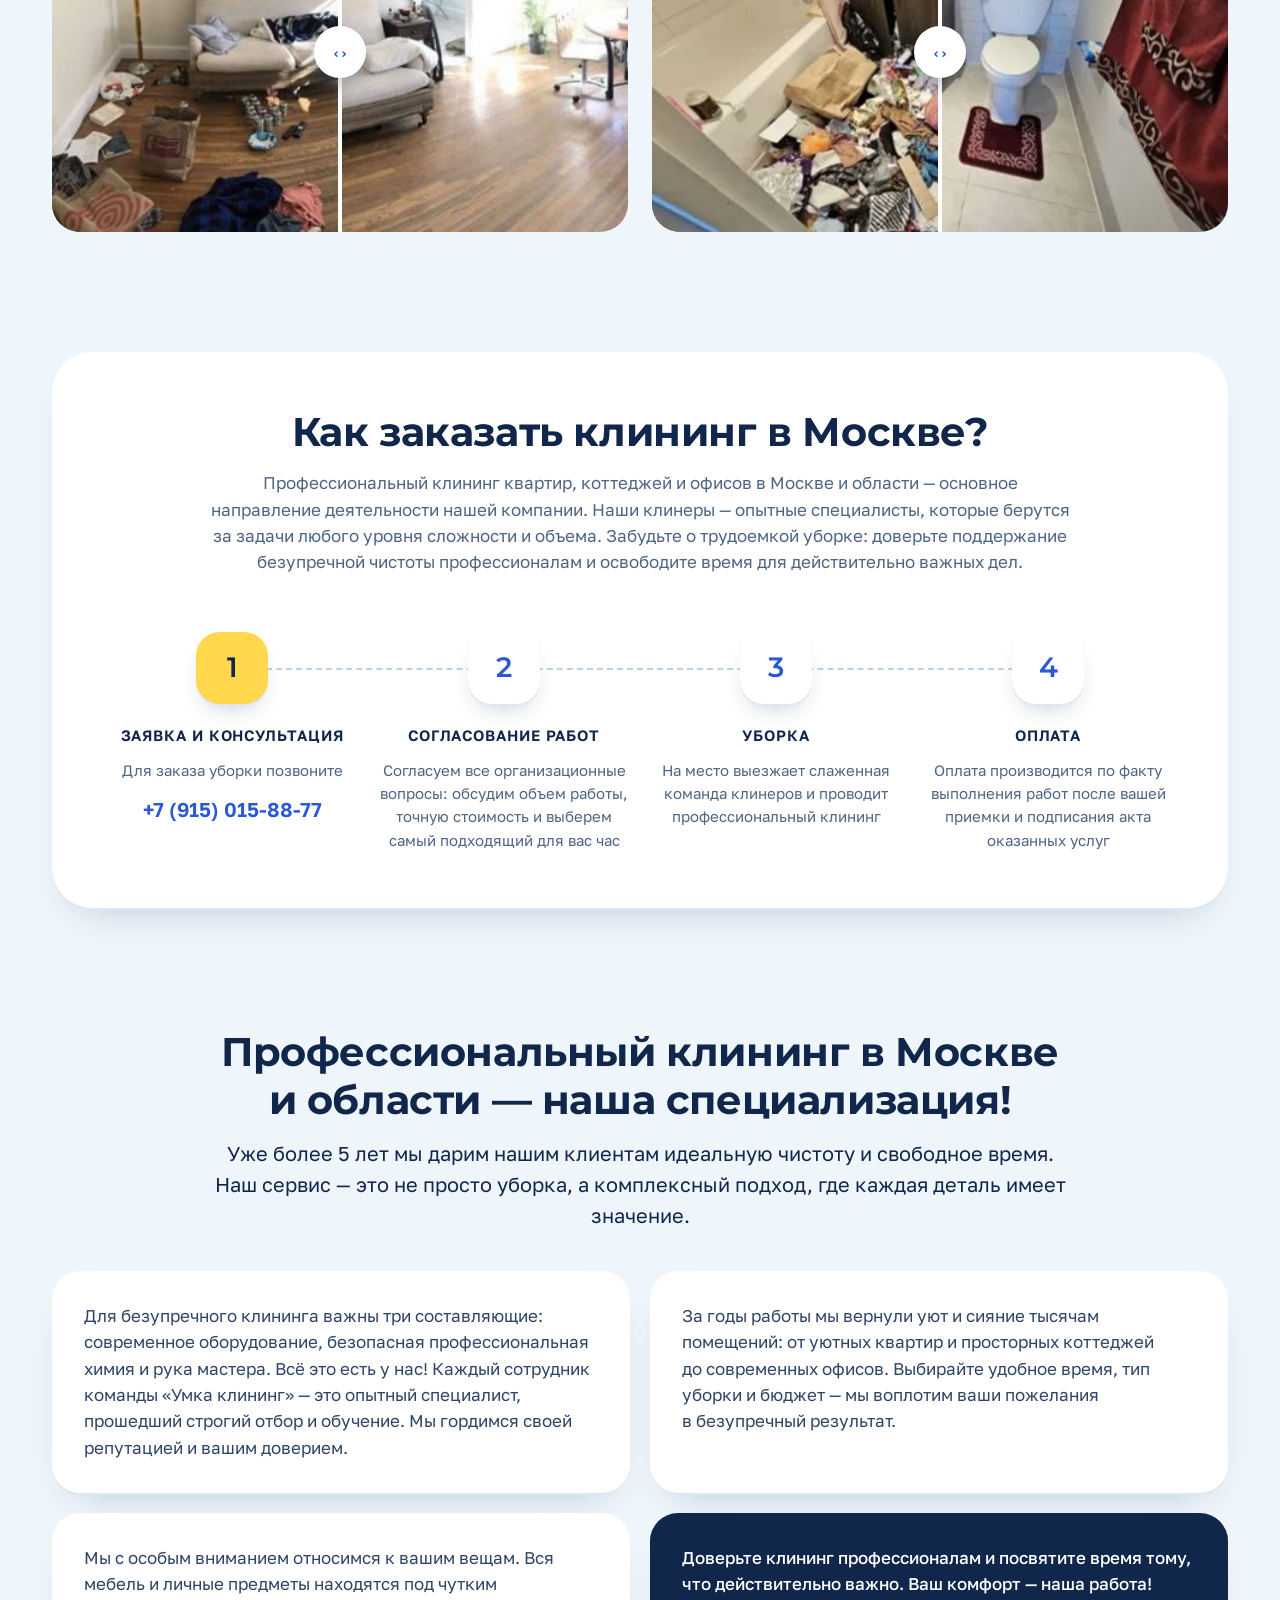
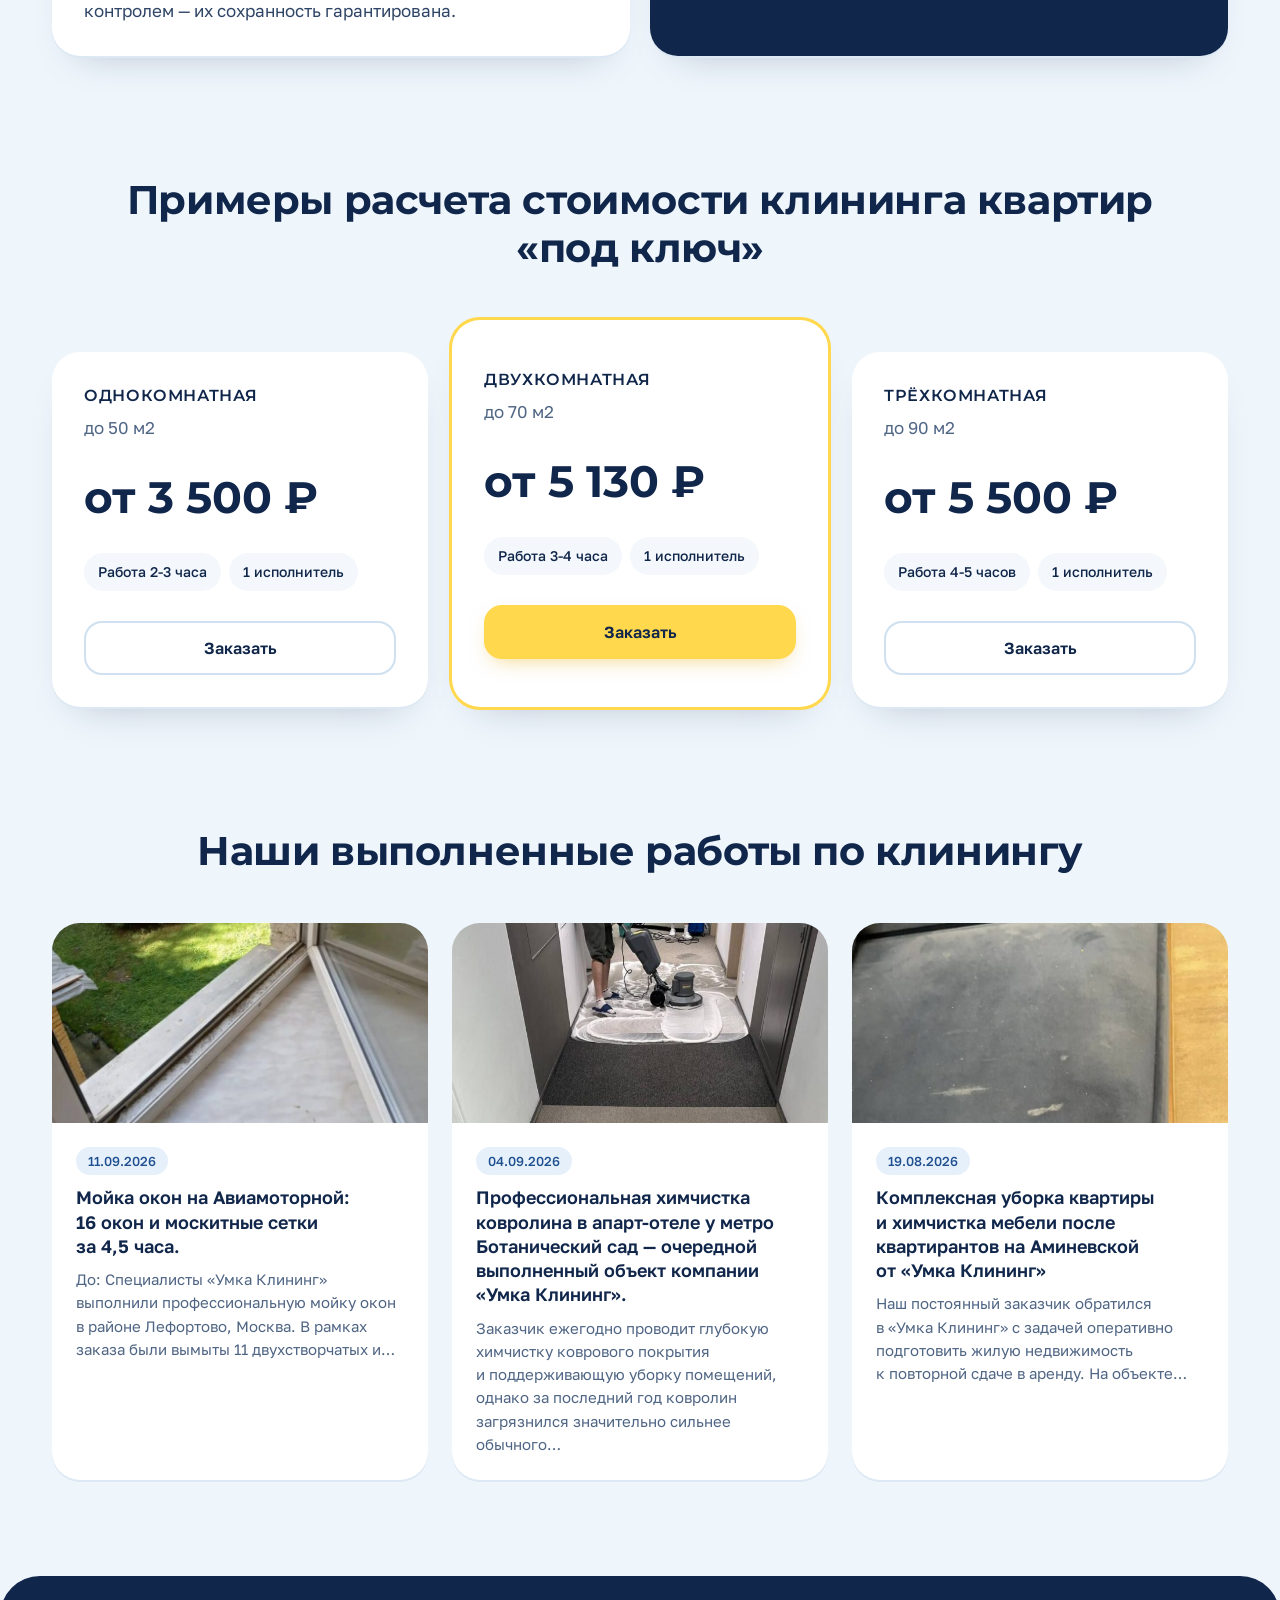
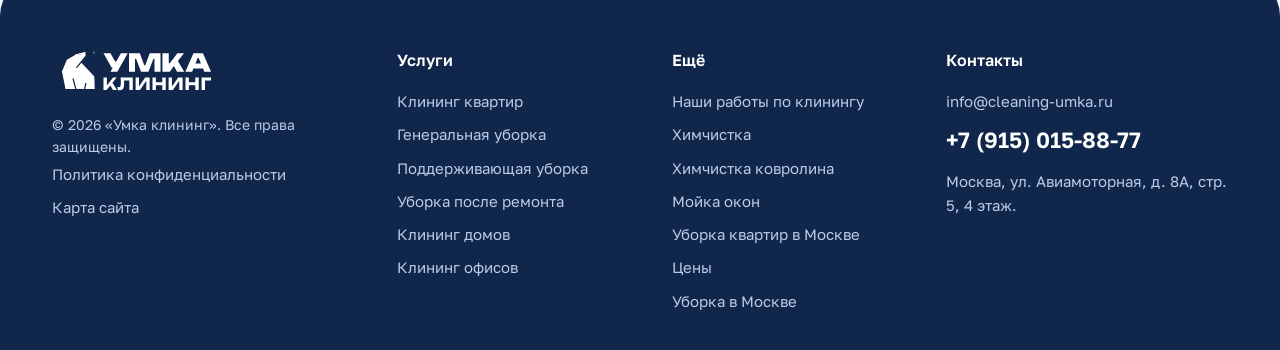
<file: umka/v2/index.html>
<!doctype html>
<html lang="ru">
<head>
<meta charset="utf-8">
<meta name="viewport" content="width=device-width, initial-scale=1">
<meta name="robots" content="noindex, nofollow">
<title>Клининг в Москве — Умка · вариант 2</title>
<meta name="description" content="Профессиональный клининг в Москве от Умки — это более 5 лет опыта, слаженная команда проверенных мастеров с высоким рейтингом и тысячи убранных помещений.">
<script>/* reveal animation: hide sections before the first paint; show everything if reveal.js never runs */document.documentElement.classList.add('reveal-on');setTimeout(function(){var h=document.documentElement;if(!h.classList.contains('reveal-ready'))h.classList.remove('reveal-on')},2500);</script>
<link rel="preconnect" href="https://fonts.googleapis.com">
<link href="https://fonts.googleapis.com/css2?family=Montserrat:wght@600;700;800&amp;family=Golos+Text:wght@400;500;600;700;800&amp;display=swap" rel="stylesheet">
<style>
body{margin:0;background:#EEF5FB}
a{color:#2B58D9}a:hover{color:#1C3FA8}
.p{overflow-x:hidden;font-family:'Golos Text',system-ui,sans-serif;color:#10264A;background:#EEF5FB;font-size:17px;line-height:1.55}
.c{font-family:'Montserrat',system-ui,sans-serif}
.w{max-width:1240px;margin:0 auto;padding:0 32px;box-sizing:border-box}
.btn{white-space:nowrap;box-sizing:border-box;display:inline-flex;align-items:center;justify-content:center;gap:10px;min-height:54px;padding:0 28px;border-radius:18px;font-weight:600;font-size:16px;text-decoration:none;border:0;font-family:inherit;cursor:pointer}
.bc{background:#FFD84D;color:#10264A;box-shadow:0 8px 20px -8px rgba(230,170,0,.5)}.bc:hover{background:#FFCB1F;color:#10264A}
.bn{background:#10264A;color:#fff}.bn:hover{background:#2B58D9;color:#fff}
.bs{background:#fff;color:#10264A;box-shadow:0 0 0 2px #CFE0F0 inset}.bs:hover{box-shadow:0 0 0 2px #2B58D9 inset;color:#2B58D9}
.card{background:#fff;border-radius:28px;padding:32px;box-shadow:0 2px 0 #DCE8F3,0 20px 40px -28px rgba(16,38,74,.35);box-sizing:border-box}
.sec{padding:96px 0}
.h2{font-family:'Montserrat',sans-serif;font-size:40px;line-height:1.2;font-weight:700;margin:0 0 14px;letter-spacing:-.01em}
.ctr{text-align:center}
.mut{color:#4F6584}
.ph>img{position:absolute;inset:0;width:100%;height:100%;object-fit:cover}.ph>img.hl{right:50%;width:50%}.ph>img.hr{left:50%;width:50%}
.cl .ph>img{object-position:50% 20%}
.ph{background:repeating-radial-gradient(circle at 30% 30%,#E1EDF8 0 8px,#EAF3FB 8px 16px);border-radius:28px;color:#5B7090;font-size:14px;font-weight:600;display:flex;align-items:flex-end;padding:18px;box-sizing:border-box;position:relative;overflow:hidden}
.hd .w{display:flex;align-items:center;gap:24px;min-height:84px;flex-wrap:nowrap}
.hd nav{display:flex;gap:16px;flex:1;flex-wrap:nowrap;justify-content:center}
.hd nav a{color:#10264A;text-decoration:none;font-weight:500;font-size:14px;white-space:nowrap}
.hd nav a:hover{color:#2B58D9}
.qc{display:grid;grid-template-columns:minmax(0,1fr) minmax(0,1.4fr) auto;gap:8px;background:#fff;border-radius:24px;padding:8px;box-shadow:0 24px 48px -24px rgba(16,38,74,.35);max-width:780px;margin:40px auto 0;text-align:left}
.qc label{display:flex;flex-direction:column;gap:2px;padding:10px 18px;border-radius:18px;background:#F4F8FC;font-size:12px;font-weight:500;color:#4F6584;text-transform:uppercase;letter-spacing:.06em}
.qc input,.qc select{border:0;background:transparent;font-family:inherit;font-size:18px;font-weight:600;color:#10264A;padding:0;text-transform:none;letter-spacing:0}
.svc{display:grid;grid-template-columns:repeat(3,minmax(0,1fr));gap:24px;margin-top:48px}
.svc .card{display:flex;flex-direction:column;gap:14px;position:relative;overflow:hidden}
.svc .ic{width:64px;height:64px;border-radius:20px;display:flex;align-items:center;justify-content:center}
.svc .pr{font-family:'Montserrat',sans-serif;font-weight:700;font-size:40px;line-height:1}
.svc .pr small{font-family:'Golos Text',sans-serif;font-size:16px;color:#4F6584;font-weight:600}
.cat{display:grid;grid-template-columns:repeat(2,minmax(0,1fr));gap:24px;margin-top:48px;align-items:stretch}.cat>.wide{grid-column:1/-1}.cols{columns:3;column-gap:40px}.cols .li{break-inside:avoid}
.cat .hdc{display:flex;justify-content:space-between;align-items:center;gap:12px;margin-bottom:6px}
.cat h3{font-family:'Montserrat',sans-serif;font-size:21px;font-weight:600;margin:0}
.range{font-size:13px;font-weight:500;color:#2B58D9;background:#E6F0FB;border-radius:999px;padding:6px 12px;white-space:nowrap}
.li{display:flex;justify-content:space-between;align-items:center;gap:12px;padding:12px 0;border-bottom:1.5px dashed #DCE8F3;font-size:16px;font-weight:400}
.li:last-child{border-bottom:0}.cols .li:last-child{border-bottom:1.5px dashed #DCE8F3}
.li span{font-size:14px;font-weight:600;padding:4px 12px;border-radius:999px;white-space:nowrap}
.t1{background:#E3F6EE;color:#13643F}.t2{background:#E6F0FB;color:#1F4F8E}.t3{background:#FFF1DA;color:#7A4A00}.t4{background:#FFE6E1;color:#9C2E1B}
.calc{display:grid;grid-template-columns:minmax(0,1.5fr) minmax(0,1fr);gap:24px;margin-top:48px;align-items:start}
.lbl{font-weight:600;font-size:15px;margin-bottom:12px;display:block}
.step{display:inline-flex;align-items:center;gap:6px;background:#F4F8FC;border-radius:20px;padding:6px}
.step button{width:48px;height:48px;border-radius:16px;border:0;background:#fff;font-size:24px;color:#10264A;cursor:pointer;font-family:inherit;box-shadow:0 2px 0 #DCE8F3}
.step input{width:84px;border:0;background:transparent;text-align:center;font-family:'Montserrat',sans-serif;font-weight:700;font-size:24px;color:#10264A}
.types{display:grid;grid-template-columns:repeat(2,minmax(0,1fr));gap:10px}
.types label{display:flex;flex-direction:row;align-items:center;gap:10px;padding:16px;border-radius:20px;background:#F4F8FC;font-weight:500;font-size:15px;cursor:pointer;line-height:1.3}
.types label.on{background:#10264A;color:#fff}
.types input{accent-color:#FFD84D;margin:0}
.seg{display:inline-flex;background:#F4F8FC;border-radius:18px;padding:5px;gap:4px;flex-wrap:wrap}
.seg button{min-height:44px;padding:0 20px;border:0;border-radius:14px;background:transparent;font-family:inherit;font-weight:500;font-size:15px;color:#4F6584;cursor:pointer}
.seg button.on{background:#fff;color:#10264A;box-shadow:0 2px 6px rgba(16,38,74,.12)}
.items{display:grid;grid-template-columns:repeat(3,minmax(0,1fr));gap:10px;margin-top:16px}
.items label{display:flex;align-items:center;gap:10px;padding:14px;border-radius:16px;box-shadow:inset 0 0 0 1.5px #DCE8F3;font-size:15px;font-weight:400;cursor:pointer}
.items input{width:18px;height:18px;accent-color:#2B58D9}
.sum{background:#10264A;color:#fff;border-radius:28px;padding:32px;position:relative;overflow:hidden}
.sum .k{display:flex;justify-content:space-between;align-items:center;padding:14px 0;border-bottom:1.5px dashed rgba(255,255,255,.18);color:#B9CCE6}
.sum .k b{color:#fff;font-size:18px;font-weight:600}
.sum .tot{font-family:'Montserrat',sans-serif;font-weight:700;font-size:60px;line-height:1;margin:32px 0 24px}
.sum .tot small{font-size:22px;color:#B9CCE6}
.team{display:grid;grid-template-columns:repeat(4,minmax(0,1fr));gap:20px;margin-top:48px}
.cl{background:#fff;border-radius:28px;padding:24px;text-align:center;box-shadow:0 2px 0 #DCE8F3}
.cl .ph{width:112px;height:112px;border-radius:50%;margin:0 auto 16px;justify-content:center;align-items:center;padding:0;font-size:12px}
.cl b{font-family:'Montserrat',sans-serif;font-size:19px;font-weight:600;display:block}
.cl .r{display:inline-flex;gap:6px;align-items:center;margin-top:10px;background:#FFF5E0;color:#7A4A00;border-radius:999px;padding:4px 12px;font-weight:600;font-size:13px}
.cl .n{display:block;margin-top:6px;color:#4F6584;font-size:14px}
.rv{display:grid;grid-template-columns:repeat(3,minmax(0,1fr));gap:24px;margin-top:48px}.rcard{display:flex;flex-direction:column;gap:14px;padding:28px}.rstars{display:flex;align-items:center;gap:10px;font-size:14px;font-weight:600}.rcard p{margin:0;font-size:15px;line-height:1.6;color:#2F4566;display:-webkit-box;-webkit-line-clamp:6;-webkit-box-orient:vertical;overflow:hidden}.rmore{font-size:14px;font-weight:500}.rcard .who{margin-top:auto;padding-top:18px;border-top:1.5px dashed #DCE8F3}.rtotal{background:#10264A;color:#fff;display:flex;flex-direction:column;gap:12px;padding:32px}




.av{width:44px;height:44px;border-radius:50%;background:#E6F0FB;color:#2B58D9;display:inline-flex;align-items:center;justify-content:center;font-weight:600;flex-shrink:0}
.who{display:flex;gap:12px;align-items:center;font-weight:600}
.st5{color:#F2A900}
.faq{max-width:860px;margin:48px auto 0;display:flex;flex-direction:column;gap:12px}
.q{background:#fff;border-radius:24px;box-shadow:0 2px 0 #DCE8F3}
.q summary{list-style:none;display:flex;justify-content:space-between;align-items:center;gap:16px;padding:24px 28px;font-weight:600;font-size:18px;cursor:pointer}
.q summary::-webkit-details-marker{display:none}
.q summary i{font-style:normal;width:36px;height:36px;border-radius:12px;background:#E6F0FB;color:#2B58D9;display:flex;align-items:center;justify-content:center;flex-shrink:0;font-size:20px}
.q[open] summary i{background:#FFD84D;color:#10264A}
.q p{margin:0;padding:0 28px 26px;color:#4F6584}
.ba{display:grid;grid-template-columns:repeat(2,minmax(0,1fr));gap:24px;margin-top:48px}
.ba .ph{height:360px}
.ba .t{position:absolute;top:18px;padding:6px 14px;border-radius:999px;font-weight:600;font-size:14px}
.ba .ln{position:absolute;top:0;bottom:0;left:50%;width:4px;background:#fff;transform:translateX(-50%)}
.ba .kn{position:absolute;top:50%;left:50%;width:52px;height:52px;border-radius:50%;background:#fff;transform:translate(-50%,-50%);box-shadow:0 8px 20px rgba(16,38,74,.25);display:flex;align-items:center;justify-content:center;font-weight:600;color:#2B58D9}
.tl{display:grid;grid-template-columns:repeat(4,minmax(0,1fr));gap:24px;margin-top:56px;position:relative}
.tl::before{content:"";position:absolute;left:12%;right:12%;top:36px;border-top:2.5px dashed #B9D1EA}
.tl>div{position:relative;text-align:center;display:flex;flex-direction:column;align-items:center;gap:12px}
.tl .n{width:72px;height:72px;border-radius:24px;background:#fff;box-shadow:0 2px 0 #DCE8F3,0 12px 24px -12px rgba(16,38,74,.3);display:flex;align-items:center;justify-content:center;font-family:'Montserrat',sans-serif;font-weight:600;font-size:28px;color:#2B58D9}
.tl h3{margin:8px 0 0;font-size:15px;text-transform:uppercase;letter-spacing:.06em;font-weight:600}
.tl p{margin:0;color:#4F6584;font-size:15px}
.seo{display:grid;grid-template-columns:repeat(2,minmax(0,1fr));gap:20px;margin-top:40px}
.seo .card p{margin:0;color:#2F4566}
.ex{display:grid;grid-template-columns:repeat(3,minmax(0,1fr));gap:24px;margin-top:48px;align-items:end}
.ex .card{display:flex;flex-direction:column;gap:6px}
.ex .pr{font-family:'Montserrat',sans-serif;font-weight:700;font-size:44px;margin:16px 0}
.ex .chips{display:flex;gap:8px;flex-wrap:wrap;margin-bottom:24px}
.ex .chips span{background:#F4F8FC;border-radius:999px;padding:8px 14px;font-size:14px;font-weight:500}
.news{display:grid;grid-template-columns:repeat(3,minmax(0,1fr));gap:24px;margin-top:48px}
.news article{background:#fff;border-radius:28px;overflow:hidden;box-shadow:0 2px 0 #DCE8F3}
.news .ph{height:200px;border-radius:0}
.news .b{padding:24px;display:flex;flex-direction:column;gap:10px}
.news time{display:inline-block;align-self:flex-start;background:#E6F0FB;color:#1F4F8E;border-radius:999px;padding:4px 12px;font-size:13px;font-weight:500}
.news h3{margin:0;font-size:18px;line-height:1.35;font-weight:600}
.news p{margin:0;font-size:15px;color:#4F6584}
.ft{background:#10264A;color:#B9CCE6;border-radius:40px 40px 0 0;padding:72px 0 32px;font-size:15px}
.ft .g{display:grid;grid-template-columns:1.3fr 1fr 1fr 1.2fr;gap:40px}
.ft a{color:#B9CCE6;text-decoration:none;display:block;padding:5px 0}.ft a:hover{color:#fff}
.ft h4{color:#fff;margin:0 0 12px;font-size:16px;font-weight:600}
.sec-badge{display:inline-flex;align-items:center;justify-content:center;min-width:20px;height:20px;padding:0 6px;margin-left:6px;border-radius:999px;background:#2B58D9;color:#fff;font-style:normal;font-size:12px;font-weight:600;box-sizing:border-box;vertical-align:1px}.items label.sel{box-shadow:inset 0 0 0 2px #2B58D9;background:#F4F8FC}.calc-picked{padding:14px 0 6px;border-bottom:1.5px dashed rgba(255,255,255,.18)}.calc-picked-t{font-size:13px;color:#9CC4F2;margin-bottom:8px}.calc-picked ul{list-style:none;margin:0;padding:0;display:flex;flex-direction:column;gap:10px}.calc-picked li{display:flex;justify-content:space-between;gap:16px;font-size:14px;color:#B9CCE6}.calc-picked li b{color:#fff;font-weight:500;text-align:right}
.qc label{position:relative;min-height:62px;box-sizing:border-box;cursor:pointer}.qc input,.qc select{position:absolute;inset:0;width:100%;height:100%;box-sizing:border-box;padding:28px 18px 8px;border-radius:18px;outline:none;-webkit-appearance:none;appearance:none;background:transparent;cursor:pointer}.qc select{padding-right:44px}.qc label:has(select)::after{content:"";position:absolute;right:22px;top:50%;width:8px;height:8px;border-right:2px solid #10264A;border-bottom:2px solid #10264A;transform:translateY(-30%) rotate(45deg);pointer-events:none}
.seg button{display:inline-flex;align-items:center;justify-content:center;gap:6px}.seg .sec-badge{margin-left:0;vertical-align:baseline}
@media (max-width:1180px){.hd nav{display:none}.hd .w{justify-content:space-between}}
@media (max-width:1000px){.rv{grid-template-columns:repeat(2,minmax(0,1fr))}.cols{columns:1}.svc,.cat,.calc,.ex,.news,.seo,.ba{grid-template-columns:minmax(0,1fr)}.team,.tl,.types,.items{grid-template-columns:repeat(2,minmax(0,1fr))}.tl::before{display:none}.qc{grid-template-columns:minmax(0,1fr)}.hh{font-size:48px !important}.h2{font-size:30px}.sec{padding:64px 0}.ft .g{grid-template-columns:1fr 1fr}}
@media (max-width:600px){.rv{grid-template-columns:minmax(0,1fr)}.hbtn .bn{padding:0 14px;font-size:14px}.w{padding:0 16px}.team,.tl,.types,.items{grid-template-columns:minmax(0,1fr)}.hd nav{display:none}.ft .g{grid-template-columns:1fr}.card{padding:22px}}
</style>
<style>
html{scroll-behavior:smooth}section[id],footer[id]{scroll-margin-top:16px}.article-link{color:inherit;text-decoration:none}.article-link:hover{color:#2B58D9}
</style>
<link rel="stylesheet" href="../assets/css/forms.css?v=202610071902">
<link rel="stylesheet" href="../assets/css/version-switcher.css?v=202610071902">
<link rel="stylesheet" href="calculator.css?v=202610071902">
<link rel="stylesheet" href="../assets/css/before-after.css?v=202610071902">
<link rel="stylesheet" href="../assets/css/reveal.css?v=202610071902">
<link rel="stylesheet" href="../assets/css/sticky-header.css?v=202610071902">
</head>
<body data-version="v2">
<div class="p">

<div style="background: #10264A; color: #B9CCE6; font-size: 14px"><div class="w" style="display: flex; justify-content: space-between; gap: 16px; flex-wrap: wrap; min-height: 40px; align-items: center"><span>Москва, ул. Авиамоторная, д. 8А, стр. 5, 4 этаж</span><span style="display: flex; gap: 20px; flex-wrap: wrap"><a href="tel:+74957446477" style="color: #fff; text-decoration: none">+7 (495) 744-64-77</a><a href="mailto:info@cleaning-umka.ru" style="color: #fff; text-decoration: none">info@cleaning-umka.ru</a><a href="https://max.ru/u/f9LHodD0cOJJg-tEEM1Lq-Mv_jj6TA3XOlxe73UzP9JK4HUgE7WJ40M6ME8" style="color: #fff; text-decoration: none">MAX</a><a href="https://t.me/Cleaning_UMKA" style="color: #fff; text-decoration: none">Telegram</a></span></div></div>
<header class="site-header hd"><div class="w">
<a href="./"><img src="../assets/img/umka-logo.svg" alt="Умка клининг" width="183" height="50" style="display: block; height: 50px; width: auto"></a>
<nav><a href="https://cleaning-umka.ru/klining-kvartir/">Клининг квартир</a><a href="https://cleaning-umka.ru/klining-domov/">Клининг домов</a><a href="https://cleaning-umka.ru/klining-ofisov/">Клининг офисов</a><a href="https://cleaning-umka.ru/himchistka-s-kliningom/">Химчистка</a><a href="https://cleaning-umka.ru/mojka-okon/">Мойка окон</a><a href="#prices">Цены</a><a href="#reviews">Отзывы</a><a href="#contacts">Контакты</a></nav>
<div class="hbtn" style="display: flex; gap: 10px; align-items: center; flex-shrink: 0"><a class="btn bn" href="tel:+79150158877" style="min-height: 48px">+7 (915) 015-88-77</a></div>
</div></header>

<section style="padding: 56px 0 96px; position: relative; overflow: hidden"><div class="w ctr">
<div style="display: inline-flex; align-items: center; gap: 10px; background: #fff; border-radius: 999px; padding: 8px 18px 8px 8px; font-weight: 500; font-size: 15px; box-shadow: 0 2px 0 #DCE8F3"><span style="background: #FFF5E0; color: #7A4A00; border-radius: 999px; padding: 4px 12px; font-weight: 600">★ 5,0</span>Рейтинг на Я отзывах</div>
<h1 class="c hh" style="font-size: 80px; line-height: 1.05; font-weight: 700; margin: 28px 0 24px; letter-spacing: -.02em">Клининг в Москве</h1>
<p class="mut" style="font-size: 20px; max-width: 760px; margin: 0 auto">Профессиональный клининг в Москве от Умки — это более 5 лет опыта, слаженная команда проверенных мастеров с высоким рейтингом и тысячи убранных помещений. Мы дарим нашим клиентам идеальную чистоту и свободное время</p>
<div class="qc-slot" data-fragment="quick-form.html"></div>
<div style="display: grid; grid-template-columns: 1fr 1.4fr 1fr; gap: 20px; margin-top: 64px; align-items: end">
<div class="ph" style="height: 260px"><img src="../assets/img/umka-cleaner.jpg" alt="Клинер Умка клининг" style="object-position: 50% 25%"></div>
<div class="ph" style="height: 380px"><img src="../assets/img/klining-moskva.jpg" alt="Команда Умка клининг"></div>
<div class="ph" style="height: 260px"><img src="../assets/img/uborka-kvartir-msk.jpg" alt="Интерьер после уборки"></div>
</div>
</div></section>

<section class="sec" style="padding-top: 24px"><div class="w">
<h2 class="h2 ctr">Услуги по клинингу</h2>
<div class="svc">
<div class="card"><div class="ic" style="background: #E3F6EE"><svg width="30" height="30" viewBox="0 0 24 24" fill="none" stroke="#13643F" stroke-width="2" stroke-linecap="round"><path d="M12 3v12M8 21h8M9 15h6l1 6H8z"/></svg></div><b style="font-size: 15px; font-weight: 600; text-transform: uppercase; letter-spacing: .06em">Поддерживающая уборка</b><div class="pr"><small>от</small> 73 ₽<small> за м²</small></div><span class="mut" style="font-size: 15px">среднее время работы от 2-х часов</span></div>
<div class="card"><div class="ic" style="background: #E6F0FB"><svg width="30" height="30" viewBox="0 0 24 24" fill="none" stroke="#1F4F8E" stroke-width="2" stroke-linecap="round"><path d="M12 2l2.5 6.5L21 9l-5 4.5L17.5 21 12 17l-5.5 4L8 13.5 3 9l6.5-.5z"/></svg></div><b style="font-size: 15px; font-weight: 600; text-transform: uppercase; letter-spacing: .06em">Генеральная уборка</b><div class="pr"><small>от</small> 220 ₽<small> за м²</small></div><span class="mut" style="font-size: 15px">среднее время работы от 5-ти часов</span></div>
<div class="card"><div class="ic" style="background: #FFF1DA"><svg width="30" height="30" viewBox="0 0 24 24" fill="none" stroke="#7A4A00" stroke-width="2" stroke-linecap="round"><path d="M3 21h18M5 21V10l7-6 7 6v11M10 21v-6h4v6"/></svg></div><b style="font-size: 15px; font-weight: 600; text-transform: uppercase; letter-spacing: .06em">Уборка после ремонта</b><div class="pr"><small>от</small> 198 ₽<small> за м²</small></div><span class="mut" style="font-size: 15px">среднее время работы от 5-ти часов</span></div>
</div>
</div></section>

<section id="prices" class="sec" style="padding-top: 24px"><div class="w">
<h2 class="h2 ctr">Цены на клининг</h2>
<div style="display: flex; gap: 10px; justify-content: center; flex-wrap: wrap; font-size: 14px; font-weight: 500"><span class="li" style="border: 0; padding: 0"><span class="t1">73–110 ₽</span></span><span class="li" style="border: 0; padding: 0"><span class="t2">150–198 ₽</span></span><span class="li" style="border: 0; padding: 0"><span class="t3">220–250 ₽</span></span><span class="li" style="border: 0; padding: 0"><span class="t4">330 ₽</span></span><span class="mut" style="align-self: center">— цена за м², от</span></div>
<div class="cat">
<div class="card wide"><div class="hdc"><h3>Клининг квартир</h3><span class="range">73–330 ₽</span></div>
<div class="cols">
<div class="li">Однокомнатной<span class="t1">от 73 ₽</span></div>
<div class="li">Двухкомнатной<span class="t1">от 73 ₽</span></div>
<div class="li">Трехкомнатной<span class="t1">от 73 ₽</span></div>
<div class="li">Элитной<span class="t1">от 110 ₽</span></div>
<div class="li">Генеральная<span class="t3">от 220 ₽</span></div>
<div class="li">После пожара<span class="t4">от 330 ₽</span></div>
<div class="li">После потопа<span class="t4">от 330 ₽</span></div>
<div class="li">Поддерживающая<span class="t1">от 73 ₽</span></div>
<div class="li">Комплексная<span class="t3">от 220 ₽</span></div>
<div class="li">Влажная<span class="t1">от 73 ₽</span></div>
<div class="li">Запущенных квартир<span class="t4">от 330 ₽</span></div>
</div>
</div>
<div class="card"><div class="hdc"><h3>Клининг домов</h3><span class="range">73–198 ₽</span></div>
<div class="li">После ремонта<span class="t2">от 198 ₽</span></div>
<div class="li">Коттеджа<span class="t1">от 73 ₽</span></div>
<div class="li">Таунхауса<span class="t1">от 73 ₽</span></div>
<div class="li">Дачи<span class="t1">от 73 ₽</span></div>
<div class="ph" style="height: 180px; margin-top: 16px; border-radius: 20px"><img src="../assets/img/uborka-kvartir-msk.jpg" alt="Клининг домов"></div>
</div>
<div class="card"><div class="hdc"><h3>Клининг офисов</h3><span class="range">150–250 ₽</span></div>
<div class="li">Генеральная<span class="t3">от 220 ₽</span></div>
<div class="li">После ремонта<span class="t2">от 198 ₽</span></div>
<div class="li">Разовая<span class="t3">от 250 ₽</span></div>
<div class="li">Ежедневная<span class="t3">от 250 ₽</span></div>
<div class="li">Вечерняя<span class="t2">от 150 ₽</span></div>
<div class="li">Утренняя<span class="t2">от 150 ₽</span></div>
</div>
</div>
</div></section>

<section class="sec" style="padding-top: 24px"><div class="w">
<h2 class="h2 ctr">Калькулятор уборки</h2>
<div class="calc-slot" data-fragment="calculator.html"></div>
</div></section>

<section class="sec" style="padding-top: 24px"><div class="w">
<h2 class="h2 ctr">Кто будет делать клининг?</h2>
<div class="team">
<div class="cl"><div class="ph"><img src="../assets/img/marina-cleaner.jpg" alt="Марина"></div><b>Марина</b><span class="r">★ 5,0</span><span class="n">531 уборка</span></div>
<div class="cl"><div class="ph"><img src="../assets/img/gylia-cleaner.jpg" alt="Гуля"></div><b>Гуля</b><span class="r">★ 5,0</span><span class="n">465 уборок</span></div>
<div class="cl"><div class="ph"><img src="../assets/img/sergey-cleaner.jpg" alt="Сергей"></div><b>Сергей</b><span class="r">★ 4,9</span><span class="n">474 уборки</span></div>
<div class="cl"><div class="ph"><img src="../assets/img/yasmina-cleaner.jpg" alt="Ясмина"></div><b>Ясмина</b><span class="r">★ 5,0</span><span class="n">346 уборок</span></div>
<div class="cl"><div class="ph"><img src="../assets/img/eleonora-cleaner.jpg" alt="Элеонора"></div><b>Элеонора</b><span class="r">★ 4,8</span><span class="n">121 уборка</span></div>
<div class="cl"><div class="ph"><img src="../assets/img/aidana-cleaner.jpg" alt="Айдана"></div><b>Айдана</b><span class="r">★ 5,0</span><span class="n">387 уборок</span></div>
<div class="cl"><div class="ph"><img src="../assets/img/daria2-cleaner.jpg" alt="Дарья"></div><b>Дарья</b><span class="r">★ 4,8</span><span class="n">134 уборки</span></div>
<div class="cl"><div class="ph"><img src="../assets/img/evgenii-cleaner.jpg" alt="Евгений"></div><b>Евгений</b><span class="r">★ 4,9</span><span class="n">382 уборки</span></div>
</div>
</div></section>

<section id="reviews" class="sec" style="padding-top: 24px"><div class="w">
<h2 class="h2 ctr">Отзывы наших клиентов</h2>
<div class="rv">
<article class="card rcard"><div class="rstars"><span class="st5">★★★★★</span><span>5,0</span></div><p>«Заказывала генеральную уборку квартиры у клининговой компании «Умка» и осталась в полном восторге! Ребята приехали вовремя, со всем своим инвентарем. Отмыли все до блеска, даже те места, до которых у меня самой руки не доходили. Особенно порадовало, как идеально вымыли окна и кухню. Очень вежливые и трудолюбивые сотрудники. Цена полностью соответствует качеству. Теперь за чистотой – только к «Умке»!»</p><a class="rmore" href="https://cleaning-umka.ru/otzyvy/">Читать полностью</a><div class="who"><span class="av">АШ</span>Анастасия Шатунова</div></article>
<article class="card rcard"><div class="rstars"><span class="st5">★★★★★</span><span>5,0</span></div><p>Хотим выразить благодарность клининговой компании .Мы сотрудничаем с ними уже несколько месяцев, и остались очень довольны их услугами. Каждый день после рабочего времени команда профессионалов приходит в наш офис и выполняет уборку на высшем уровне. У них всегда чистота и порядок, а работники очень внимательны к деталям. Они не только убирают, но и поддерживают атмосферу свежести и уюта в нашем офисе. Особенно хочется отметить их надежность и пунктуальность. Мы можем быть уверены, что после рабочего дня офис будет выглядеть безупречно. Взаимодействие с менеджерами компании всегда проходит гладко, они готовы учесть все наши пожелания.</p><a class="rmore" href="https://cleaning-umka.ru/otzyvy/">Читать полностью</a><div class="who"><span class="av">ЕЗ</span>Екатерина Загузина</div></article>
<article class="card rcard"><div class="rstars"><span class="st5">★★★★★</span><span>5,0</span></div><p>Хочу оставить отзыв о уборке нашей квартиры. Работы были выполнены на высшем уровне! Уборщики тщательно подошли к процессу, уделили внимание каждой детали. Квартира стала выглядеть как новая: чистота и порядок во всех уголках. Я был впечатлён профессионализмом команды и их вниманием к нашим просьбам. Очень рекомендую эту услугу всем, кто ценит время и качество!</p><a class="rmore" href="https://cleaning-umka.ru/otzyvy/">Читать полностью</a><div class="who"><span class="av">ВД</span>Варвара Дмитриевна</div></article>
<article class="card rcard"><div class="rstars"><span class="st5">★★★★★</span><span>5,0</span></div><p>Хочу поделиться своей историей. Мы уезжали на три недели к родителям, а наш старший сын остался дома. Когда мы вернулись, не узнали свою квартиру! Он пригласил своих друзей, и, похоже, они неплохо погуляли. Везде было грязно, ковёр покрыт непонятными пятнами, а диван выглядел ужасно. К счастью, мы обратились в клининговую компанию. Ребята использовали новейшие средства и профессиональные технологии для очистки. После их работы диван стал выглядеть как новый, а в квартире воцарилась идеальная чистота! Мы были приятно удивлены результатом и обслуживанием.</p><a class="rmore" href="https://cleaning-umka.ru/otzyvy/">Читать полностью</a><div class="who"><span class="av">АР</span>Артем Рыбинский</div></article>
<article class="card rcard"><div class="rstars"><span class="st5">★★★★★</span><span>5,0</span></div><p>Хочу поделиться своим опытом работы с клининговой компанией, к которой мы обратились после совмещения двух складских помещений. Работы по ломанию стен вызвали огромное количество пыли и грязи, и, честно говоря, у нас не было времени и сил на уборку. На сайте нашли информацию о клининговых услугах и решили обратиться. Сервис оказался на высшем уровне! Команда быстро отреагировала на наш запрос, приехала в оговоренное время и справилась с задачей гораздо быстрее, чем мы ожидали. Помещения блестят чистотой, и мы смогли сосредоточиться на других важных делах. Очень довольны результатом .Большое спасибо!</p><a class="rmore" href="https://cleaning-umka.ru/otzyvy/">Читать полностью</a><div class="who"><span class="av">КР</span>Кристина Руслановна</div></article>
<div class="card rtotal"><div class="c" style="font-size: 64px; font-weight: 700; line-height: 1">5,0</div><div class="st5" style="font-size: 22px; letter-spacing: 3px">★★★★★</div><div style="color: #B9CCE6">Рейтинг на Я отзывах</div><a class="btn bc" href="https://cleaning-umka.ru/otzyvy/" style="margin-top: auto">Открыть Я отзывы</a></div>
</div>
</div></section>


<section class="sec" style="padding-top: 24px"><div class="w">
<h2 class="h2 ctr">Частые вопросы по клинингу</h2>
<div class="faq">
<details class="q" open><summary>Как заказать услугу уборки квартиры?<i>−</i></summary><p>Просто позвоните нам или напишите любым удобным для вас способом: можно оставить заявку на сайте или написать нам в мессенджеры WhatsApp или Telegram. Менеджеры будут на связи 24 на 7.</p></details>
<details class="q"><summary>Сколько длится уборка квартиры?<i>+</i></summary><p>Время уборки зависит от выбранного вами типа клининга. Поддерживающая уборка квартиры занимает минимальное количество времени. Уборка после ремонта, в зависимости от объема работ, может занимать несколько часов. Если необходима максимальная срочность, на выезд приедут дополнительные клинеры.</p></details>
<details class="q"><summary>Обязательно ли присутствовать во время уборки?<i>+</i></summary><p>Присутствие не обязательно. Единственное условие — это быть на месте по окончанию работ для оценки их качества и оплаты услуг.</p></details>
<details class="q"><summary>Сколько человек выполняет уборку квартиры в Москве?<i>+</i></summary><p>Заказчик назначает удобное время старта уборки и ее тип. Умка клининг подбирает под эти условия необходимое количество клинеров. Как правило, это 2-3 человека.</p></details>
<details class="q"><summary>Безопасна ли используемая химия?<i>+</i></summary><p>Здоровье наших клиентов и команды — наш главный приоритет. Именно поэтому мы используем только профессиональную, гипоаллергенную и экологически безопасную химию. Она гарантирует безупречную чистоту без вреда для вас и окружающей среды.</p></details>
</div>
</div></section>

<section class="sec" style="padding-top: 24px"><div class="w">
<h2 class="h2 ctr">Примеры наших работ</h2>
<div class="ba">
<div class="ph"><img src="../assets/img/uborka-do-1.jpg" alt="Уборка гостиной до" class="hl"><img src="../assets/img/uborka-posle-1.jpg" alt="Уборка комнаты после" class="hr"><span class="t" style="left: 18px; background: #10264A; color: #fff">До</span><span class="t" style="right: 18px; background: #fff; color: #2B58D9">После</span><span class="ln"></span><span class="kn">‹ ›</span></div>
<div class="ph"><img src="../assets/img/uborka-doe-2.jpg" alt="Уборка ванной комнаты до" class="hl"><img src="../assets/img/uborka-posle-2.jpg" alt="Уборка ванной комнаты после" class="hr"><span class="t" style="left: 18px; background: #10264A; color: #fff">До</span><span class="t" style="right: 18px; background: #fff; color: #2B58D9">После</span><span class="ln"></span><span class="kn">‹ ›</span></div>
</div>
</div></section>

<section class="sec" style="padding-top: 24px"><div class="w">
<div class="card" style="padding: 56px; border-radius: 40px">
<h2 class="h2 ctr">Как заказать клининг в Москве?</h2>
<p class="mut ctr" style="max-width: 860px; margin: 0 auto">Профессиональный клининг квартир, коттеджей и офисов в Москве и области — основное направление деятельности нашей компании. Наши клинеры — опытные специалисты, которые берутся за задачи любого уровня сложности и объема. Забудьте о трудоемкой уборке: доверьте поддержание безупречной чистоты профессионалам и освободите время для действительно важных дел.</p>
<div class="tl">
<div><span class="n" style="background: #FFD84D; color: #10264A">1</span><h3>Заявка и консультация</h3><p>Для заказа уборки позвоните</p><a href="tel:+79150158877" style="font-weight: 600; font-size: 20px; text-decoration: none">+7 (915) 015-88-77</a></div>
<div><span class="n">2</span><h3>Согласование работ</h3><p>Согласуем все организационные вопросы: обсудим объем работы, точную стоимость и выберем самый подходящий для вас час</p></div>
<div><span class="n">3</span><h3>Уборка</h3><p>На место выезжает слаженная команда клинеров и проводит профессиональный клининг</p></div>
<div><span class="n">4</span><h3>Оплата</h3><p>Оплата производится по факту выполнения работ после вашей приемки и подписания акта оказанных услуг</p></div>
</div>
</div>
</div></section>

<section class="sec" style="padding-top: 24px"><div class="w">
<h2 class="h2 ctr" style="max-width: 900px; margin-left: auto; margin-right: auto">Профессиональный клининг в Москве и области — наша специализация!</h2>
<p class="ctr" style="font-size: 20px; max-width: 860px; margin: 0 auto; font-weight: 400">Уже более 5 лет мы дарим нашим клиентам идеальную чистоту и свободное время. Наш сервис — это не просто уборка, а комплексный подход, где каждая деталь имеет значение.</p>
<div class="seo">
<div class="card"><p>Для безупречного клининга важны три составляющие: современное оборудование, безопасная профессиональная химия и рука мастера. Всё это есть у нас! Каждый сотрудник команды «Умка клининг» — это опытный специалист, прошедший строгий отбор и обучение. Мы гордимся своей репутацией и вашим доверием.</p></div>
<div class="card"><p>За годы работы мы вернули уют и сияние тысячам помещений: от уютных квартир и просторных коттеджей до современных офисов. Выбирайте удобное время, тип уборки и бюджет — мы воплотим ваши пожелания в безупречный результат.</p></div>
<div class="card"><p>Мы с особым вниманием относимся к вашим вещам. Вся мебель и личные предметы находятся под чутким контролем — их сохранность гарантирована.</p></div>
<div class="card" style="background: #10264A"><p style="color: #fff; font-weight: 500">Доверьте клининг профессионалам и посвятите время тому, что действительно важно. Ваш комфорт — наша работа!</p></div>
</div>
</div></section>

<section class="sec" style="padding-top: 24px"><div class="w">
<h2 class="h2 ctr">Примеры расчета стоимости клининга квартир «под ключ»</h2>
<div class="ex">
<div class="card"><b class="c" style="font-size: 16px; font-weight: 600; letter-spacing: .04em">ОДНОКОМНАТНАЯ</b><span class="mut">до 50 м2</span><div class="pr">от 3 500 ₽</div><div class="chips"><span>Работа 2-3 часа</span><span>1 исполнитель</span></div><a class="btn bs" href="#order" data-order="order">Заказать</a></div>
<div class="card" style="padding-top: 48px; padding-bottom: 48px; box-shadow: 0 0 0 3px #FFD84D, 0 20px 40px -28px rgba(16,38,74,.35)"><b class="c" style="font-size: 16px; font-weight: 600; letter-spacing: .04em">ДВУХКОМНАТНАЯ</b><span class="mut">до 70 м2</span><div class="pr">от 5 130 ₽</div><div class="chips"><span>Работа 3-4 часа</span><span>1 исполнитель</span></div><a class="btn bc" href="#order" data-order="order">Заказать</a></div>
<div class="card"><b class="c" style="font-size: 16px; font-weight: 600; letter-spacing: .04em">ТРЁХКОМНАТНАЯ</b><span class="mut">до 90 м2</span><div class="pr">от 5 500 ₽</div><div class="chips"><span>Работа 4-5 часов</span><span>1 исполнитель</span></div><a class="btn bs" href="#order" data-order="order">Заказать</a></div>
</div>
</div></section>

<section id="works" class="sec" style="padding-top: 24px"><div class="w">
<h2 class="h2 ctr">Наши выполненные работы по клинингу</h2>
<div class="news">
<article><div class="ph"><img src="../assets/img/preview-768x557.jpg" alt="Мойка окон на Авиамоторной"></div><div class="b"><time>11.09.2026</time><h3><a class="article-link" href="https://cleaning-umka.ru/primery-klininga/mojka-okon-moskitnye-setki/">Мойка окон на Авиамоторной: 16 окон и москитные сетки за 4,5 часа.</a></h3><p>До: Специалисты «Умка Клининг» выполнили профессиональную мойку окон в районе Лефортово, Москва. В рамках заказа были вымыты 11 двухстворчатых и…</p></div></article>
<article><div class="ph"><img src="../assets/img/himchistka-kovrolina-v-otele-768x344.jpg" alt="Химчистка ковролина в апарт-отеле"></div><div class="b"><time>04.09.2026</time><h3><a class="article-link" href="https://cleaning-umka.ru/primery-klininga/himchistka-kovrolina-v-otele-metro-botanicheskij-sad/">Профессиональная химчистка ковролина в апарт-отеле у метро Ботанический сад — очередной выполненный объект компании «Умка Клининг».</a></h3><p>Заказчик ежегодно проводит глубокую химчистку коврового покрытия и поддерживающую уборку помещений, однако за последний год ковролин загрязнился значительно сильнее обычного…</p></div></article>
<article><div class="ph"><img src="../assets/img/before-03-1-768x472.jpg" alt="Уборка и химчистка на Аминевской"></div><div class="b"><time>19.08.2026</time><h3><a class="article-link" href="https://cleaning-umka.ru/primery-klininga/uborka-i-himchistka-na-aminevskoj-ot-umka-klining/">Комплексная уборка квартиры и химчистка мебели после квартирантов на Аминевской от «Умка Клининг»</a></h3><p>Наш постоянный заказчик обратился в «Умка Клининг» с задачей оперативно подготовить жилую недвижимость к повторной сдаче в аренду. На объекте…</p></div></article>
</div>
</div></section>

<footer id="contacts" class="ft"><div class="w">
<div class="g">
<div><img src="../assets/img/umka-logo-white.svg" alt="Умка клининг" width="169" height="46" style="display: block; height: 46px; width: auto"><p style="margin: 20px 0 0; font-size: 14px">© 2026 «Умка клининг». Все права защищены.</p><a href="https://cleaning-umka.ru/">Политика конфиденциальности</a><a href="https://cleaning-umka.ru/sitemap/">Карта сайта</a></div>
<div><h4>Услуги</h4><a href="https://cleaning-umka.ru/klining-kvartir/">Клининг квартир</a><a href="https://cleaning-umka.ru/klining-kvartir/generalnaja-uborka-kvartiry/">Генеральная уборка</a><a href="https://cleaning-umka.ru/klining-kvartir/podderzhivayushhaya-uborka-kvartiry/">Поддерживающая уборка</a><a href="https://cleaning-umka.ru/klining-kvartir/uuborka-posle-remonta/">Уборка после ремонта</a><a href="https://cleaning-umka.ru/klining-domov/">Клининг домов</a><a href="https://cleaning-umka.ru/klining-ofisov/">Клининг офисов</a></div>
<div><h4>Ещё</h4><a href="#works">Наши работы по клинингу</a><a href="https://cleaning-umka.ru/himchistka-s-kliningom/">Химчистка</a><a href="https://cleaning-umka.ru/himchistka-s-kliningom/himchistka-kovrolina-v-ofise/">Химчистка ковролина</a><a href="https://cleaning-umka.ru/mojka-okon/">Мойка окон</a><a href="https://cleaning-umka.ru/klining-kvartir/">Уборка квартир в Москве</a><a href="#prices">Цены</a><a href="https://cleaning-umka.ru/">Уборка в Москве</a></div>
<div><h4>Контакты</h4><a href="mailto:info@cleaning-umka.ru">info@cleaning-umka.ru</a><a href="tel:+79150158877" style="color: #fff; font-size: 22px; font-weight: 600">+7 (915) 015-88-77</a><p style="margin: 8px 0 0">Москва, ул. Авиамоторная, д. 8А, стр. 5, 4 этаж.</p></div>
</div>
</div></footer>
</div>
<script src="../assets/js/forms.js?v=202610071902" defer></script>
<script src="../assets/js/version-switcher.js?v=202610071902" defer></script>
<script src="../assets/js/before-after.js?v=202610071902" defer></script>
<script src="../assets/js/reveal.js?v=202610071902" defer></script>
<script src="../assets/js/sticky-header.js?v=202610071902" defer></script>
</body>
</html>
</file>
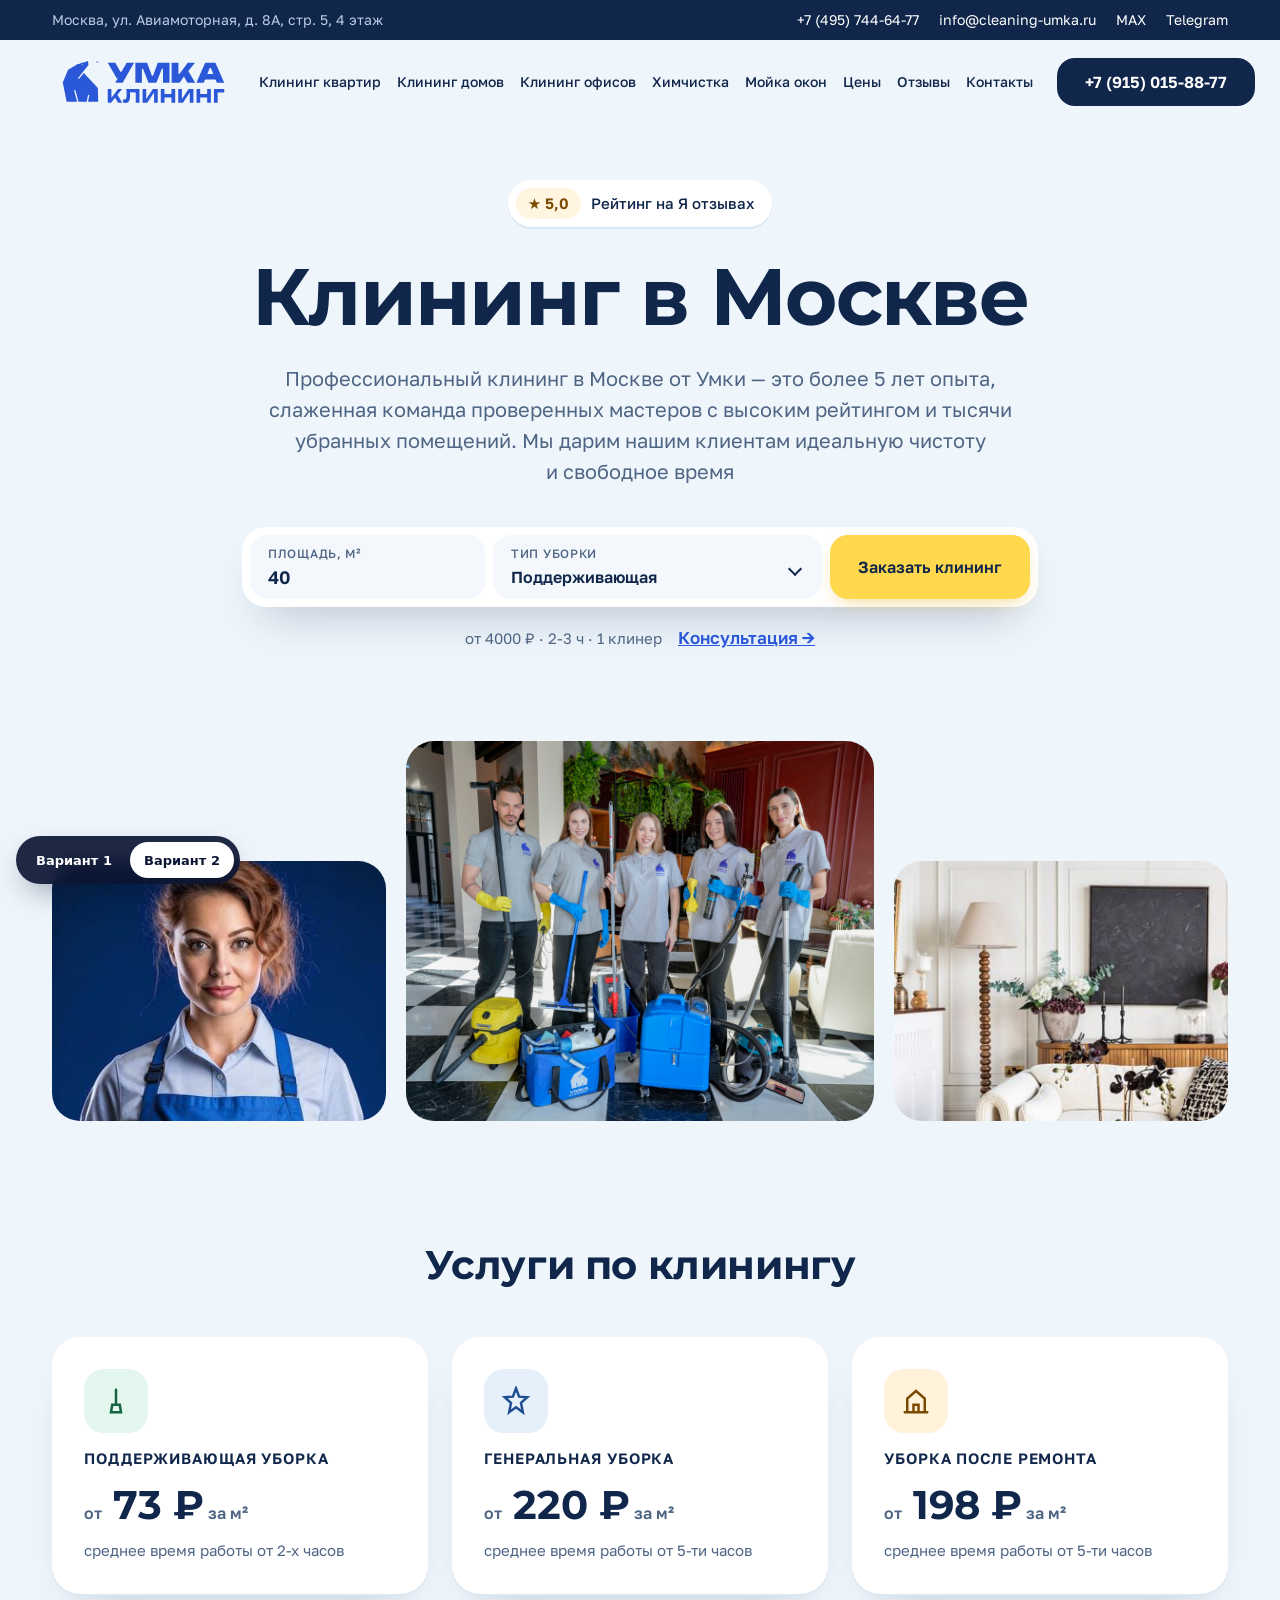
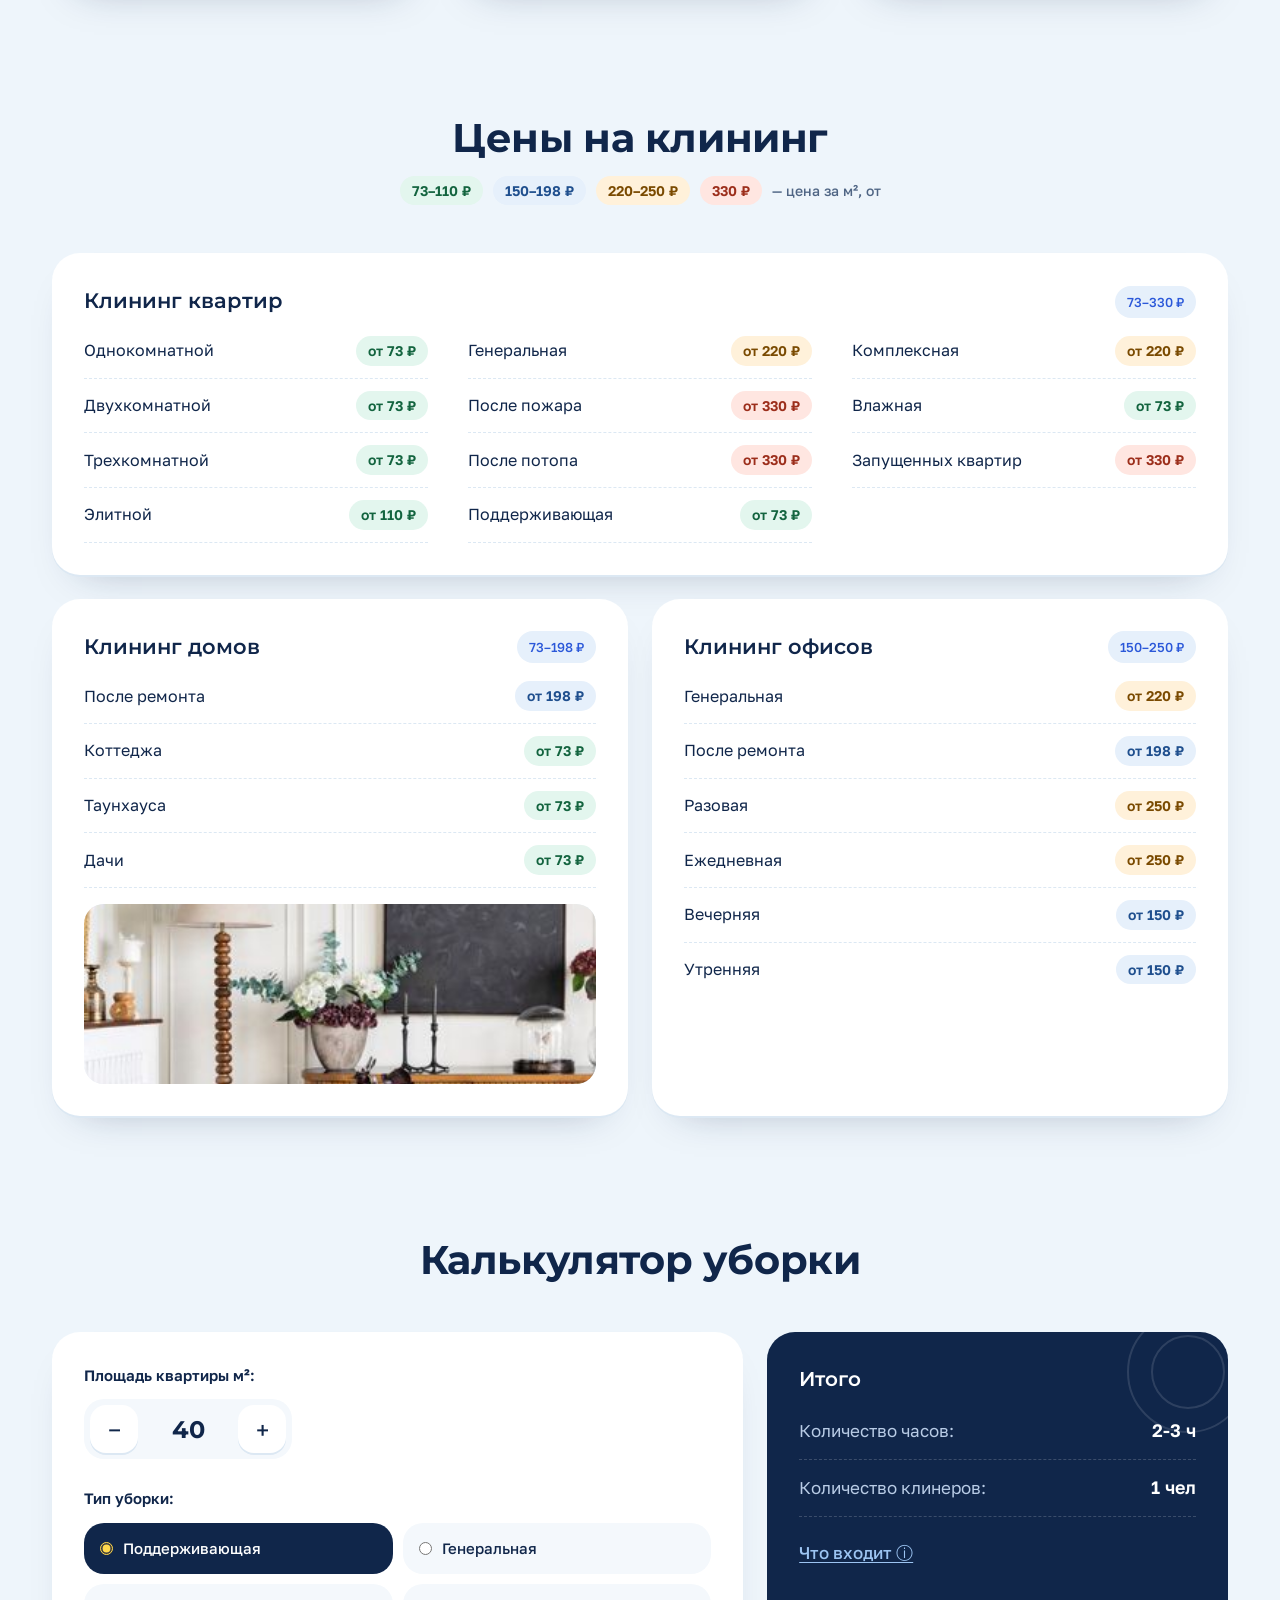
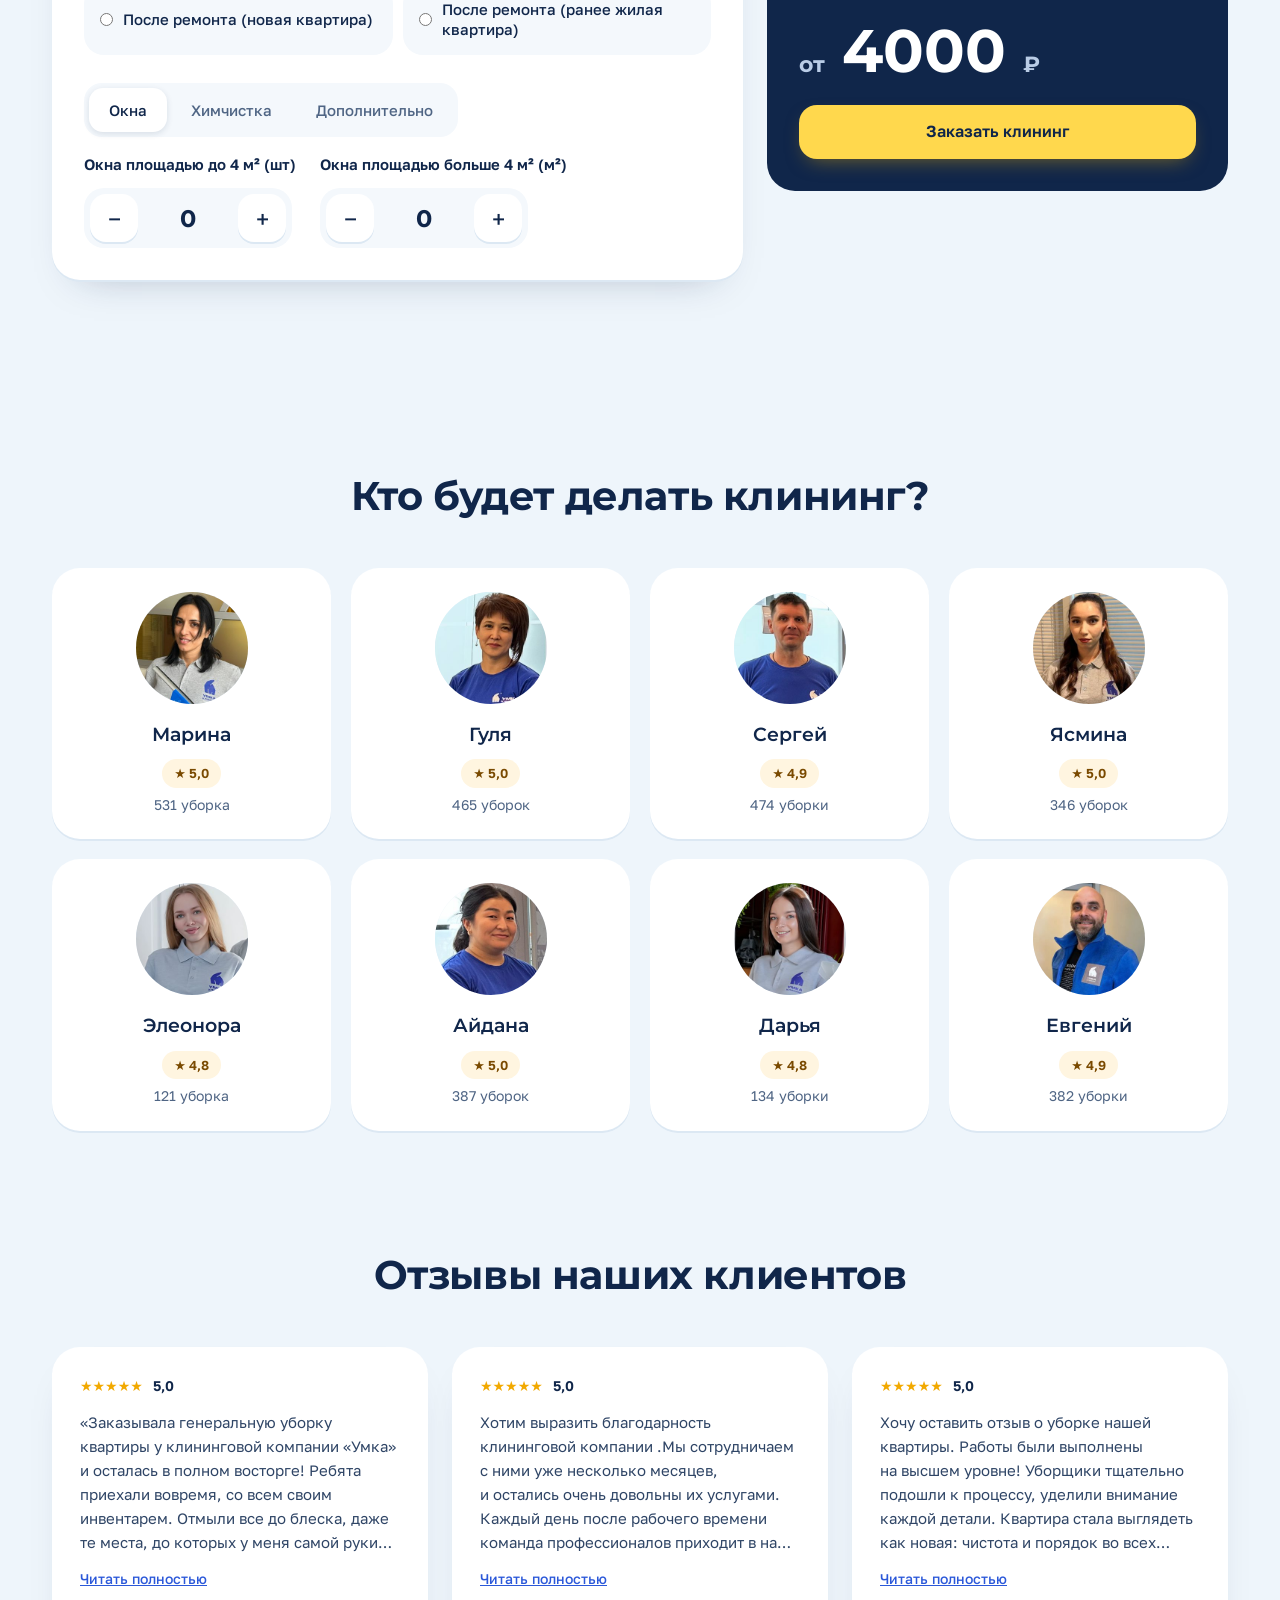
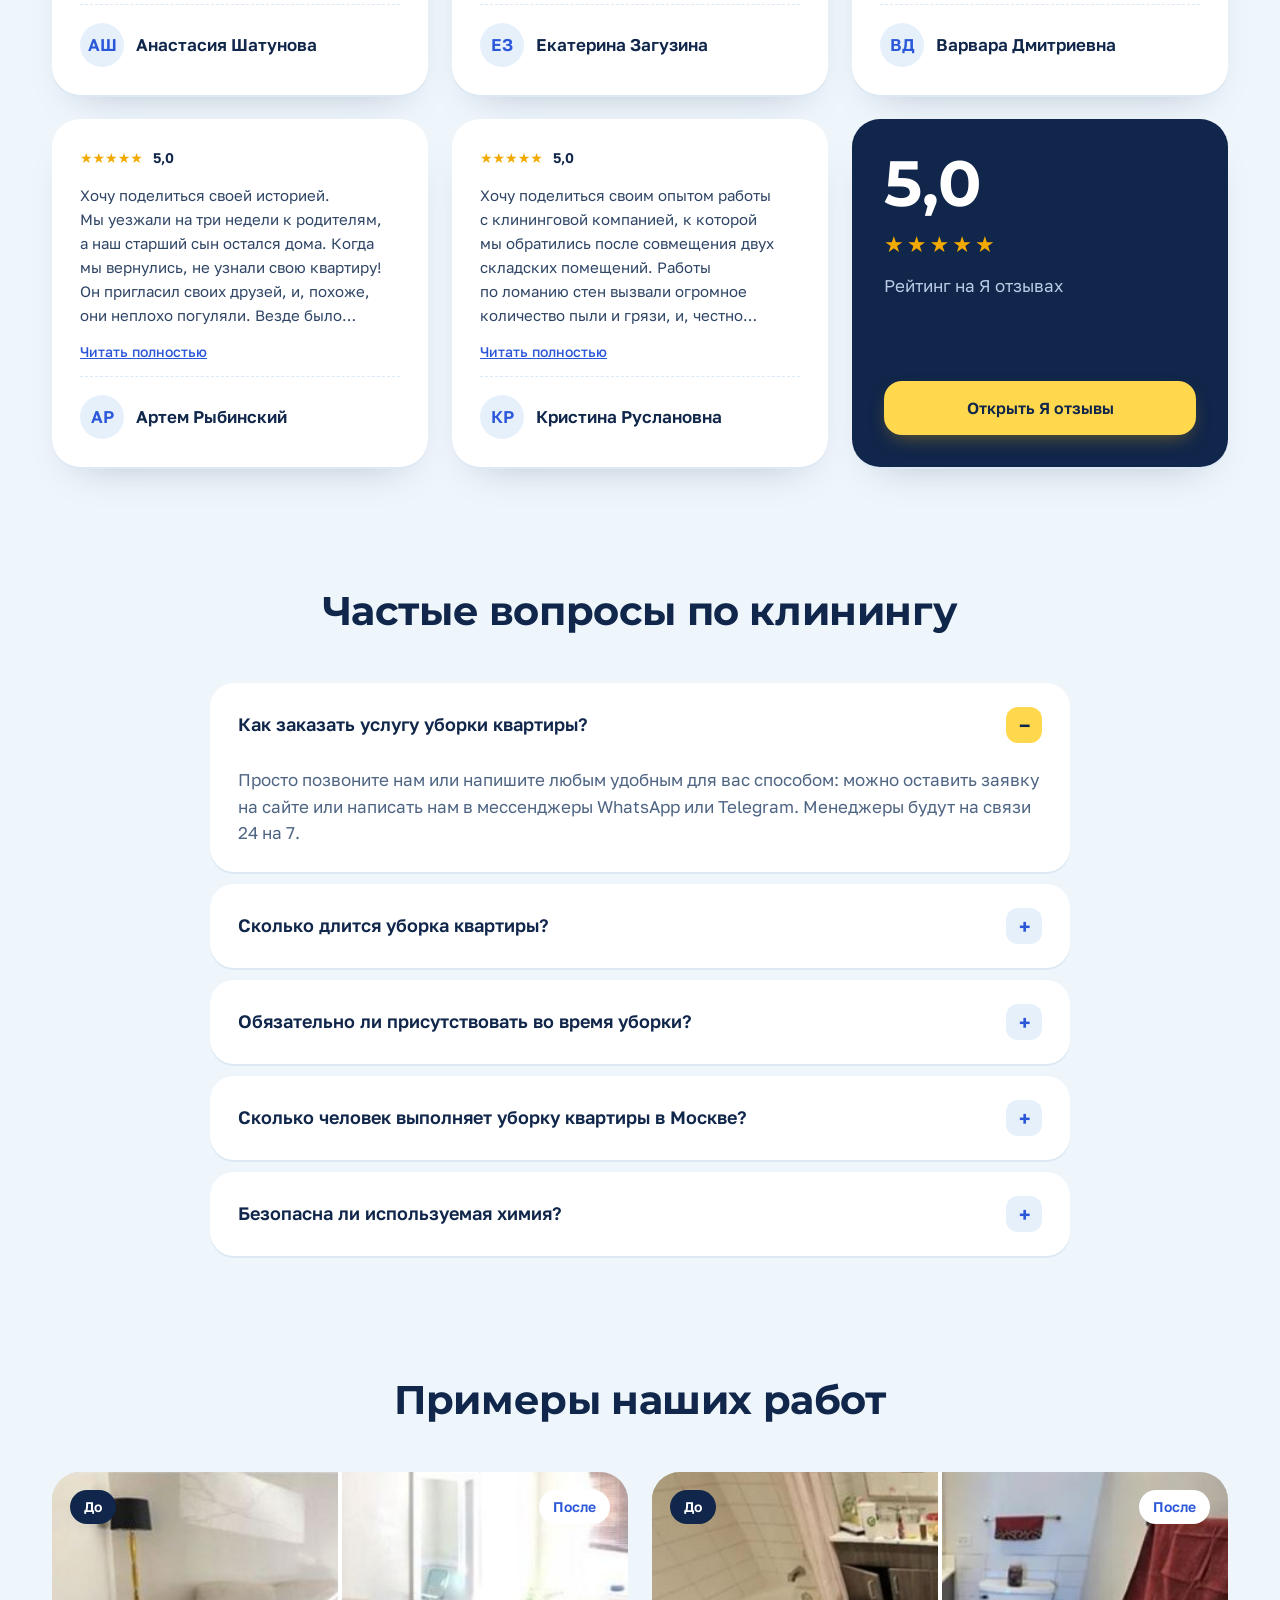
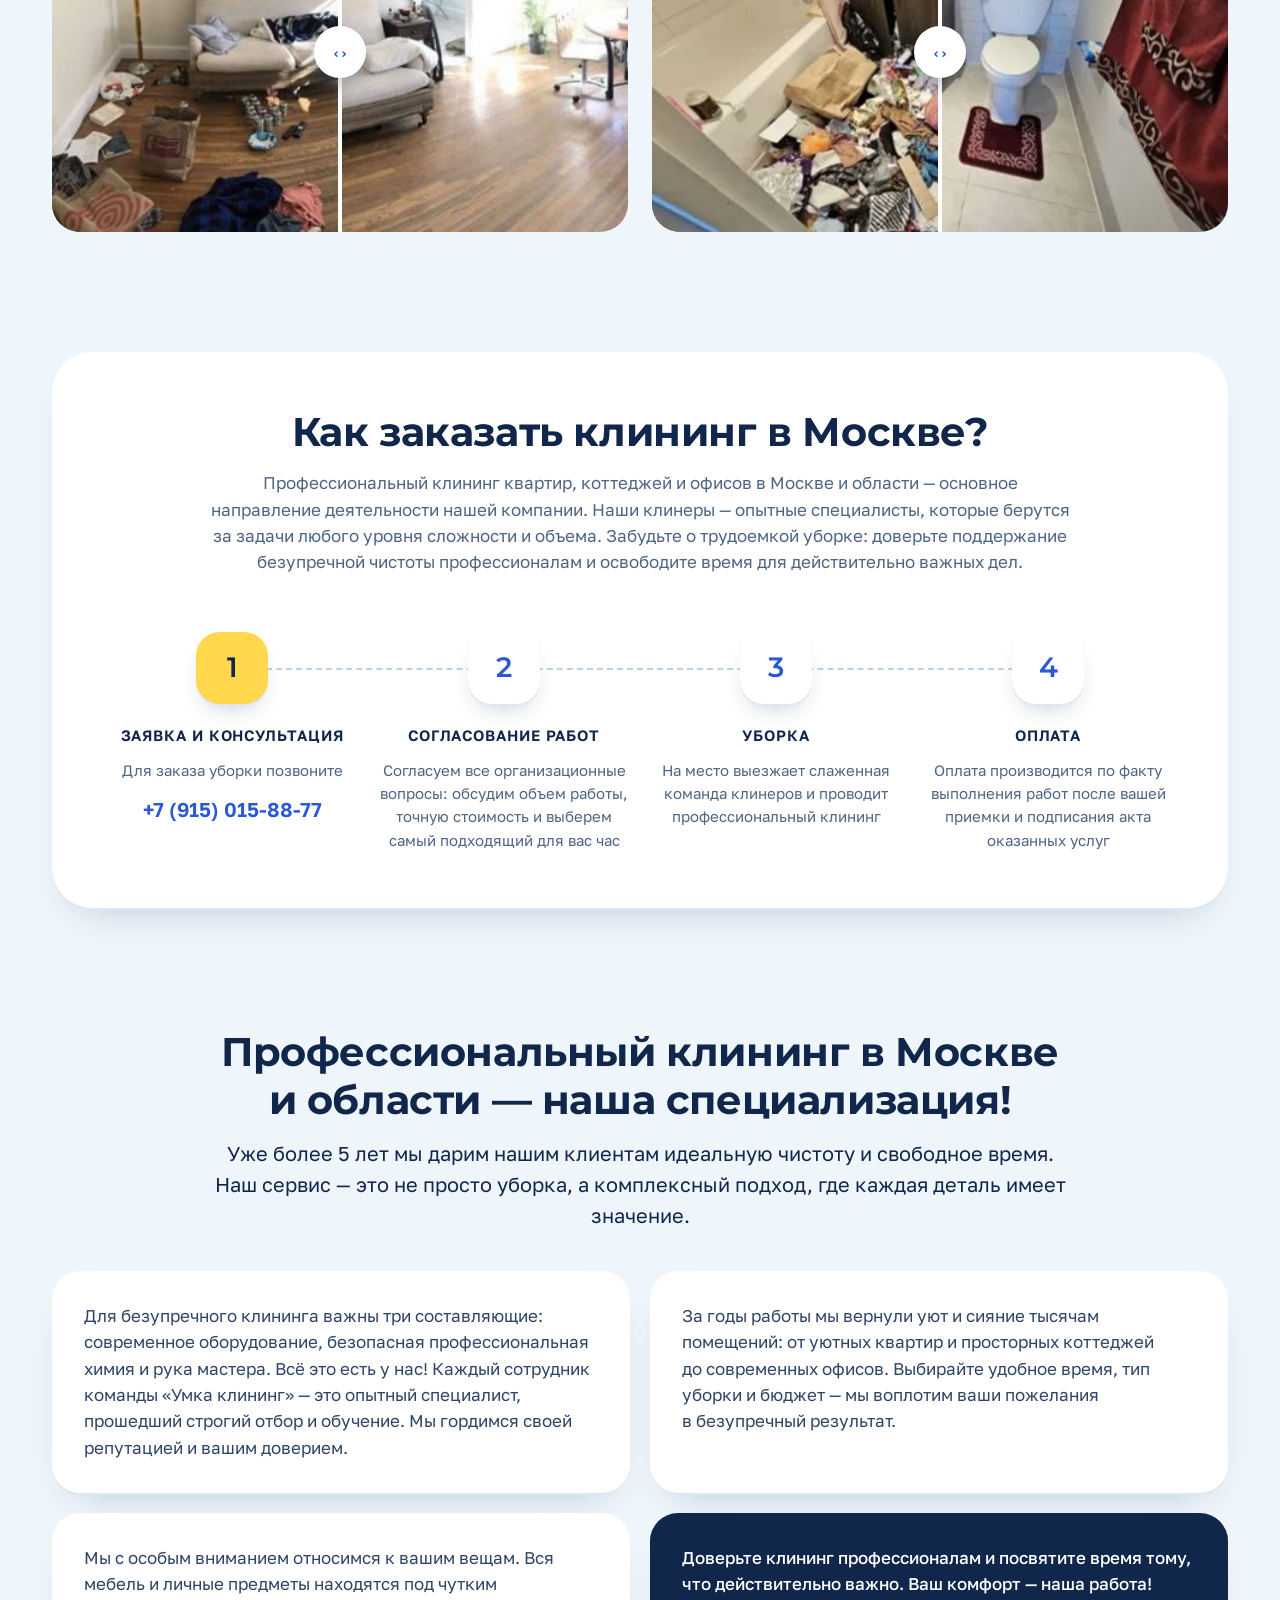
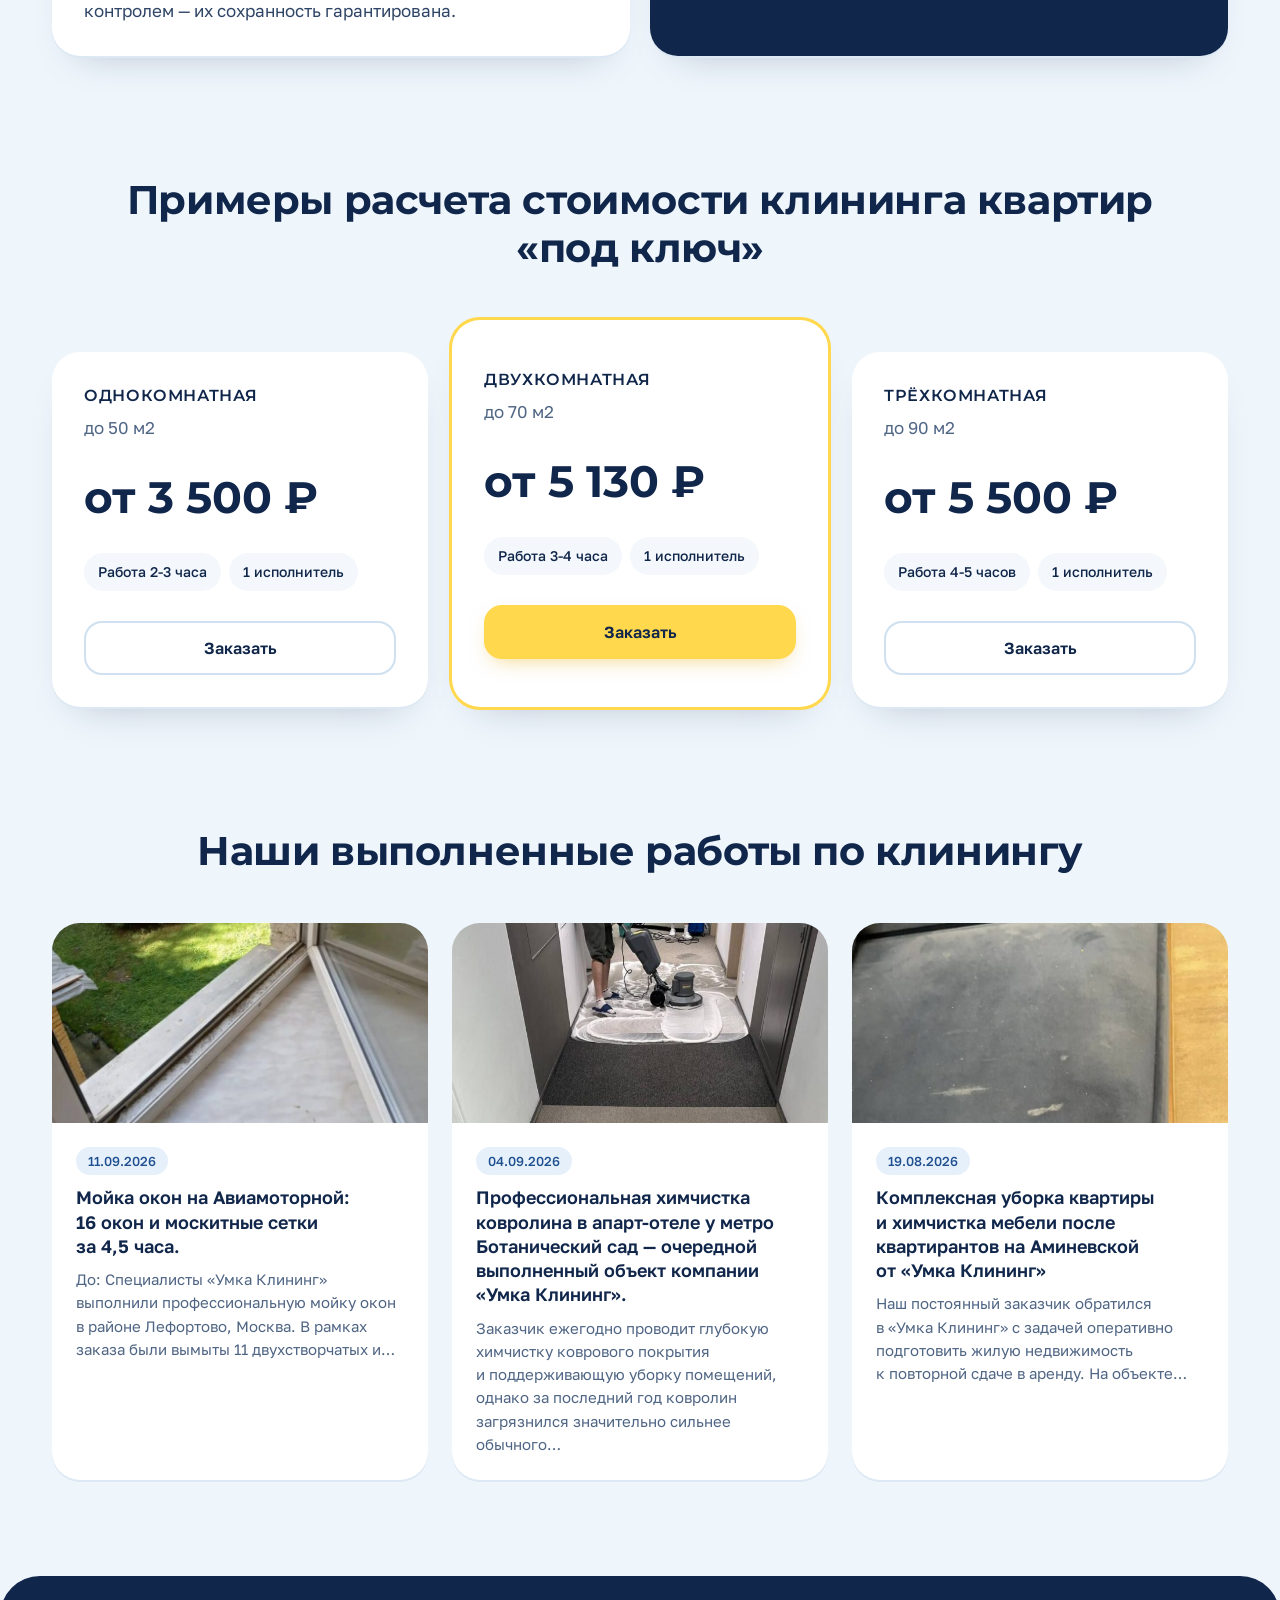
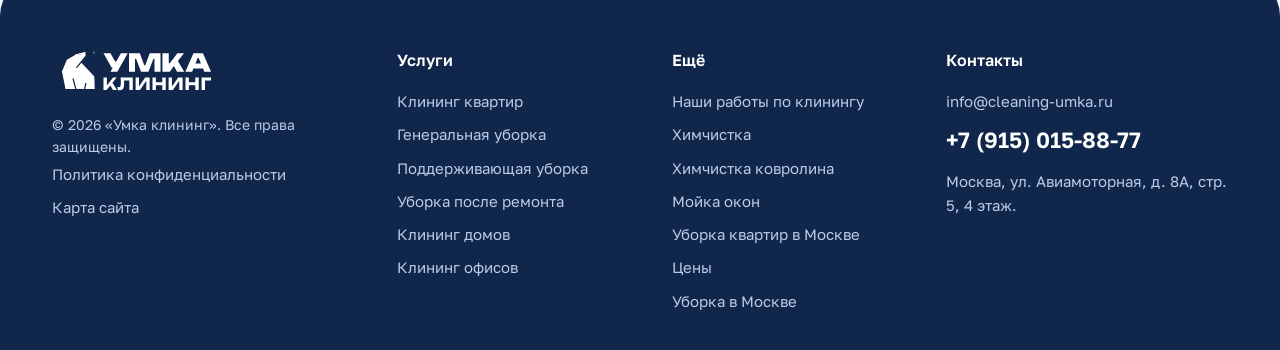
<file: umka/v5/index.html>
<!doctype html>
<html lang="ru">
<head>
<meta charset="utf-8">
<meta name="robots" content="noindex, nofollow">
<title>Умка — вариант 2</title>
<meta http-equiv="refresh" content="0; url=../v2/">
<link rel="canonical" href="../v2/">
<script>window.location.replace('../v2/' + window.location.hash);</script>
</head>
<body>
<p>Страница переехала: <a href="../v2/">вариант 2</a></p>
</body>
</html>
</file>
<file: umka/assets/css/forms.css>
/* Order form modal — shared by all versions */
body[data-version="v1"]{--of-font:'Onest',system-ui,sans-serif;--of-ink:#0E1A3A;--of-muted:#4A5778;--of-line:#E3E8F3;--of-accent:#2B58D9;--of-cta:#FFB020;--of-cta-hover:#FFC24D;--of-cta-ink:#0E1A3A;--of-radius:20px;--of-field:#F4F6FB}
body[data-version="v2"]{--of-font:'Golos Text',system-ui,sans-serif;--of-ink:#10264A;--of-muted:#4F6584;--of-line:#DCE8F3;--of-accent:#2B58D9;--of-cta:#FFD84D;--of-cta-hover:#FFCB1F;--of-cta-ink:#10264A;--of-radius:28px;--of-field:#F4F8FC}
.order-modal{position:fixed;inset:0;z-index:1000;display:flex;align-items:center;justify-content:center;padding:16px;font-family:var(--of-font)}
.order-modal[hidden]{display:none}
.order-backdrop{position:absolute;inset:0;background:rgba(10,20,50,.55)}
.order-box{position:relative;width:100%;max-width:460px;max-height:calc(100vh - 32px);overflow:auto;box-sizing:border-box;background:#fff;color:var(--of-ink);border-radius:var(--of-radius);padding:36px 32px 28px;box-shadow:0 30px 80px -20px rgba(10,20,50,.5)}
.order-close{position:absolute;top:12px;right:12px;width:44px;height:44px;border:0;border-radius:50%;background:var(--of-field);color:var(--of-ink);font-size:24px;line-height:1;cursor:pointer}
.order-close:hover{background:var(--of-line)}
.order-title{margin:0 0 8px;font-size:26px;font-weight:700;line-height:1.2;padding-right:40px}
.order-lead{margin:0 0 24px;color:var(--of-muted);font-size:15px}
.order-form{display:flex;flex-direction:column;gap:14px}
.order-field{display:flex;flex-direction:column;gap:6px;font-size:14px;font-weight:500;color:var(--of-muted)}
.order-field input{min-height:52px;border:1.5px solid var(--of-line);border-radius:14px;padding:0 16px;font:inherit;font-size:17px;font-weight:400;color:var(--of-ink);background:var(--of-field)}
.order-field input:focus{outline:none;border-color:var(--of-accent);background:#fff}
.order-field input[aria-invalid="true"]{border-color:#C0392B}
.order-details{font-size:13px;line-height:1.5;color:var(--of-muted);background:var(--of-field);border-radius:14px;padding:12px 14px;white-space:pre-line}
.order-agree{display:flex;gap:10px;align-items:flex-start;font-size:13px;color:var(--of-muted);cursor:pointer}
.order-agree input{width:18px;height:18px;margin:1px 0 0;accent-color:var(--of-accent);flex-shrink:0}
.order-submit{min-height:54px;border:0;border-radius:14px;background:var(--of-cta);color:var(--of-cta-ink);font:inherit;font-size:16px;font-weight:600;cursor:pointer;margin-top:6px}
.order-submit:hover{background:var(--of-cta-hover)}
.order-submit:disabled{opacity:.6;cursor:default}
.order-status{margin:0;font-size:14px;min-height:20px;color:var(--of-muted)}
.order-status.is-error{color:#C0392B}
.order-status.is-ok{color:#1E7A45}
body.order-open{overflow:hidden}
</file>
<file: umka/assets/css/version-switcher.css>
/* Design version switcher — fixed in the bottom-left corner */
.version-switcher{position:fixed;left:16px;bottom:16px;z-index:900;display:flex;align-items:center;gap:4px;padding:6px;border-radius:999px;background:rgba(12,22,52,.92);box-shadow:0 12px 32px -12px rgba(12,22,52,.6);font-family:system-ui,-apple-system,'Segoe UI',sans-serif;font-size:13px;line-height:1;-webkit-backdrop-filter:blur(8px);backdrop-filter:blur(8px)}
.version-switcher__link{display:inline-flex;align-items:center;min-height:36px;padding:0 14px;border-radius:999px;color:#fff;text-decoration:none;font-weight:600;white-space:nowrap}
.version-switcher__link:hover{background:rgba(255,255,255,.12);color:#fff}
.version-switcher__link.is-active{background:#fff;color:#0C1634}
.version-switcher__link:focus-visible{outline:2px solid #FFB020;outline-offset:2px}
@media (max-width:600px){.version-switcher{left:8px;bottom:8px}}
@media print{.version-switcher{display:none}}
</file>
<file: umka/v1/calculator.css>
/* Calculator — interactive parts, variant 1 */
.calc-slot{min-height:640px}
.calc-form{display:flex;flex-direction:column;gap:28px}
.step input::-webkit-outer-spin-button,.step input::-webkit-inner-spin-button{-webkit-appearance:none;margin:0}
.step input{-moz-appearance:textfield}
.step button:hover{color:#1C3FA8;background:#F0F4FF}
.step.sm{padding:4px;border-radius:12px}
.step.sm button{width:36px;height:36px;font-size:18px}
.step.sm input{width:52px;font-size:17px}
.seg input{accent-color:#2B58D9}
.seg label:hover{box-shadow:inset 0 0 0 1.5px #9DB5FF}
.seg label.on:hover{box-shadow:inset 0 0 0 2px #2B58D9}
.acc-h:hover{color:#2B58D9}
.acc-x{display:inline-flex;align-items:center;justify-content:center;width:32px;height:32px;border-radius:50%;background:#F0F4FF;color:#2B58D9;font-size:20px;font-weight:500}
.acc-b{padding:20px 0 24px;border-bottom:1px solid #EEF1F7}
.acc-row{display:flex;gap:24px;flex-wrap:wrap}
.calc-dry{padding:0}
.chip{cursor:pointer;min-height:24px;box-shadow:inset 0 0 0 1.5px transparent;transition:box-shadow .15s,background .15s}
.chip input{accent-color:#2B58D9;margin:0}
.chip:has(input:checked){background:#E6EDFF;box-shadow:inset 0 0 0 1.5px #2B58D9}
.ext-row{display:flex;justify-content:space-between;align-items:center;gap:16px;padding:10px 0;border-bottom:1px solid #EEF1F7;min-height:44px}
.ext-row:last-child{border-bottom:0}
.ext-row label{display:flex;align-items:center;gap:10px;cursor:pointer;font-size:15px}
.ext-row input[type=checkbox]{width:18px;height:18px;accent-color:#2B58D9;margin:0}
.info-toggle{background:none;border:0;padding:0;font:inherit;color:#9DB5FF;text-decoration:underline;text-underline-offset:3px;cursor:pointer;min-height:44px}
.info-toggle:hover{color:#fff}
.info-box{font-size:13px;line-height:1.55;color:#C9D3EE;max-height:280px;overflow:auto;padding:4px 4px 8px 0}
.info-box span{color:#fff;font-weight:600}
@media (max-width:600px){.ext-row{flex-wrap:wrap}.acc-row>div{width:100%}}
/* chosen options summary in the price block */
.acc-h>span:first-child{display:inline-flex;align-items:center;gap:8px}
.sec-badge{margin-left:0;display:inline-flex;align-items:center;justify-content:center;min-width:22px;height:22px;padding:0 6px;border-radius:999px;background:#2B58D9;color:#fff;font-style:normal;font-size:12px;font-weight:600;box-sizing:border-box}
.calc-picked{padding:14px 0 6px;border-bottom:1px solid rgba(255,255,255,.12)}
.calc-picked__title{font-size:13px;color:#9DB5FF;margin-bottom:8px}
.calc-picked__list{list-style:none;margin:0;padding:0;display:flex;flex-direction:column;gap:10px}
.calc-picked__list li{display:flex;justify-content:space-between;gap:16px;font-size:14px;color:#C9D3EE}
.calc-picked__list b{color:#fff;font-weight:500;text-align:right}
.sec-badge[hidden]{display:none}
</file>
<file: umka/assets/css/before-after.css>
/* Interactive before/after comparison */
.ba-slider{--ba-pos:50%;user-select:none;-webkit-user-select:none}
.ba-slider>img.ba-after,.ba-slider>img.ba-before{left:0;right:0;width:100%}
.ba-slider>img.ba-before{z-index:1;clip-path:inset(0 calc(100% - var(--ba-pos)) 0 0)}
.ba-slider .ba-line{left:var(--ba-pos);transform:translateX(-50%);z-index:2;pointer-events:none}
.ba-slider .ba-handle{left:var(--ba-pos);z-index:2;pointer-events:none;transition:transform .15s}
.ba-slider>span:not(.ba-line):not(.ba-handle),.ba-slider>em{z-index:3}
.ba-range{position:absolute;inset:0;z-index:4;width:100%;height:100%;margin:0;opacity:0;cursor:ew-resize;touch-action:pan-y;-webkit-appearance:none;appearance:none;background:transparent}
.ba-range::-webkit-slider-thumb{-webkit-appearance:none;width:64px;height:100%;cursor:ew-resize}
.ba-range::-moz-range-thumb{width:64px;height:100%;border:0;cursor:ew-resize}
.ba-slider:hover .ba-handle{transform:translate(-50%,-50%) scale(1.08)}
.ba-slider:focus-within .ba-handle{outline:3px solid #FFB020;outline-offset:3px}
</file>
<file: umka/assets/css/reveal.css>
/* Staggered reveal on scroll.
   html.reveal-on is set by an inline script in <head> (before the first paint),
   html.reveal-ready and the item classes are set by reveal.js. */
:root{--reveal-ease:cubic-bezier(0.23, 1, 0.32, 1)}
/* until reveal.js has marked the items, keep sections hidden so nothing flashes */
.reveal-on:not(.reveal-ready) .p > section,
.reveal-on:not(.reveal-ready) .p > footer{opacity:0}
/* hiding is instant; the transition lives only on .is-in, so items animate in, never out */
.reveal-on .reveal-item{opacity:0;transform:translateY(28px)}
.reveal-on .reveal-item.is-in{opacity:1;transform:none;transition:opacity 700ms var(--reveal-ease),transform 700ms var(--reveal-ease);transition-delay:calc(var(--reveal-i, 0) * 70ms)}
@media (prefers-reduced-motion:reduce){
  .reveal-on .reveal-item{transform:none}
  .reveal-on .reveal-item.is-in{transition:opacity 300ms ease;transition-delay:calc(var(--reveal-i, 0) * 30ms)}
}
@media print{.reveal-on .reveal-item,.reveal-on .p > section,.reveal-on .p > footer{opacity:1 !important;transform:none !important}}
</file>
<file: umka/assets/css/sticky-header.css>
/* Sticky header: the main header row sticks to the top, the thin contacts bar scrolls away */
.site-header{position:sticky;top:0;z-index:50;transition:box-shadow 200ms ease,background-color 200ms ease}
body[data-version="v1"] .site-header{background:#fff}
body[data-version="v2"] .site-header{background:rgba(238,245,251,.92);-webkit-backdrop-filter:blur(12px);backdrop-filter:blur(12px)}
html.is-scrolled .site-header{box-shadow:0 1px 0 rgba(16,38,74,.06),0 10px 30px -18px rgba(16,38,74,.35)}
/* anchors land below the sticky header */
section[id],footer[id]{scroll-margin-top:96px}
/* overflow:hidden on an ancestor breaks position:sticky; clip keeps the same guard against sideways scroll */
.p{overflow-x:clip}
</file>
<file: umka/v2/calculator.css>
/* Calculator and quick form — interactive parts, variant 5 */
.calc-slot{min-height:620px}
.qc-slot{min-height:150px}
.calc-form{display:flex;flex-direction:column;gap:28px}
.step input::-webkit-outer-spin-button,.step input::-webkit-inner-spin-button,.qc input::-webkit-outer-spin-button,.qc input::-webkit-inner-spin-button{-webkit-appearance:none;margin:0}
.step input,.qc input{-moz-appearance:textfield}
.step button:hover{background:#E6F0FB;color:#2B58D9}
.step.sm{padding:4px;border-radius:16px}
.step.sm button{width:36px;height:36px;border-radius:12px;font-size:18px}
.step.sm input{width:52px;font-size:18px}
.types label:hover{box-shadow:inset 0 0 0 1.5px #9CC4F2}
.types label.on:hover{box-shadow:none}
.seg button:hover{color:#10264A}
.tab-panel{margin-top:16px}
.win-row{display:flex;gap:24px;flex-wrap:wrap}
.items.calc-dry{margin-top:0}
.items label:has(input:checked){box-shadow:inset 0 0 0 2px #2B58D9;background:#F4F8FC}
.ext-list{display:flex;flex-direction:column}
.ext-row{display:flex;justify-content:space-between;align-items:center;gap:16px;padding:10px 0;border-bottom:1.5px dashed #DCE8F3;min-height:44px}
.ext-row:last-child{border-bottom:0}
.ext-row label{display:flex;align-items:center;gap:10px;cursor:pointer;font-size:15px}
.ext-row input[type=checkbox]{width:18px;height:18px;accent-color:#2B58D9;margin:0}
.info-toggle{background:none;border:0;padding:0;font:inherit;font-weight:500;color:#9CC4F2;text-decoration:underline;text-underline-offset:3px;cursor:pointer;min-height:44px}
.info-toggle:hover{color:#fff}
.info-box{font-size:13px;line-height:1.55;color:#B9CCE6;max-height:280px;overflow:auto;padding:4px 4px 8px 0}
.info-box span{color:#fff;font-weight:600}
.qc select{cursor:pointer;width:100%}
@media (max-width:600px){.ext-row{flex-wrap:wrap}.win-row>div{width:100%}}
/* chosen options summary in the price block */
.sec-badge{display:inline-flex;align-items:center;justify-content:center;min-width:20px;height:20px;padding:0 6px;margin-left:4px;border-radius:999px;background:#2B58D9;color:#fff;font-style:normal;font-size:12px;font-weight:600;box-sizing:border-box;vertical-align:1px}
.calc-picked{padding:14px 0 6px;border-bottom:1.5px dashed rgba(255,255,255,.18)}
.calc-picked__title{font-size:13px;color:#9CC4F2;margin-bottom:8px}
.calc-picked__list{list-style:none;margin:0;padding:0;display:flex;flex-direction:column;gap:10px}
.calc-picked__list li{display:flex;justify-content:space-between;gap:16px;font-size:14px;color:#B9CCE6}
.calc-picked__list b{color:#fff;font-weight:500;text-align:right}
/* quick form: the whole field tile is clickable, no focus frame on mouse click */
.qc label{position:relative;min-height:62px;box-sizing:border-box;cursor:pointer;transition:background .15s}
.qc label:hover{background:#EAF2FB}
.qc label:focus-within{background:#fff}
.qc input,.qc select{position:absolute;inset:0;width:100%;height:100%;box-sizing:border-box;padding:28px 18px 8px;border-radius:18px;outline:none;-webkit-appearance:none;-moz-appearance:none;appearance:none;background:transparent;cursor:pointer}
.qc input{cursor:text}
.qc select{padding-right:44px}
.qc input:focus,.qc select:focus,.qc input:focus-visible,.qc select:focus-visible{outline:none;box-shadow:none}
.qc label:has(select)::after{content:"";position:absolute;right:22px;top:50%;width:8px;height:8px;border-right:2px solid #10264A;border-bottom:2px solid #10264A;transform:translateY(-30%) rotate(45deg);pointer-events:none}
/* tabs: badge hidden when nothing is chosen, label stays on one line */
.sec-badge[hidden]{display:none}
.seg button{display:inline-flex;align-items:center;justify-content:center;gap:6px}
.seg .sec-badge{margin-left:0;vertical-align:baseline}
/* quick form: custom dropdown (listbox) in the page style */
.qc-dd{--ease-out:cubic-bezier(0.23, 1, 0.32, 1);position:relative;min-height:62px;border-radius:18px;background:#F4F8FC;transition:background .15s}
.qc-dd__cap{position:absolute;left:18px;top:10px;font-size:12px;font-weight:500;color:#4F6584;text-transform:uppercase;letter-spacing:.06em;pointer-events:none}
.qc-dd__btn{position:absolute;inset:0;width:100%;box-sizing:border-box;padding:28px 46px 8px 18px;border:0;border-radius:18px;background:transparent;font-family:inherit;font-size:16px;font-weight:600;color:#10264A;text-align:left;cursor:pointer;outline:none;white-space:nowrap;overflow:hidden;text-overflow:ellipsis}
.qc-dd__btn:focus-visible{box-shadow:inset 0 0 0 2px #2B58D9}
.qc-dd::after{content:"";position:absolute;right:22px;top:50%;width:8px;height:8px;border-right:2px solid #10264A;border-bottom:2px solid #10264A;transform:translateY(-30%) rotate(45deg);pointer-events:none;transition:transform 180ms var(--ease-out)}
.qc-dd[data-open]::after{transform:translateY(10%) rotate(-135deg)}
.qc-dd[data-open]{background:#fff}
.qc-dd__list{position:absolute;z-index:30;top:calc(100% + 8px);left:0;min-width:100%;width:max-content;max-width:min(420px,calc(100vw - 32px));box-sizing:border-box;margin:0;padding:6px;list-style:none;background:#fff;border-radius:20px;box-shadow:0 0 0 1px #DCE8F3,0 24px 48px -16px rgba(16,38,74,.35);transform-origin:top center;opacity:0;transform:translateY(-4px) scale(.97);visibility:hidden;pointer-events:none;outline:none;transition:opacity 150ms var(--ease-out),transform 150ms var(--ease-out),visibility 0s linear 150ms}
.qc-dd[data-open] .qc-dd__list{opacity:1;transform:none;visibility:visible;pointer-events:auto;transition:opacity 180ms var(--ease-out),transform 180ms var(--ease-out),visibility 0s}
.qc-dd__opt{position:relative;display:flex;align-items:center;min-height:44px;padding:10px 16px 10px 42px;border-radius:14px;font-size:15px;font-weight:500;color:#10264A;text-transform:none;letter-spacing:0;cursor:pointer;white-space:nowrap}
.qc-dd__opt.is-active{background:#F4F8FC}
.qc-dd__opt[aria-selected="true"]{color:#2B58D9;font-weight:600}
.qc-dd__opt[aria-selected="true"]::before{content:"";position:absolute;left:18px;top:50%;width:10px;height:5px;border-left:2px solid #2B58D9;border-bottom:2px solid #2B58D9;transform:translateY(-70%) rotate(-45deg)}
@media (hover:hover) and (pointer:fine){.qc-dd:not([data-open]):hover{background:#EAF2FB}}
@media (prefers-reduced-motion:reduce){.qc-dd__list,.qc-dd[data-open] .qc-dd__list{transform:none}.qc-dd::after{transition:none}}
</file>
